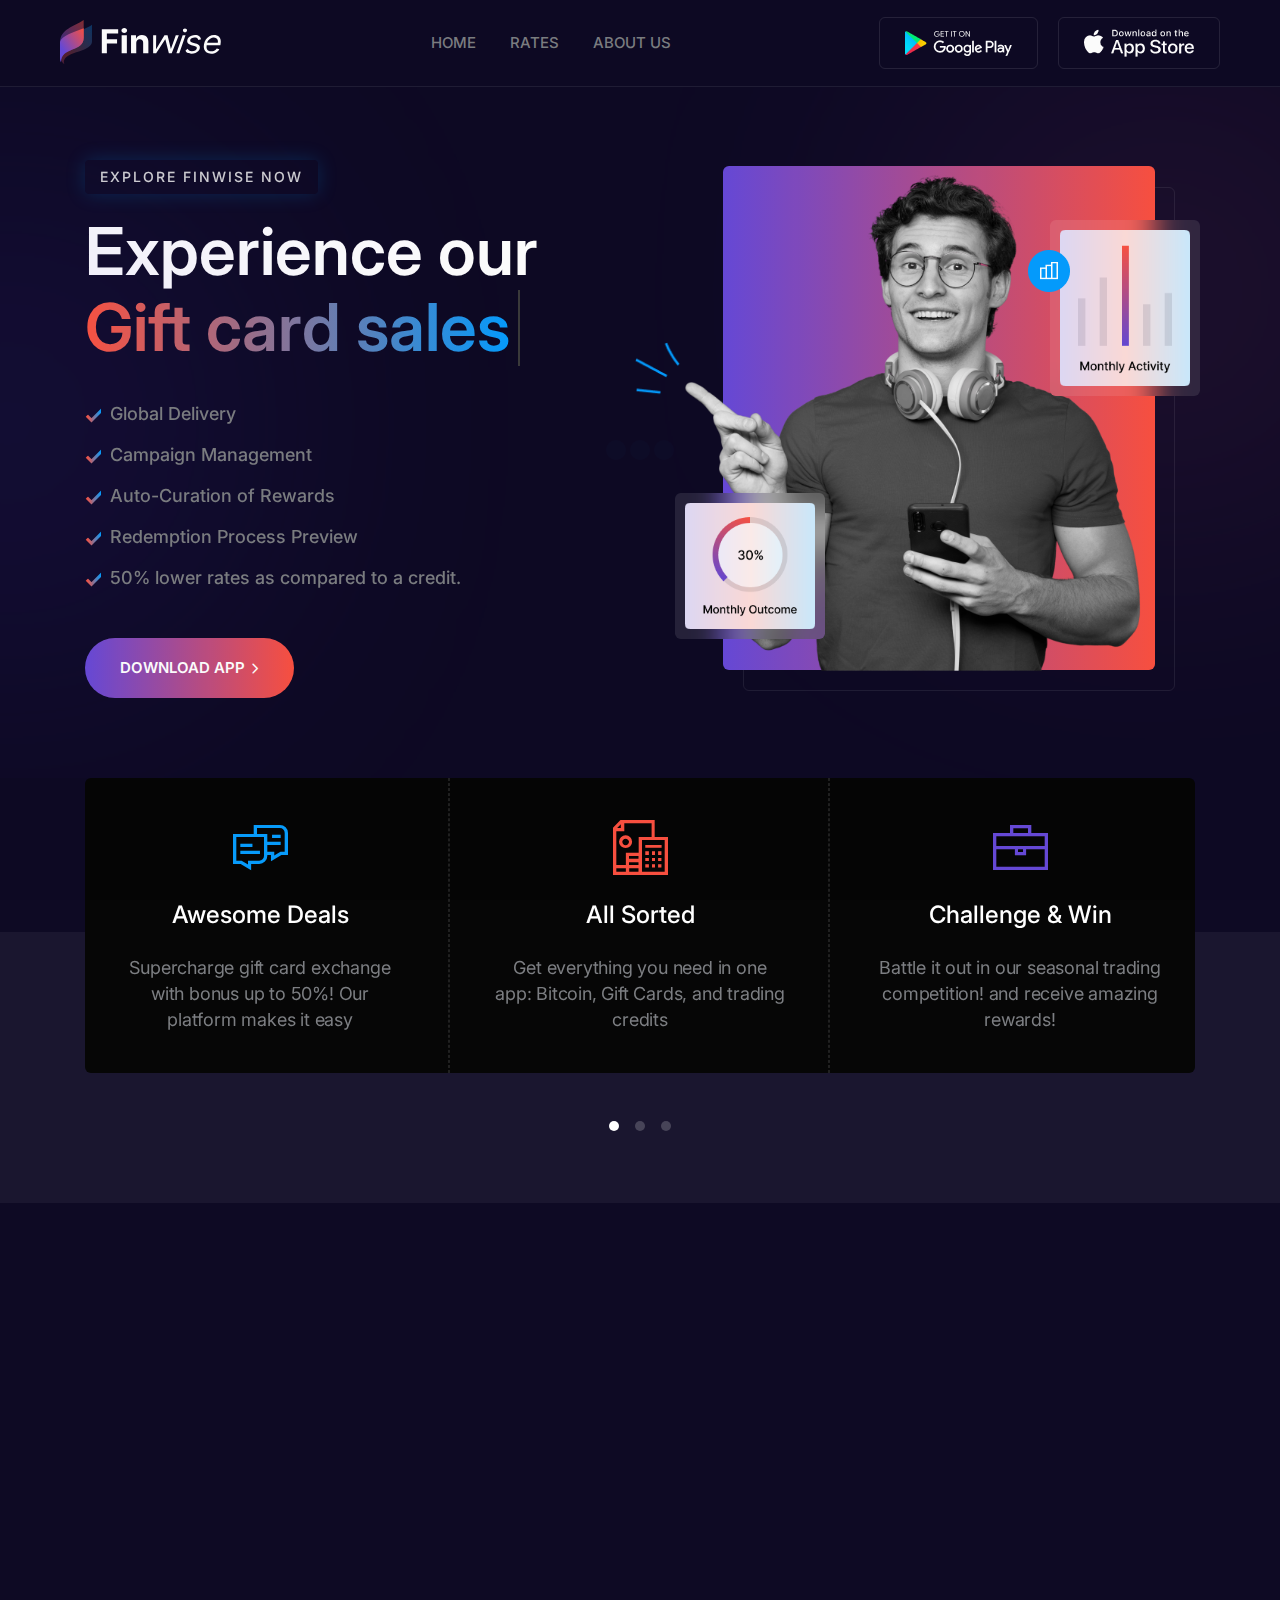
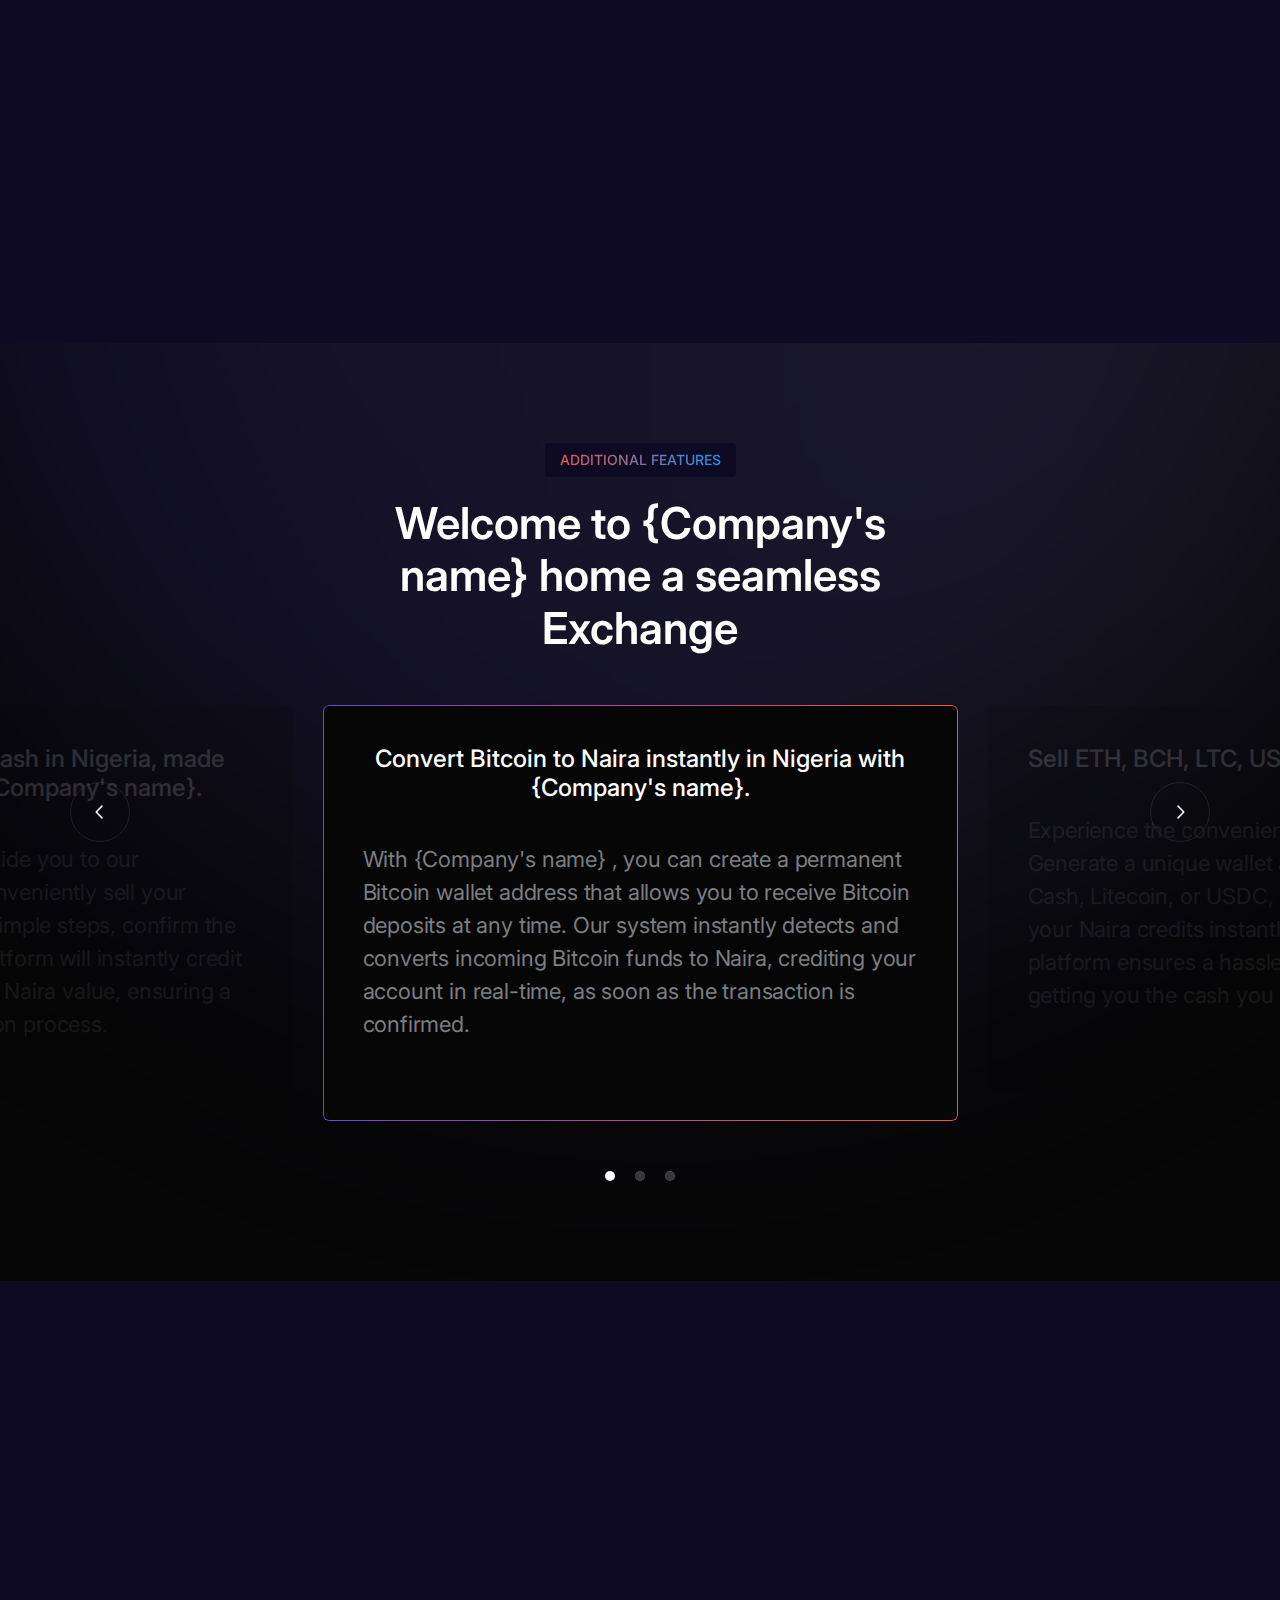
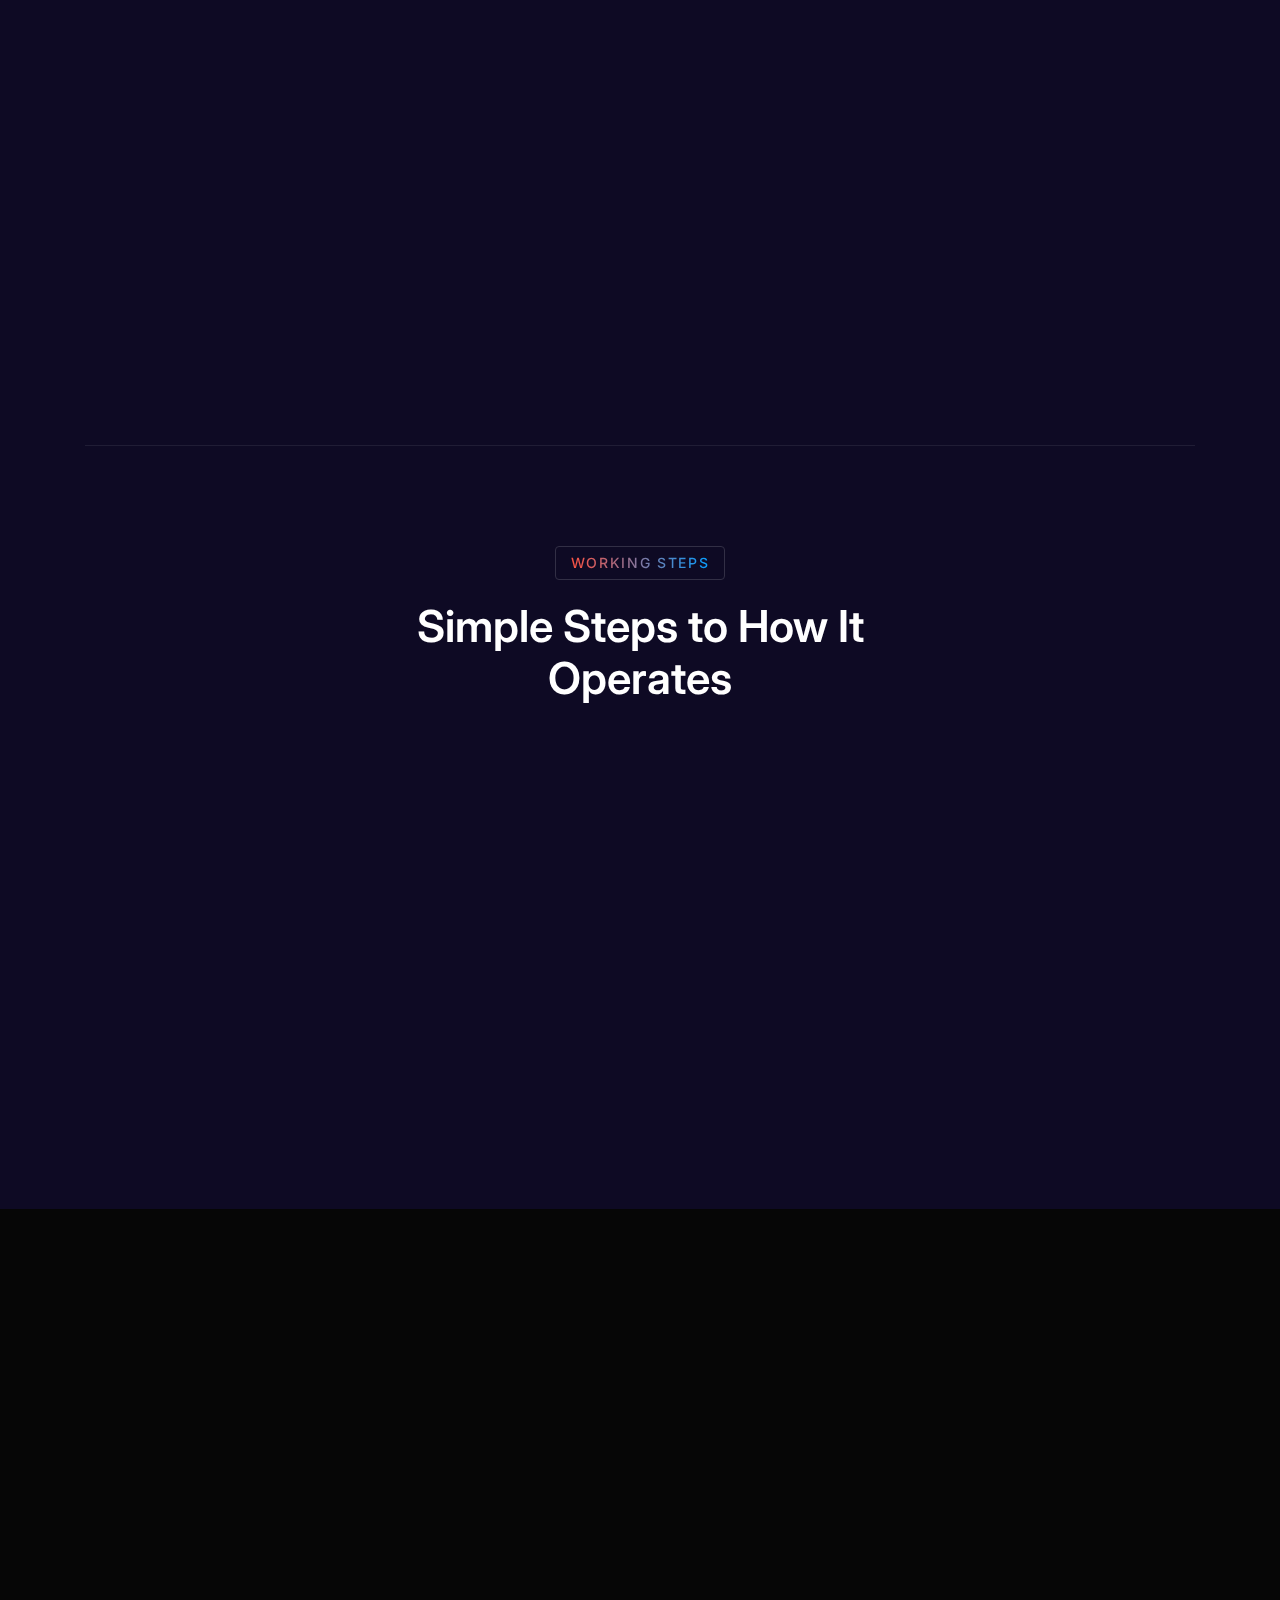
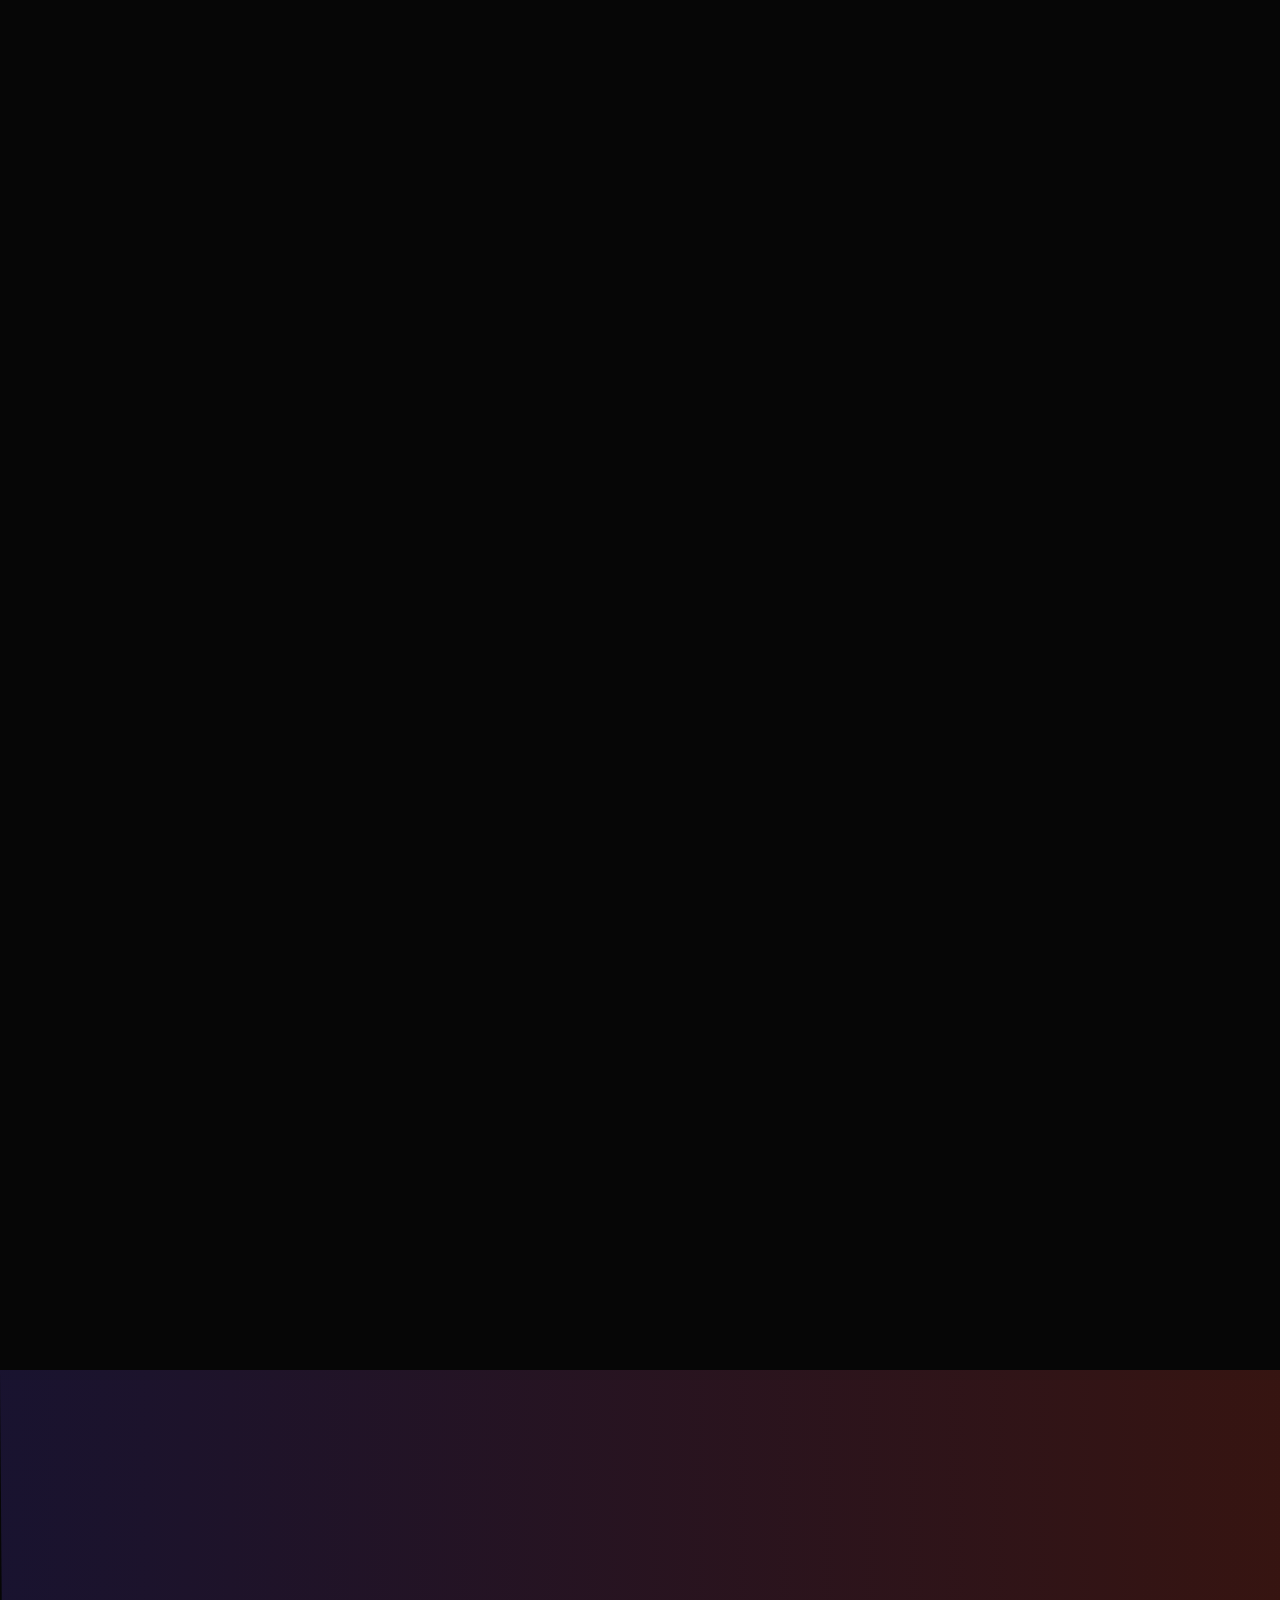
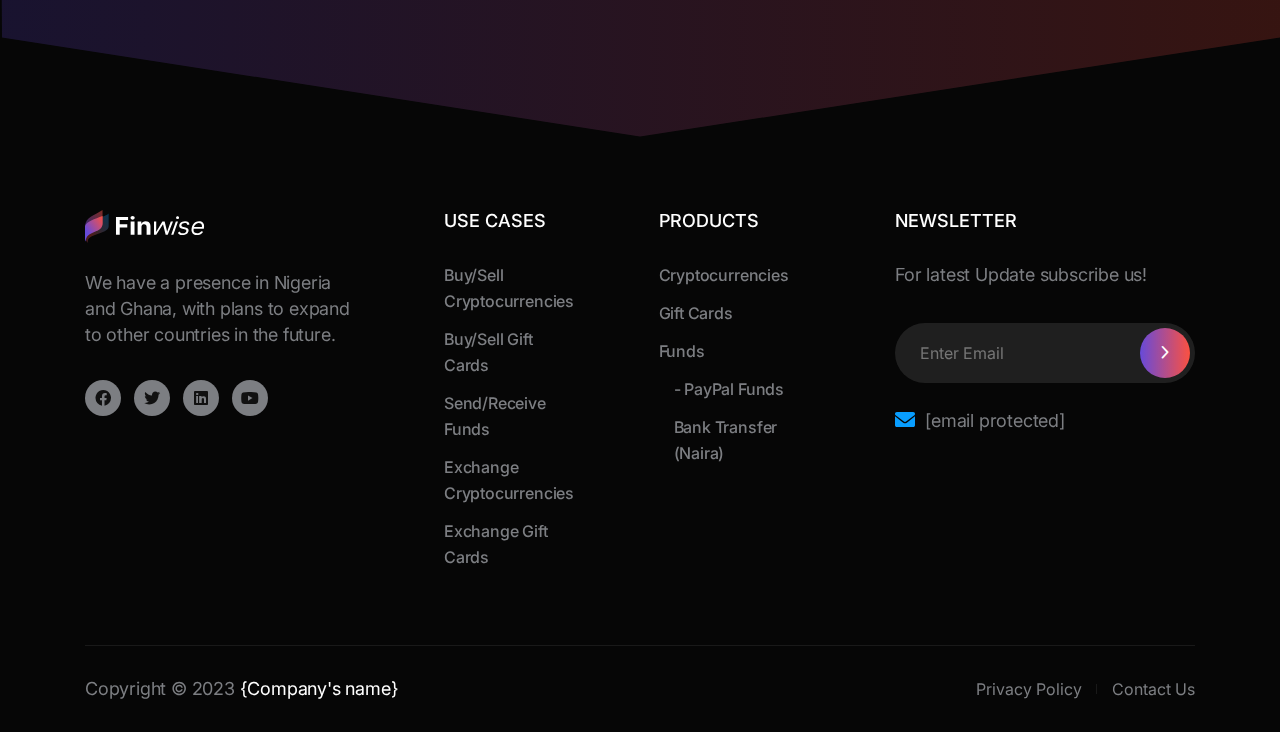
<file: index.html>
<!doctype html>
<html class="no-js" lang="zxx">


<!-- Mirrored from html.bdevs.net/finwise-prev/personal-loan.html by HTTrack Website Copier/3.x [XR&CO'2014], Fri, 07 Jun 2024 18:21:09 GMT -->
<head>
    <meta charset="utf-8">
    <meta http-equiv="x-ua-compatible" content="ie=edge">
    <title>Finwise - Online Banking & Finance HTML5 Template</title>
    <meta name="description" content="">
    <meta name="viewport" content="width=device-width, initial-scale=1">
    <!-- Place favicon.ico in the root directory -->
    <link rel="shortcut icon" type="image/x-icon" href="assets/imgs/favicon.svg">
    <!-- CSS here -->
    <link rel="stylesheet" href="assets/css/vendor/bootstrap.min.css">
    <link rel="stylesheet" href="assets/css/vendor/animate.min.css">
    <link rel="stylesheet" href="assets/css/plugins/swiper.min.css">
    <link rel="stylesheet" href="assets/css/plugins/slick.css">
    <link rel="stylesheet" href="assets/css/vendor/magnific-popup.css">
    <link rel="stylesheet" href="assets/css/vendor/fontawesome-pro.css">
    <link rel="stylesheet" href="assets/css/vendor/flaticon_finwise.css">
    <link rel="stylesheet" href="assets/css/vendor/spacing.css">
    <link rel="stylesheet" href="assets/css/main.css">
</head>

<body>

    <!--[if lte IE 9]>
      <p class="browserupgrade">You are using an <strong>outdated</strong> browser. Please <a href="https://browsehappy.com/">upgrade your browser</a> to improve your experience and security.</p>
      <![endif]-->

    <!-- Preloder start -->
    <div id="preloader">
        <div class="sk-three-bounce">
            <div class="sk-child sk-bounce1"></div>
            <div class="sk-child sk-bounce2"></div>
            <div class="sk-child sk-bounce3"></div>
        </div>
    </div>
    <!-- Preloder start -->

    <!-- Backtotop start -->
    <div class="backtotop-wrap cursor-pointer">
        <svg class="backtotop-circle svg-content" width="100%" height="100%" viewBox="-1 -1 102 102">
            <path d="M50,1 a49,49 0 0,1 0,98 a49,49 0 0,1 0,-98" />
        </svg>
    </div>
    <!-- Backtotop end -->

    <!-- Offcanvas area start -->
    <div class="fix">
        <div class="offcanvas__area">
            <div class="offcanvas__wrapper">
                <div class="offcanvas__content">
                    <div class="offcanvas__top d-flex justify-content-between align-items-center">
                        <div class="offcanvas__logo">
                            <a href="index.html">
                                <img src="assets/imgs/logo/logo-white.svg" alt="logo not found">
                            </a>
                        </div>
                        <div class="offcanvas__close">
                            <button class="offcanvas-close-icon animation--flip">
                                <span class="offcanvas-m-lines">
                              <span class="offcanvas-m-line line--1"></span><span class="offcanvas-m-line line--2"></span><span class="offcanvas-m-line line--3"></span>
                                </span>
                            </button>
                        </div>
                    </div>
                    <div class="mobile-menu fix"></div>
                    <div class="offcanvas__social">
                        <h3 class="offcanvas__title mb-20">Subscribe & Follow</h3>
                        <ul>
                            <li><a href="#"><i class="fab fa-facebook-f"></i></a></li>
                            <li><a href="#"><i class="fab fa-twitter"></i></a></li>
                            <li><a href="#"><i class="fab fa-youtube"></i></a></li>
                            <li><a href="#"><i class="fab fa-linkedin"></i></a></li>
                        </ul>
                    </div>
                    <div class="offcanvas__btn">
                        <div class="header__btn-wrap">
                            <a class="sub__btn sm" href="login.html">Log In</a>
                            <a class="bd-gradient-btn" href="contact.html">Get Started</a>
                        </div>
                    </div>
                </div>
            </div>
        </div>
    </div>
    <div class="offcanvas__overlay"></div>
    <div class="offcanvas__overlay-white"></div>
    <!-- Offcanvas area start -->

     <!-- Header area start -->
     <header>
        <div id="header-sticky" class="header__area header-transparent header-common">
            <div class="container">
                <div class="mega__menu-wrapper p-relative">
                    <div class="header__main">
                        <div class="header__left">
                            <div class="header__logo">
                                <a href="index.html">
                                    <img src="assets/imgs/logo/logo-white.svg" alt="logo not found">
                                </a>
                            </div>
                        </div>
                        <div class="header__middle">
                            <div class="mean__menu-wrapper d-none d-lg-block">
                                <div class="main-menu">
                                    <div class="main-menu">
                                        <nav id="mobile-menu">
                                            <ul>
                                                <li class="has- has-mega-menu">
                                                    <a href="index.html">Home</a>
                                                </li>
                                                <li class="has-mega-menu">
                                                    <a href="rates.html">Rates</a>
                                                </li>
                                                <li class="has-mega-menu">
                                                    <a href="about.html">About Us</a>
                                                </li>
                                            </ul>
                                        </nav>
                                    </div>
                                </div>
                            </div>
                        </div>
                        <div class="header__right">
                            <div class="header__action d-flex align-items-center">
                                <div class="header__btn-wrap d-none d-xl-inline-flex">
                                        <a class="app__download" href="#">
                                            <img src="assets/imgs/app/play-store.png" alt="image not found">
                                        </a>
                                        <a class="app__download" href="#">
                                            <img src="assets/imgs/app/apple-store.png" alt="image not found">
                                        </a>
                                </div>
                                <div class="header__hamburger ml-20 d-xl-none">
                                    <div class="sidebar__toggle">
                                        <a class="bar-icon" href="avascript:void(0)">
                                            <span></span>
                                            <span></span>
                                            <span></span>
                                        </a>
                                    </div>
                                </div>
                                <!-- for wp -->
                                <div class="header__hamburger ml-20 d-none">
                                    <button type="button" class="hamburger-btn offcanvas-open-btn">
                                        <span>01</span>
                                        <span>01</span>
                                        <span>01</span>
                                    </button>
                                </div>
                            </div>
                        </div>
                    </div>
                </div>
            </div>
        </div>
    </header>
    <!-- Header area end -->

    <!-- Body glow start -->
    <div class="glow__area">
        <div class="body__color-glow"></div>
        <div class="body__color-glow glow-2"></div>
    </div>
    <!-- Body glow end -->

    <!-- Body main wrapper start -->
    <main>

        <!-- Banner area start -->
        <section class="banner__area theme-bg-1 banner-3 p-relative z-index-11 fix">
            <div class="banner__glow-3">
                <div class="glow-1"></div>
                <div class="glow-2"></div>
            </div>
            <div class="container">
                <div class="row gy-50 align-items-center">
                    <div class="col-xxl-6 col-xl-6 col-lg-6">
                        <div class="banner__content-3">
                            <span class="banner__sbutitle-3 uppercase mb-20">Explore finwise now</span>
                            <h2 class="cd-headline clip is-full-width banner__title-3">Experience our

                                <br>
                                <span class="cd-words-wrapper">
                           <b class="is-hidden gradient-text-1">User-friendly UI</b>
                           <b class="is-hidden gradient-text-1">Bitcoin sales </b>
                           <b class="is-visible gradient-text-1">Gift card sales </b> 
                          
                           
                         </span>
                            </h2>
                            <div class="info__list">
                                <ul><li>Global Delivery</li>
                                    <li>Campaign Management</li>
                                    <li>Auto-Curation of Rewards</li>
                                    <li>Redemption Process Preview </li>
                                    <li>50% lower rates as compared to a credit.</li>
                                </ul>
                            </div>
                            <div class="btn__wrapper">
                                <a class="bd-gradient-btn" href="contact.html">Download App<span><i class="fa-regular fa-angle-right"></i></span></a>
                            </div>
                        </div>
                    </div>
                    <div class="col-xxl-6 col-xl-6 col-lg-6">
                        <div class="banner__thumb-wrapper-3 p-relative z-index-11">
                            <div class="banner__thumb-3">
                                <img src="assets/imgs/banner/banner-03.png" alt="image not found">
                            </div>
                            <div class="banner__shape-1 d-none d-md-block" data-parallax='{"y": -100, "smoothness": 80}'>
                                <img src="assets/imgs/banner/shapes/banner-shape-1.png" alt="image not found">
                            </div>
                            <div class="banner__shape-2 d-none d-md-block" data-parallax='{"y": -100, "smoothness": 80}'>
                                <img src="assets/imgs/banner/shapes/banner-shape-2.png" alt="image not found">
                                <img class="line" src="assets/imgs/banner/shapes/line.png" alt="image not found">
                            </div>
                            <div class="banner__shape-3 d-none d-md-block">
                                <img src="assets/imgs/banner/shapes/banner-shape-3.png" alt="image not found">
                            </div>
                        </div>
                    </div>
                </div>
            </div>
        </section>
        <!-- Banner area end -->

        <!-- Benefits area start -->
        <div class="benefits__area theme-bg-1 p-relative z-index-11 fix section-space-bottom">
            <div class="benefits__overlay"></div>
            <div class="container">
                <div class="row wow fadeInUp" data-wow-delay=".3s">
                    <div class="col-xxl-12">
                        <div class="benefits__wrapper-box theme-bg-2">
                            <div class="swiper benefits__active">
                                <div class="swiper-wrapper">
                                    <div class="swiper-slide">
                                        <div class="benefits__item text-center p-relative">
                                            <div class="benefits__icon">
                                                <span><i class="flaticon-chat"></i></span>
                                            </div>
                                            <div class="benefits__content">
                                                <h3 class="benefits__title">Awesome Deals</h3>
                                                <p>Supercharge gift card exchange with bonus up to 50%! Our platform makes it easy</p>
                                            </div>
                                        </div>
                                    </div>
                                    <div class="swiper-slide">
                                        <div class="benefits__item is-brick-red text-center p-relative">
                                            <div class="benefits__icon">
                                                <span><i class="flaticon-financial"></i></span>
                                            </div>
                                            <div class="benefits__content">
                                                <h3 class="benefits__title">All Sorted</h3>
                                                <p>Get everything you need in one app: Bitcoin, Gift Cards, and trading credits</p>
                                            </div>
                                        </div>
                                    </div>
                                    <div class="swiper-slide">
                                        <div class="benefits__item is-deep-purple text-center p-relative">
                                            <div class="benefits__icon">
                                                <span><i class="flaticon-briefcase"></i></span>
                                            </div>
                                            <div class="benefits__content">
                                                <h3 class="benefits__title">Challenge & Win</h3>
                                                
                                                <p>Battle it out in our seasonal trading competition!  and receive amazing rewards!</p>
                                            </div>
                                        </div>
                                    </div>
                                </div>
                                <!-- If we need pagination -->
                                <div class="benefits__pagination">
                                    <div class="bd-swiper-dot text-center"></div>
                                </div>
                            </div>
                        </div>
                    </div>
                </div>
            </div>
        </div>
        <!-- Benefits area end -->

        <!-- About area start -->
        <section class="about__area o-xs theme-bg-1 section-space">
            <div class="container">
                <div class="row gy-50 align-items-center">
                    <div class="col-xxl-6 col-xl-6 col-lg-6">
                        <div class="about__wrapper wow fadeInLeft" data-wow-delay=".3s">
                            <div class="about__thumb-2">
                                <img src="assets/imgs/about/about-02.png" alt="image not found">
                            </div>
                        </div>
                    </div>
                    <div class="col-xxl-6 col-xl-6 col-lg-6">
                        <div class="about__content-2 wow fadeInRight" data-wow-delay=".3s">
                            <div class="section__title-wrapper mb-30">
                                <h5 class="section__subtitle-8 mb-20">
                                    <span>{Company's name}</span>
                                </h5>
                                <h2 class="section__title">Seamless Exchange of Bitcoin and Gift Cards</h2>
                            </div>
                            <p>Looking to cash out your Gift Cards in Nigeria? Use {Company's name} for a seamless experience! Searching for the top platform to sell Bitcoin? Our automated system makes it easy to sell on Paxful, Blockchain, CashApp, and other wallets - instantly!</p>
                            <div class="about__counter-wrapper">
                                <div class="about__counter-info">
                                    <div class="about__counter-count">
                                        <h2 class="counter">40</h2><span>K</span>
                                    </div>
                                    <p>Business <br>
                              partener</p>
                                </div>
                                <div class="about__counter-info">
                                    <div class="about__counter-count">
                                        <h2 class="counter">2</h2><span>M</span>
                                    </div>
                                    <p>Active <br>
                              Customer</p>
                                </div>
                            </div>
                            <div class="btn__wrapper">
                                <div class="mobile__app-download">
                                    <a class="app__download" href="#">
                                        <img src="assets/imgs/app/play-store.png" alt="image not found">
                                    </a>
                                    <a class="app__download" href="#">
                                        <img src="assets/imgs/app/apple-store.png" alt="image not found">
                                    </a>
                                </div>
                            </div>
                        </div>
                    </div>
                </div>
            </div>
        </section>
        <!-- About area end -->


         <!-- Feedback area start -->
         <section class="feedback__area section-space p-relative fix">
            <div class="feedback__glow">
                <div class="feedback__glow-1"></div>
            </div>
            <div class="container p-relative">
                <div class="row justify-content-center">
                    <div class="col-xxl-6 col-xl-6 col-lg-6">
                        <div class="section__title-wrapper text-center section__title-space">
                            <span class="section__subtitle-2 uppercase mb-20">Additional features</span>
                            <h2 class="section__title">Welcome to {Company's name} home a seamless Exchange</h2>
                        </div>
                    </div>
                </div>
                <div class="row justify-content-center">
                    <div class="col-xxl-8 col-xl-7 col-lg-6 col-md-10">
                        <div class="feedback__active">
                            <div class="feesback__inner">
                                <div class="feedback__item">
                                    <div class="feedback__content">
                                        <div class="feedback__qote-wrap mb-40 p-relative">
                                            <div class="feedback__qote">
                                                <h3 class="text-center">Convert Bitcoin to Naira instantly in Nigeria with {Company's name}.
                                                </h3>
                                            </div>
                                        </div>
                                        <p>With {Company's name} , you can create a permanent Bitcoin wallet address that allows you to receive Bitcoin deposits at any time. Our system instantly detects and converts incoming Bitcoin funds to Naira, crediting your account in real-time, as soon as the transaction is confirmed.</p>
                                        <div class="feedback__author"></div>
                                    </div>
                                </div>
                            </div>
                            <div class="feesback__inner">
                                <div class="feedback__item">
                                    <div class="feedback__content">
                                        <div class="feedback__qote-wrap mb-40 p-relative">
                                            <div class="feedback__qote">
                                                <h3 class="text-center"> Sell ETH, BCH, LTC, USDC & get Naira instantly!
                                                </h3>
                                            </div>
                                        </div>
                                        <p>Experience the convenience of LoadNG Universal! Generate a unique wallet address for Ethereum, Bitcoin Cash, Litecoin, or USDC, send the coins, and receive your Naira credits instantly. Our secure and reliable platform ensures a hassle-free transaction process, getting you the cash you need quickly and efficiently</p>
                                        <div class="feedback__author"></div>
                                    </div>
                                </div>
                            </div>
                            <div class="feesback__inner">
                                <div class="feedback__item">
                                    <div class="feedback__content">
                                        <div class="feedback__qote-wrap mb-40 p-relative">
                                            <div>
                                                <h3 class="text-center">Convert your Bitcoin to cash in Nigeria, made easy and efficient by {Company's name}.
                                                </h3>
                                            </div>
                                        </div>
                                        <p>Sign up and our system will guide you to our application, where you can conveniently sell your Bitcoin in Nigeria. With a few simple steps, confirm the transaction and our secure platform will instantly credit your wallet with the equivalent Naira value, ensuring a smooth and efficient conversion process.</p>
                                        <div class="feedback__author"></div>
                                    </div>
                                </div>
                            </div>
                        </div>
                    </div>
                </div>
                <div class="feedback__navigation d-none d-lg-block"></div>
            </div>
        </section>
        <!-- Feedback area end -->

        <!-- Trusted area start -->
        <section class="about__area o-xs theme-bg-1 section-space">
            <div class="container">
                <div class="row gy-50 align-items-center wow fadeInLeft animated" data-wow-delay=".3s">
                    <div class="col-xxl-6 col-xl-6 col-lg-6">
                        <div class="trusted__thumb-wrapper p-relative">
                            <div class="trusted__thumb">
                                <img src="assets/imgs/trusted/trusted-thumb.png" alt="image not found">
                            </div>
                            <div class="trusted__card">
                                <img src="assets/imgs/trusted/trusted-card.png" alt="image not found">
                            </div>
                        </div>
                    </div>
                    <div class="col-xxl-6 col-xl-6 col-lg-6">
                        <div class="trusted__content wow fadeInRight animated" data-wow-delay=".3s">
                            <div class="section__title-wrapper mb-35">
                                <h5 class="section__subtitle-8 mb-20">
                                    <span>Most Trusted</span>
                                </h5>
                                <h2 class="section__title">Why You should choose us  </h2>
                            </div>
                            <p>{Company's name} offers a secure, hassle-free experience with instant Naira payment, state-of-the-art encryption, a user-friendly interface, and transparent transactions. Trade gift cards effortlessly with our reliable platform and dedicated support team.</p>
                            <div class="info__list">
                                <ul>
                                    <li>Instant payment</li>
                                    <li>transparent transactions</li>
                                </ul>
                            </div>
                            <div class="trusted__meta">
                                <a class="bd-gradient-btn" href="service-details.html">Know More<span><i class="fa-regular fa-angle-right"></i></span></a>
                                <div class="trusted__meta-thumb">
                                    <img src="assets/imgs/icons/trustpilot.png" alt="image not found">
                                </div>
                            </div>
                        </div>
                    </div>
                </div>
            </div>
        </section>
        <!-- Trusted area end -->

        <!-- Section devider -->
        <div class="section__devider theme-bg-1">
            <div class="container">
                <hr>
            </div>
        </div>

        <!-- Working step area start -->
        <section class="work__step-area theme-bg-1 section-space">
            <div class="container">
                <div class="row justify-content-center section__title-space">
                    <div class="col-xxl-6 col-xl-6 col-lg-6 col-md-8">
                        <div class="section__title-wrapper text-center">
                            <h5 class="section__subtitle-8 mb-20">
                                <span>Working Steps</span>
                            </h5>
                            <h2 class="section__title">Simple Steps to How It Operates</h2>
                        </div>
                    </div>
                </div>
                <div class="row wow fadeInUp" data-wow-delay=".3s">
                    <div class="col-xxl-12">
                        <div class="work__steps-main">
                            <div class="row g-5">
                                <div class="col-xxl-4 col-xl-4 col-lg-4">
                                    <div class="working__step-item text-center">
                                        <div class="working__step-round">
                                            <span>01</span>
                                        </div>
                                        <div class="working__step-content">
                                            <h3>Sign up now</h3>
                                            <p>Get started today by registering for a free {Company's name} account, and discover a world of convenience</p>
                                        </div>
                                    </div>
                                </div>
                                <div class="col-xxl-4 col-xl-4 col-lg-4">
                                    <div class="working__step-item is-mainly-red text-center">
                                        <div class="working__step-round">
                                            <span>02</span>
                                        </div>
                                        <div class="working__step-content">
                                            <h3>Redeem gift card now!</h3>
                                            <p>Enter gift card details for instant verification! We'll then show you the equivalent value in cash or cryptocurrency</p>
                                        </div>
                                    </div>
                                </div>
                                <div class="col-xxl-4 col-xl-4 col-lg-4">
                                    <div class="working__step-item is-mainly-blue text-center">
                                        <div class="working__step-round">
                                            <span>03</span>
                                        </div>
                                        <div class="working__step-content">
                                            <h3> instant redemption  </h3>
                                            <p>Once gift card is verified, the equivalent value in Naira will be credited to your {Company's name} account instantly, withdrawal or use</p>
                                        </div>
                                    </div>
                                </div>
                            </div>
                        </div>
                    </div>
                </div>
            </div>
        </section>
        <!-- Working step area end -->

        <!-- Feedback area start -->
        <section class="feedback__area fix section-space">
            <div class="container p-relative">
                <div class="row gy-50 wow fadeInUp" data-wow-delay=".5s">
                    <div class="col-xxl-4 col-xl-5 col-lg-5">
                        <div class="testimaonial__intro">
                            <div class="section__title-wrapper mb-25">
                                <h5 class="section__subtitle-8 mb-20">
                                    <span>Testimonials</span>
                                </h5>
                                <h2 class="section__title">Read our Clients Feedback</h2>
                            </div>
                            <p>Don't just take our word for it - here's what our users think:</p>
                            <div class="btn__wrapper">
                                <a class="bd-gradient-btn" href="about.html">Know More<span><i class="fa-regular fa-angle-right"></i></span></a>
                            </div>
                        </div>
                    </div>
                    <div class="col-xxl-8 col-xl-7 col-lg-7">
                        <div class="swiper feedback__active-2">
                            <div class="swiper-wrapper">
                                <div class="swiper-slide">
                                    <div class="feedback__item-2 p-relative">
                                        <div class="feedback__content-2">
                                            <div class="feedback__author-2">
                                                <div class="feedback__author-thumb-2">
                                                    <img src="assets/imgs/user/John.jpg" alt="image not found">
                                                </div>
                                                <div class="feedback__author-info">
                                                    <h4>E John D.</h4>
                                                </div>
                                                <div class="testimonial__reating">
                                                    <i class="fa-solid fa-star"></i>
                                                    <i class="fa-solid fa-star"></i>
                                                    <i class="fa-solid fa-star"></i>
                                                    <i class="fa-solid fa-star"></i>
                                                    <i class="fa-solid fa-star"></i>
                                                </div>
                                            </div>
                                            <p>I was blown away by the ease of selling my Bitcoin on this platform! The process was seamless, and the support team was top-notch, answering all my questions and putting my mind at ease. I was able to cash out quickly and easily - a huge relief! The whole experience was stress-free, and I appreciated the constant updates on the status of my transaction.</p>
                                        </div>
                                        <div class="feedback__quote">
                                            <svg width="150" height="115" viewBox="0 0 150 115" fill="none" xmlns="http://www.w3.org/2000/svg">
                                                <path opacity="0.06" d="M136.517 9.30147C144.944 18.6029 150 28.75 150 45.6618C150 75.2573 128.933 101.471 99.4382 115L91.8539 104.007C119.663 88.7868 125.562 69.3382 127.247 56.6544C123.034 59.1912 117.135 60.0368 111.236 59.1912C96.0674 57.5 84.2697 45.6618 84.2697 29.5956C84.2697 21.9853 87.6405 14.375 92.6966 8.45588C98.5955 2.53676 105.337 0 113.764 0C123.034 0 131.461 4.22794 136.517 9.30147ZM52.2472 9.30147C60.6742 18.6029 65.7303 28.75 65.7303 45.6618C65.7303 75.2573 44.6629 101.471 15.1685 115L7.58427 104.007C35.3933 88.7868 41.2921 69.3382 42.9775 56.6544C38.764 59.1912 32.8652 60.0368 26.9663 59.1912C11.7978 57.5 0 44.8162 0 29.5956C0 21.9853 3.37079 14.375 8.42697 8.45588C14.3258 2.53676 21.0674 0 29.4944 0C38.764 0 47.191 4.22794 52.2472 9.30147Z" fill="white" />
                                            </svg>
                                        </div>
                                    </div>
                                </div>
                                <div class="swiper-slide">
                                    <div class="feedback__item-2 p-relative">
                                        <div class="feedback__content-2">
                                            <div class="feedback__author-2">
                                                <div class="feedback__author-thumb-2">
                                                    <img src="assets/imgs/user/Sarah.jpg" alt="image not found">
                                                </div>
                                                <div class="feedback__author-info">
                                                    <h4> Sarah K.</h4>
                                                </div>
                                                <div class="testimonial__reating">
                                                    <i class="fa-solid fa-star"></i>
                                                    <i class="fa-solid fa-star"></i>
                                                    <i class="fa-solid fa-star"></i>
                                                    <i class="fa-solid fa-star"></i>
                                                    <i class="fa-solid fa-star"></i>
                                                </div>
                                            </div>
                                            <p>I've never had a smooth experience with gift card exchanges until I found this company. They truly care about their customers, and their dedication shows in every aspect of their service. From the user-friendly platform to the prompt support, I'm thoroughly impressed! The rates are competitive, and the process is straightforward - I've already recommended them to friends and family.</p>
                                        </div>
                                        <div class="feedback__quote">
                                            <svg width="150" height="115" viewBox="0 0 150 115" fill="none" xmlns="http://www.w3.org/2000/svg">
                                                <path opacity="0.06" d="M136.517 9.30147C144.944 18.6029 150 28.75 150 45.6618C150 75.2573 128.933 101.471 99.4382 115L91.8539 104.007C119.663 88.7868 125.562 69.3382 127.247 56.6544C123.034 59.1912 117.135 60.0368 111.236 59.1912C96.0674 57.5 84.2697 45.6618 84.2697 29.5956C84.2697 21.9853 87.6405 14.375 92.6966 8.45588C98.5955 2.53676 105.337 0 113.764 0C123.034 0 131.461 4.22794 136.517 9.30147ZM52.2472 9.30147C60.6742 18.6029 65.7303 28.75 65.7303 45.6618C65.7303 75.2573 44.6629 101.471 15.1685 115L7.58427 104.007C35.3933 88.7868 41.2921 69.3382 42.9775 56.6544C38.764 59.1912 32.8652 60.0368 26.9663 59.1912C11.7978 57.5 0 44.8162 0 29.5956C0 21.9853 3.37079 14.375 8.42697 8.45588C14.3258 2.53676 21.0674 0 29.4944 0C38.764 0 47.191 4.22794 52.2472 9.30147Z" fill="white" />
                                            </svg>
                                        </div>
                                    </div>
                                </div>
                                <div class="swiper-slide">
                                    <div class="feedback__item-2 p-relative">
                                        <div class="feedback__content-2">
                                            <div class="feedback__author-2">
                                                <div class="feedback__author-thumb-2">
                                                    <img src="assets/imgs/user/Mark.jpg" alt="image not found">
                                                </div>
                                                <div class="feedback__author-info">
                                                    <h4> Mark Z</h4>
                                                </div>
                                                <div class="testimonial__reating">
                                                    <i class="fa-solid fa-star"></i>
                                                    <i class="fa-solid fa-star"></i>
                                                    <i class="fa-solid fa-star"></i>
                                                    <i class="fa-solid fa-star"></i>
                                                    <i class="fa-solid fa-star"></i>
                                                </div>
                                            </div>
                                            <p>I was skeptical at first, but the company's automated system made it easy to cash out my Bitcoin. The whole process was quick, secure, and hassle-free - I'll definitely be back! The peace of mind I got from their reliable service is priceless. I was able to track my transaction every step of the way, and the support team was always available to answer my questions.</p>
                                        </div>
                                        <div class="feedback__quote">
                                            <svg width="150" height="115" viewBox="0 0 150 115" fill="none" xmlns="http://www.w3.org/2000/svg">
                                                <path opacity="0.06" d="M136.517 9.30147C144.944 18.6029 150 28.75 150 45.6618C150 75.2573 128.933 101.471 99.4382 115L91.8539 104.007C119.663 88.7868 125.562 69.3382 127.247 56.6544C123.034 59.1912 117.135 60.0368 111.236 59.1912C96.0674 57.5 84.2697 45.6618 84.2697 29.5956C84.2697 21.9853 87.6405 14.375 92.6966 8.45588C98.5955 2.53676 105.337 0 113.764 0C123.034 0 131.461 4.22794 136.517 9.30147ZM52.2472 9.30147C60.6742 18.6029 65.7303 28.75 65.7303 45.6618C65.7303 75.2573 44.6629 101.471 15.1685 115L7.58427 104.007C35.3933 88.7868 41.2921 69.3382 42.9775 56.6544C38.764 59.1912 32.8652 60.0368 26.9663 59.1912C11.7978 57.5 0 44.8162 0 29.5956C0 21.9853 3.37079 14.375 8.42697 8.45588C14.3258 2.53676 21.0674 0 29.4944 0C38.764 0 47.191 4.22794 52.2472 9.30147Z" fill="white" />
                                            </svg>
                                        </div>
                                    </div>
                                </div>
                                <div class="swiper-slide">
                                    <div class="feedback__item-2 p-relative">
                                        <div class="feedback__content-2">
                                            <div class="feedback__author-2">
                                                <div class="feedback__author-thumb-2">
                                                    <img src="assets/imgs/user/Emily.jpg" alt="image not found">
                                                </div>
                                                <div class="feedback__author-info">
                                                    <h4> Emily W.</h4>
                                                </div>
                                                <div class="testimonial__reating">
                                                    <i class="fa-solid fa-star"></i>
                                                    <i class="fa-solid fa-star"></i>
                                                    <i class="fa-solid fa-star"></i>
                                                    <i class="fa-solid fa-star"></i>
                                                    <i class="fa-solid fa-star"></i>
                                                </div>
                                            </div>
                                            <p>Their gift card exchange rates are the best I've seen, and the transaction process is incredibly straightforward. I'll never use anyone else - this company has earned my loyalty! Their competitive rates and excellent service have saved me so much time and stress. I've tried other platforms before, but none compare to the level of service I receive here.</p>
                                        </div>
                                        <div class="feedback__quote">
                                            <svg width="150" height="115" viewBox="0 0 150 115" fill="none" xmlns="http://www.w3.org/2000/svg">
                                                <path opacity="0.06" d="M136.517 9.30147C144.944 18.6029 150 28.75 150 45.6618C150 75.2573 128.933 101.471 99.4382 115L91.8539 104.007C119.663 88.7868 125.562 69.3382 127.247 56.6544C123.034 59.1912 117.135 60.0368 111.236 59.1912C96.0674 57.5 84.2697 45.6618 84.2697 29.5956C84.2697 21.9853 87.6405 14.375 92.6966 8.45588C98.5955 2.53676 105.337 0 113.764 0C123.034 0 131.461 4.22794 136.517 9.30147ZM52.2472 9.30147C60.6742 18.6029 65.7303 28.75 65.7303 45.6618C65.7303 75.2573 44.6629 101.471 15.1685 115L7.58427 104.007C35.3933 88.7868 41.2921 69.3382 42.9775 56.6544C38.764 59.1912 32.8652 60.0368 26.9663 59.1912C11.7978 57.5 0 44.8162 0 29.5956C0 21.9853 3.37079 14.375 8.42697 8.45588C14.3258 2.53676 21.0674 0 29.4944 0C38.764 0 47.191 4.22794 52.2472 9.30147Z" fill="white" />
                                            </svg>
                                        </div>
                                    </div>
                                </div>
                                <div class="swiper-slide">
                                    <div class="feedback__item-2 p-relative">
                                        <div class="feedback__content-2">
                                            <div class="feedback__author-2">
                                                <div class="feedback__author-thumb-2">
                                                    <img src="assets/imgs/user/David.jpg" alt="image not found">
                                                </div>
                                                <div class="feedback__author-info">
                                                    <h4>David O.</h4>
                                                </div>
                                                <div class="testimonial__reating">
                                                    <i class="fa-solid fa-star"></i>
                                                    <i class="fa-solid fa-star"></i>
                                                    <i class="fa-solid fa-star"></i>
                                                    <i class="fa-solid fa-star"></i>
                                                    <i class="fa-solid fa-star"></i>
                                                </div>
                                            </div>
                                            <p>I had a small issue with my transaction, but the support team resolved it quickly and professionally. Great service, and I appreciate their dedication to customer satisfaction! They went above and beyond to ensure I was happy, and the issue was resolved in no time. I'm so grateful for their help.</p>
                                        </div>
                                        <div class="feedback__quote">
                                            <svg width="150" height="115" viewBox="0 0 150 115" fill="none" xmlns="http://www.w3.org/2000/svg">
                                                <path opacity="0.06" d="M136.517 9.30147C144.944 18.6029 150 28.75 150 45.6618C150 75.2573 128.933 101.471 99.4382 115L91.8539 104.007C119.663 88.7868 125.562 69.3382 127.247 56.6544C123.034 59.1912 117.135 60.0368 111.236 59.1912C96.0674 57.5 84.2697 45.6618 84.2697 29.5956C84.2697 21.9853 87.6405 14.375 92.6966 8.45588C98.5955 2.53676 105.337 0 113.764 0C123.034 0 131.461 4.22794 136.517 9.30147ZM52.2472 9.30147C60.6742 18.6029 65.7303 28.75 65.7303 45.6618C65.7303 75.2573 44.6629 101.471 15.1685 115L7.58427 104.007C35.3933 88.7868 41.2921 69.3382 42.9775 56.6544C38.764 59.1912 32.8652 60.0368 26.9663 59.1912C11.7978 57.5 0 44.8162 0 29.5956C0 21.9853 3.37079 14.375 8.42697 8.45588C14.3258 2.53676 21.0674 0 29.4944 0C38.764 0 47.191 4.22794 52.2472 9.30147Z" fill="white" />
                                            </svg>
                                        </div>
                                    </div>
                                </div>
                                <div class="swiper-slide">
                                    <div class="feedback__item-2 p-relative">
                                        <div class="feedback__content-2">
                                            <div class="feedback__author-2">
                                                <div class="feedback__author-thumb-2">
                                                    <img src="assets/imgs/user/Tom.jpg" alt="image not found">
                                                </div>
                                                <div class="feedback__author-info">
                                                    <h4> Tom S.</h4>
                                                </div>
                                                <div class="testimonial__reating">
                                                    <i class="fa-solid fa-star"></i>
                                                    <i class="fa-solid fa-star"></i>
                                                    <i class="fa-solid fa-star"></i>
                                                    <i class="fa-solid fa-star"></i>
                                                    <i class="fa-solid fa-star"></i>
                                                </div>
                                            </div>
                                            <p>This company has exceeded my expectations in every way. Their service is exceptional, their support team is outstanding, and I'm a customer for life - thank you! I've never felt more secure and supported in my transactions - they truly care about their customers. I've already recommended them to everyone I know, and I'm confident they'll have the same great experience I did. </p>
                                        </div>
                                        <div class="feedback__quote">
                                            <svg width="150" height="115" viewBox="0 0 150 115" fill="none" xmlns="http://www.w3.org/2000/svg">
                                                <path opacity="0.06" d="M136.517 9.30147C144.944 18.6029 150 28.75 150 45.6618C150 75.2573 128.933 101.471 99.4382 115L91.8539 104.007C119.663 88.7868 125.562 69.3382 127.247 56.6544C123.034 59.1912 117.135 60.0368 111.236 59.1912C96.0674 57.5 84.2697 45.6618 84.2697 29.5956C84.2697 21.9853 87.6405 14.375 92.6966 8.45588C98.5955 2.53676 105.337 0 113.764 0C123.034 0 131.461 4.22794 136.517 9.30147ZM52.2472 9.30147C60.6742 18.6029 65.7303 28.75 65.7303 45.6618C65.7303 75.2573 44.6629 101.471 15.1685 115L7.58427 104.007C35.3933 88.7868 41.2921 69.3382 42.9775 56.6544C38.764 59.1912 32.8652 60.0368 26.9663 59.1912C11.7978 57.5 0 44.8162 0 29.5956C0 21.9853 3.37079 14.375 8.42697 8.45588C14.3258 2.53676 21.0674 0 29.4944 0C38.764 0 47.191 4.22794 52.2472 9.30147Z" fill="white" />
                                            </svg>
                                        </div>
                                    </div>
                                </div>
                                <div class="swiper-slide">
                                    <div class="feedback__item-2 p-relative">
                                        <div class="feedback__content-2">
                                            <div class="feedback__author-2">
                                                <div class="feedback__author-thumb-2">
                                                    <img src="assets/imgs/user/Rachel.jpg" alt="image not found">
                                                </div>
                                                <div class="feedback__author-info">
                                                    <h4> Rachel T.</h4>
                                                </div>
                                                <div class="testimonial__reating">
                                                    <i class="fa-solid fa-star"></i>
                                                    <i class="fa-solid fa-star"></i>
                                                    <i class="fa-solid fa-star"></i>
                                                    <i class="fa-solid fa-star"></i>
                                                    <i class="fa-solid fa-star"></i>
                                                </div>
                                            </div>
                                            <p>I've tried several platforms, but this one is the most reliable and efficient. The automation is impressive, and the support team is top-notch - five stars isn't enough! I've saved so much time and hassle by switching to this company, and I'm so glad I made the switch. Their service is truly exceptional.</p>
                                        </div>
                                        <div class="feedback__quote">
                                            <svg width="150" height="115" viewBox="0 0 150 115" fill="none" xmlns="http://www.w3.org/2000/svg">
                                                <path opacity="0.06" d="M136.517 9.30147C144.944 18.6029 150 28.75 150 45.6618C150 75.2573 128.933 101.471 99.4382 115L91.8539 104.007C119.663 88.7868 125.562 69.3382 127.247 56.6544C123.034 59.1912 117.135 60.0368 111.236 59.1912C96.0674 57.5 84.2697 45.6618 84.2697 29.5956C84.2697 21.9853 87.6405 14.375 92.6966 8.45588C98.5955 2.53676 105.337 0 113.764 0C123.034 0 131.461 4.22794 136.517 9.30147ZM52.2472 9.30147C60.6742 18.6029 65.7303 28.75 65.7303 45.6618C65.7303 75.2573 44.6629 101.471 15.1685 115L7.58427 104.007C35.3933 88.7868 41.2921 69.3382 42.9775 56.6544C38.764 59.1912 32.8652 60.0368 26.9663 59.1912C11.7978 57.5 0 44.8162 0 29.5956C0 21.9853 3.37079 14.375 8.42697 8.45588C14.3258 2.53676 21.0674 0 29.4944 0C38.764 0 47.191 4.22794 52.2472 9.30147Z" fill="white" />
                                            </svg>
                                        </div>
                                    </div>
                                </div>
                            </div>
                            <!-- If we need navigation buttons -->
                            <div class="feedback__navigation-2 justify-content-md-end">
                                <button class="feedback__button-prev-2"><i class="fa-regular fa-angle-left"></i></button>
                                <button class="feedback__button-next-2"><i class="fa-regular fa-angle-right"></i></button>
                            </div>
                        </div>
                    </div>
                </div>
            </div>
        </section>
        <!-- Feedback area end -->

        <!-- FAQ area start -->
        <section class="faq__area section-space-top space-20">
            <div class="container">
                <div class="row gy-50 wow fadeInUp" data-wow-delay=".3s">
                    <div class="col-xxl-5 col-xl-5 col-lg-6">
                        <div class="faq__content">
                            <div class="section__title-wrapper">
                                <span class="section__subtitle uppercase mb-20">Read faq</span>
                                <h2 class="section__title mb-20">Frequently Asked Questions</h2>
                                <p class="mb-0">Lorem ipsum dolor sit amet consectetur adipisci elit Ut massa mi. Aliquam in hendrerit.</p>
                                <div class="btn__wrapper">
                                    <a class="bd-gradient-btn" href="#">Know More<span><i class="fa-regular fa-angle-right"></i></span></a>
                                </div>
                            </div>
                        </div>
                    </div>
                    <div class="col-xxl-7 col-xl-7 col-lg-6">
                        <div class="bd__faq">
                            <div class="accordion" id="accordionExample">
                                <div class="accordion-item">
                                    <h2 class="accordion-header" id="headingTwo">
                                        <button class="accordion-button collapsed" type="button" data-bs-toggle="collapse" data-bs-target="#collapseTwo" aria-expanded="false" aria-controls="collapseTwo">
                                            How Do I sign up for a account in {Company's name}
                                        </button>
                                    </h2>
                                    <div id="collapseTwo" class="accordion-collapse collapse" aria-labelledby="headingTwo" data-bs-parent="#accordionExample">
                                        <div class="accordion-body">
                                            <p>Getting started is easy! You can sign up for an account by clicking the 'Login' button on our website, or by downloading our mobile app from the App Store or Google Play Store. Either way, you'll be able to create a new account and start enjoying our services in no time - it's quick, simple, and convenient!</p>
                                        </div>
                                    </div>
                                </div>
                                <div class="accordion-item">
                                    <h2 class="accordion-header" id="headingOne">
                                        <button class="accordion-button" type="button" data-bs-toggle="collapse" data-bs-target="#collapseOne" aria-expanded="true" aria-controls="collapseOne">
                                            How do I start?
                                        </button>
                                    </h2>
                                    <div id="collapseOne" class="accordion-collapse collapse show" aria-labelledby="headingOne" data-bs-parent="#accordionExample">
                                        <div class="accordion-body">
                                            <p>Ready to start trading? Just click the 'Start Trading' button and you'll be connected with our representative in a chat window. From there, you can inquire about our current rates and seamlessly exchange your gift cards in real-time - it's quick, easy, and hassle-free!</p>
                                        </div>
                                    </div>
                                </div>
                                <div class="accordion-item">
                                    <h2 class="accordion-header" id="headingFour">
                                        <button class="accordion-button collapsed" type="button" data-bs-toggle="collapse" data-bs-target="#collapseFour" aria-expanded="false" aria-controls="collapseFour">
                                            When can I expect to receive my funds?                                        
                                        </button>
                                    </h2>
                                    <div id="collapseFour" class="accordion-collapse collapse" aria-labelledby="headingFour" data-bs-parent="#accordionExample">
                                        <div class="accordion-body">
                                            <p>Upon successful redemption of your gift card, our system initiates an instantaneous payment release. Funds are typically credited to your account in under 60 seconds, unless external factors such as bank network congestion or technical issues arise. Our cutting-edge infrastructure ensures rapid processing, enabling swift access to your funds in real-time.</p>
                                        </div>
                                    </div>
                                </div>
                                <div class="accordion-item">
                                    <h2 class="accordion-header" id="headingSix">
                                        <button class="accordion-button collapsed" type="button" data-bs-toggle="collapse" data-bs-target="#collapseSix" aria-expanded="false" aria-controls="collapseSix">
                                            What guarantees can you provide to establish your credibility and earn my trust?                                      
                                        </button>
                                    </h2>
                                    <div id="collapseSix" class="accordion-collapse collapse" aria-labelledby="headingSix" data-bs-parent="#accordionExample">
                                        <div class="accordion-body">
                                            <p>Our new customers often ask about trust, and rightfully so. Let us put your mind at ease. With a proven track record of integrity and exceptional service, we've built a loyal client base since 2018. Our commitment to transparency and excellence has earned us a stellar reputation. Experience the difference for yourself - join us today and discover a refreshing approach to trading, built on trust, reliability, and outstanding customer care."</p>
                                        </div>
                                    </div>
                                </div>
                                <div class="accordion-item">
                                    <h2 class="accordion-header" id="headingThree">
                                        <button class="accordion-button collapsed" type="button" data-bs-toggle="collapse" data-bs-target="#collapseThree" aria-expanded="false" aria-controls="collapseThree">
                                            What methods can I use to receive my funds?
                                        </button>
                                    </h2>
                                    <div id="collapseThree" class="accordion-collapse collapse" aria-labelledby="headingThree" data-bs-parent="#accordionExample">
                                        <div class="accordion-body">
                                            <p>Enjoy flexible cashout options with us! We provide bank transfers in both Nigerian Naira (NGN) and Ghanaian Cedis (GHS), allowing you to select the currency that best fits your needs. Whichever you choose, you'll benefit from a fast and convenient cashout experience - your money, your way!</p>
                                        </div>
                                    </div>
                                </div>
                            </div>
                        </div>
                    </div>
                </div>
            </div>
        </section>
        <!-- FAQ area end -->

        <div class="welcone-bg p-relative z-index-11">
            <!-- welcome area start -->
            <!-- <div class="welcome__area">
                <div class="container">
                    <div class="row">
                        <div class="col-xxl-12">
                            <div class="welcome__wrapper p-relative">
                                <div class="welcome__thumb-bg">
                                </div>
                                <div class="welcome__app">
                                    <img src="assets/imgs/bg/welcome-app.png" alt="image not found">
                                </div>
                            </div>
                        </div>
                    </div>
                </div>
            </div> -->
            <!-- welcome area end -->


            <!-- Mobile app area start -->
        <section class="mobile__app-area p-relative z-index-11">
            <div class="container">
                <div class="row wow fadeInUp" data-wow-delay=".3s">
                    <div class="col-xxl-12">
                        <div class="mobile__app-wrapper">
                            <div class="mobile__app-grid">
                                <div class="mobile__app-thumb-wrapper">
                                    <div class="mobile__app-thumb">
                                        <img src="assets/imgs/app/app-01.png" alt="image not found">
                                    </div>
                                    <div class="mobile__app-thumb">
                                        <img src="assets/imgs/app/app-02.png" alt="image not found">
                                    </div>
                                </div>
                                <div class="mobile__app-content">
                                    <div class="section__title-wrapper is-white">
                                        <h2 class="section__title mb-25">Download Our Investment Mobile App Now!</h2>
                                    </div>
                                    <p class="bd-text-white">Lorem ipsum dolor sit amet consectetur adipiscing elit Ut et</p>
                                    <div class="mobile__app-download">
                                        <a class="app__download" href="#">
                                            <img src="assets/imgs/app/play-store.png" alt="image not found">
                                        </a>
                                        <a class="app__download" href="#">
                                            <img src="assets/imgs/app/apple-store.png" alt="image not found">
                                        </a>
                                    </div>
                                </div>
                            </div>
                        </div>
                    </div>
                </div>
            </div>
        
        <!-- Mobile app area end -->


            <!-- Contact area start -->
           <!-- <section class="contact__area">
                <div class="container">
                    <div class="contact__main-wrapper">
                        <div class="row gy-50">
                            <div class="col-xxl-5 col-xl-6 col-lg-6">
                                <div class="contact__content-2">
                                    <div class="section__title-wrapper is-black mb-20">
                                        <h2 class="section__title">Read our Clients Feedback</h2>
                                    </div>
                                    <p>Lorem ipsum dolor sit amet consectetur adipiscing elit Ut et massa mi</p>
                                    <div class="contact__info-wrapper">
                                        <div class="footer__contact-info-item">
                                            <div class="footer__contact-info-icon">
                                                <span><i class="fa-solid fa-envelope"></i></span>
                                            </div>
                                            <div class="footer__contact-info-content">
                                                <p data-info="mail"><a href="https://html.bdevs.net/cdn-cgi/l/email-protection#d1b9b4bdbdbe91b7b8bfa6b8a2b4ffb2bebc"><span class="__cf_email__" data-cfemail="640c0108080b24020d0a130d17014a070b09">[email&#160;protected]</span></a></p>
                                            </div>
                                        </div>
                                        <div class="footer__contact-info-item">
                                            <div class="footer__contact-info-icon">
                                                <span><i class="fa-solid fa-phone"></i></span>
                                            </div>
                                            <div class="footer__contact-info-content">
                                                <p><a href="tel:90652-74101">(510) 90652-74101</a></p>
                                            </div>
                                        </div>
                                        <div class="footer__contact-info-item">
                                            <div class="footer__contact-info-icon">
                                                <span><i class="fa-sharp fa-solid fa-location-dot"></i></span>
                                            </div>
                                            <div class="footer__contact-info-content">
                                                <div class="contact__social-wrapper">
                                                    <div class="footer__contact-info-content">
                                                        <p>
                                                            <a href="https://www.google.com/maps/place/New+York,+NY,+USA/@40.6976637,-74.1197638,11z/data=!3m1!4b1!4m6!3m5!1s0x89c24fa5d33f083b:0xc80b8f06e177fe62!8m2!3d40.7127753!4d-74.0059728!16zL20vMDJfMjg2" target="_blank">
                                                                5095 Telegraph Ave,Oakland
                                                            </a>
                                                        </p>
                                                    </div>
                                                </div>
                                            </div>
                                        </div>
                                    </div>
                                </div>
                            </div>
                            <div class="col-xxl-7 col-xl-6 col-lg-6">
                                <div class="contact__form">
                                    <form id="contact-form" action="https://html.bdevs.net/finwise-prev/assets/mail.php" method="POST">
                                        <div class="row">
                                            <div class="col-xxl-6 col-xl-6 col-lg-6">
                                                <div class="contact__input-2">
                                                    <input type="text" placeholder="Enter Name">
                                                </div>
                                            </div>
                                            <div class="col-xxl-6 col-xl-6 col-lg-6">
                                                <div class="contact__input-2">
                                                    <input type="text" placeholder="Enter Email">
                                                </div>
                                            </div>
                                            <div class="col-xxl-12 col-xl-12 col-lg-12">
                                                <div class="contact__input-2">
                                                    <textarea name="message" placeholder="Your message"></textarea>
                                                </div>
                                            </div>
                                            <div class="col-xxl-12 col-xl-12 col-lg-12">
                                                <div class="contact__button">
                                                    <button type="submit" class="bd-gradient-btn">Submit Now<span><i class="fa-regular fa-angle-right"></i></span></button>
                                                </div>
                                            </div>
                                        </div>
                                    </form>
                                </div>
                            </div>
                        </div>
                    </div>
                </div>
            </section>  -->
            <!-- Contact area end -->
        </section>
        </div>

    </main>
    <!-- Body main wrapper end -->

        <!-- Footer area start -->
        <footer>
            <section class="footer__area-common">
                <div class="container">
                    <div class="footer__main">
                        <div class="footer__grid">
                            <div class="footer__widget">
                                <div class="footer__logo mb-25">
                                    <a href="index.html">
                                        <img src="assets/imgs/logo/logo-white.svg" alt="logo not found">
                                    </a>
                                </div>
                                <div class="footer__content">
                                    <p>We have a presence in Nigeria and Ghana, with plans to expand to other countries in the future.
                                    </p>
                                    <div class="footer__social">
                                        <a href="#"><i class="fa-brands fa-facebook"></i></a>
                                        <a href="#"><i class="fa-brands fa-twitter"></i></a>
                                        <a href="#"><i class="fa-brands fa-linkedin"></i></a>
                                        <a href="#"><i class="fa-brands fa-youtube"></i></a>
                                    </div>
                                </div>
                            </div>
                            <div class="footer__widget">
                                <div class="footer__widget-title">
                                    <h5>Use Cases</h5>
                                </div>
                                <div class="footer__link">
                                    <ul>
                                        <li><a href="rates.html">Buy/Sell Cryptocurrencies
                                        </a></li>
                                        <li><a href="rates.html">Buy/Sell Gift Cards
                                        </a></li>
                                        <li><a href="rates.html">Send/Receive Funds
                                        </a></li>
                                        <li><a href="rates.html">Exchange Cryptocurrencies
                                        </a></li>
                                        <li><a href="rates.html">Exchange Gift Cards
                                        </a></li>
                                    </ul>
                                </div>
                            </div>
                            <div class="footer__widget">
                                <div class="footer__widget-title">
                                    <h5>Products</h5>
                                </div>
                                <div class="footer__link">
                                    <ul>
                                        <li><a href="#">Cryptocurrencies </a></li>
                                        <li><a href="#">Gift Cards</a></li>
                                        <li><a href="#">Funds</a>
                                        </li>
                                        <li>
                                            <ul class="ms-4">
                                                <li><a href="#">- PayPal Funds
                                                </a></li>
                                                <li><a href="#">Bank Transfer (Naira)</a></li>
                                            </ul>
                                        </li>
                                    </ul>
                                </div>
                            </div>
                            <div class="footer__widget">
                                <div class="footer__widget-title">
                                    <h5>Newsletter</h5>
                                </div>
                                <div class="footer__newsletter">
                                    <p>For latest Update subscribe us!</p>
                                    <form action="https://html.bdevs.net/finwise-prev/assets/mail.php" method="POST">
                                        <div class="footer__newsletter-from mb-25">
                                            <div class="footer__newsletter-input p-relative">
                                                <input type="text" placeholder="Enter Email">
                                                <button class="footer__round-btn" type="submit"><i class="fa-regular fa-angle-right"></i></button>
                                            </div>
                                        </div>
                                    </form>
                                </div>
                                <div class="footer__short-info">
                                    <div class="info-icon">
                                        <span><i class="fa-solid fa-envelope"></i></span>
                                    </div>
                                    <div class="info-content">
                                        <p><a href="https://html.bdevs.net/cdn-cgi/l/email-protection#335b565f5f5c73555a5d445a40561d505c5e"><span class="__cf_email__" data-cfemail="d5bdb0b9b9ba95b3bcbba2bca6b0fbb6bab8">[email&#160;protected]</span></a></p>
                                    </div>
                                </div>
                            </div>
                        </div>
                    </div>
                    <div class="footer__bottom">
                        <div class="footer__copyright">
                            <p>Copyright © 2023 <a href="#">{Company's name}</a></p>
                        </div>
                        <div class="footer__conditions">
                            <ul>
                                <li><a href="#">Privacy Policy</a></li>
                                <li><a href="#">Contact Us</a></li>
                            </ul>
                        </div>
                    </div>
                </div>
            </section>
        </footer>
        <!-- Footer area end -->

    <!-- JS here -->
    <script data-cfasync="false" src="https://html.bdevs.net/cdn-cgi/scripts/5c5dd728/cloudflare-static/email-decode.min.js"></script><script src="assets/js/vendor/jquery-3.6.0.min.js"></script>
    <script src="assets/js/plugins/waypoints.min.js"></script>
    <script src="assets/js/vendor/bootstrap.bundle.min.js"></script>
    <script src="assets/js/plugins/meanmenu.min.js"></script>
    <script src="assets/js/plugins/swiper.min.js"></script>
    <script src="assets/js/plugins/slick.min.js"></script>
    <script src="assets/js/plugins/wow.js"></script>
    <script src="assets/js/vendor/magnific-popup.min.js"></script>
    <script src="assets/js/vendor/type.js"></script>
    <script src="assets/js/plugins/counterup.js"></script>
    <script src="assets/js/plugins/nice-select.min.js"></script>
    <script src="assets/js/vendor/jquery-ui.min.js"></script>
    <script src="assets/js/plugins/parallax-scroll.js"></script>
    <script src="assets/js/vendor/ajax-form.js"></script>
    <script src="assets/js/main.js"></script>
</body>


<!-- Mirrored from html.bdevs.net/finwise-prev/personal-loan.html by HTTrack Website Copier/3.x [XR&CO'2014], Fri, 07 Jun 2024 18:23:05 GMT -->
</html>
</file>
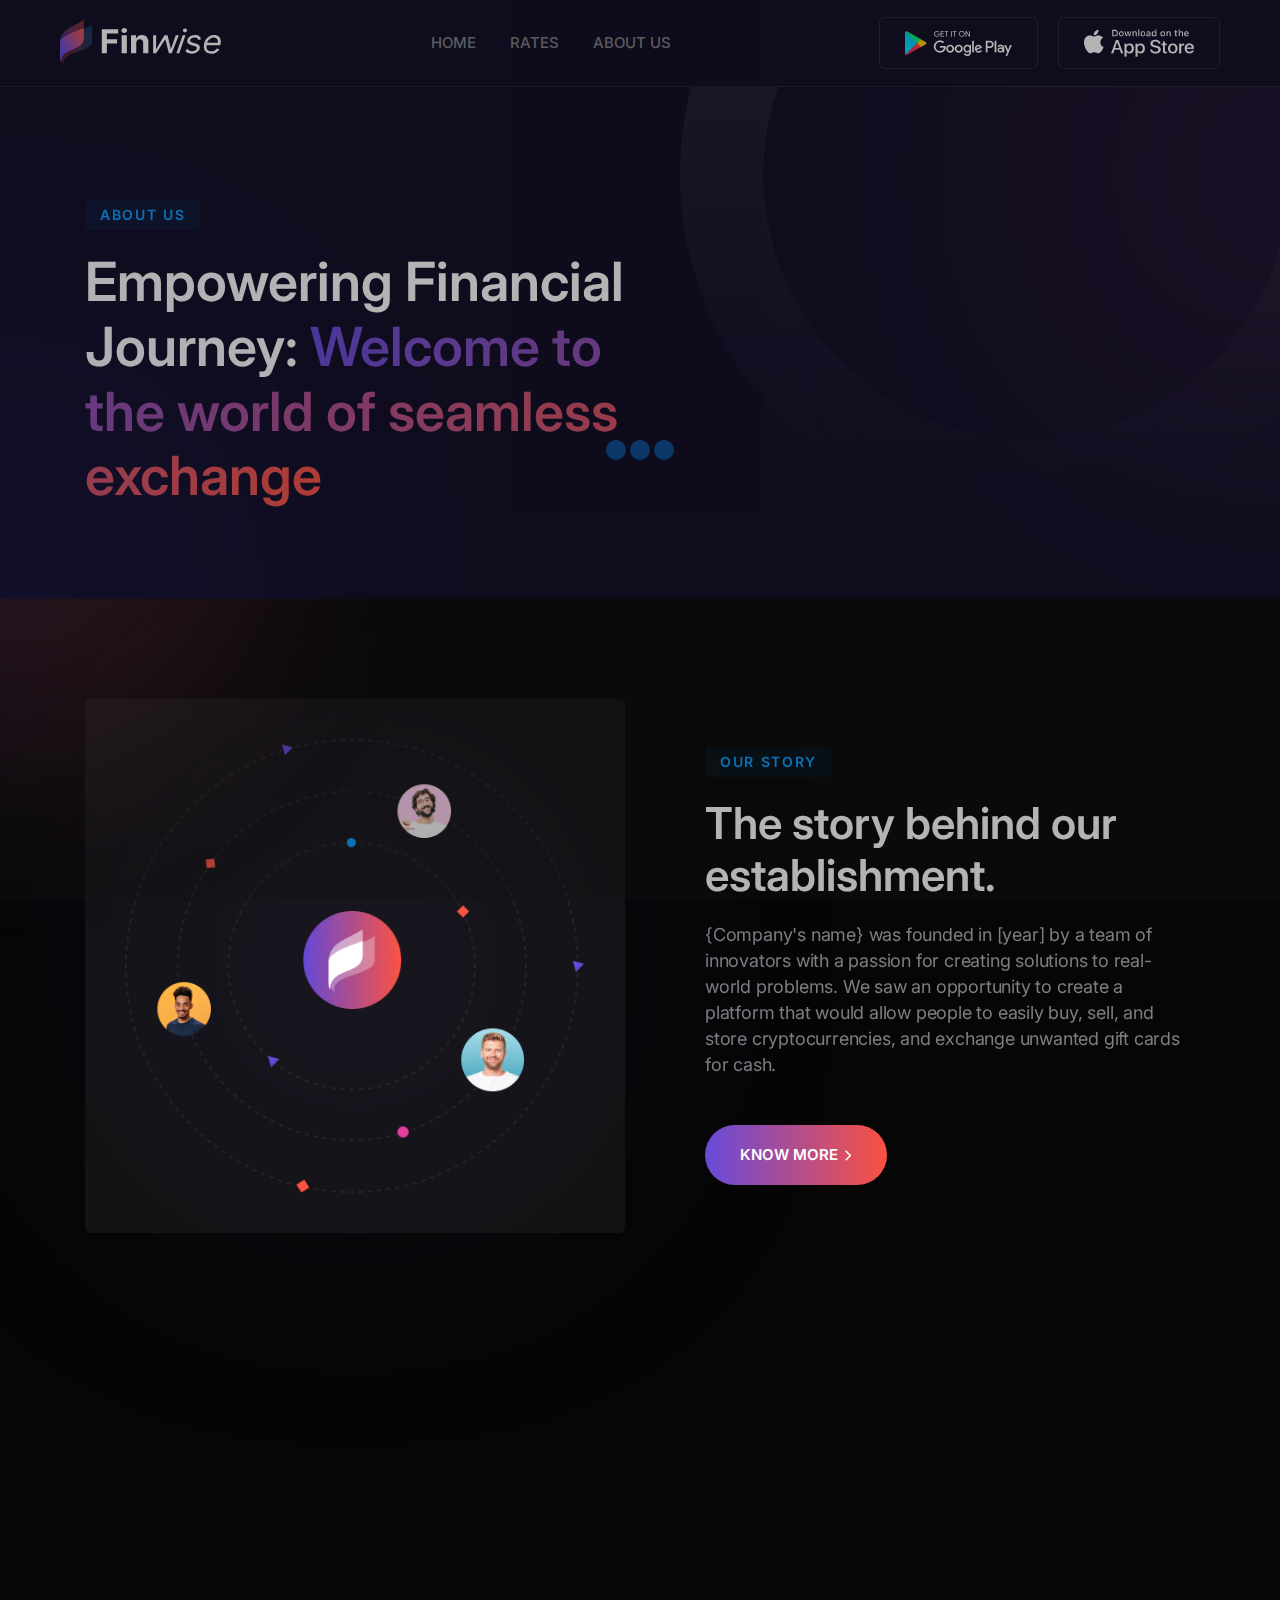
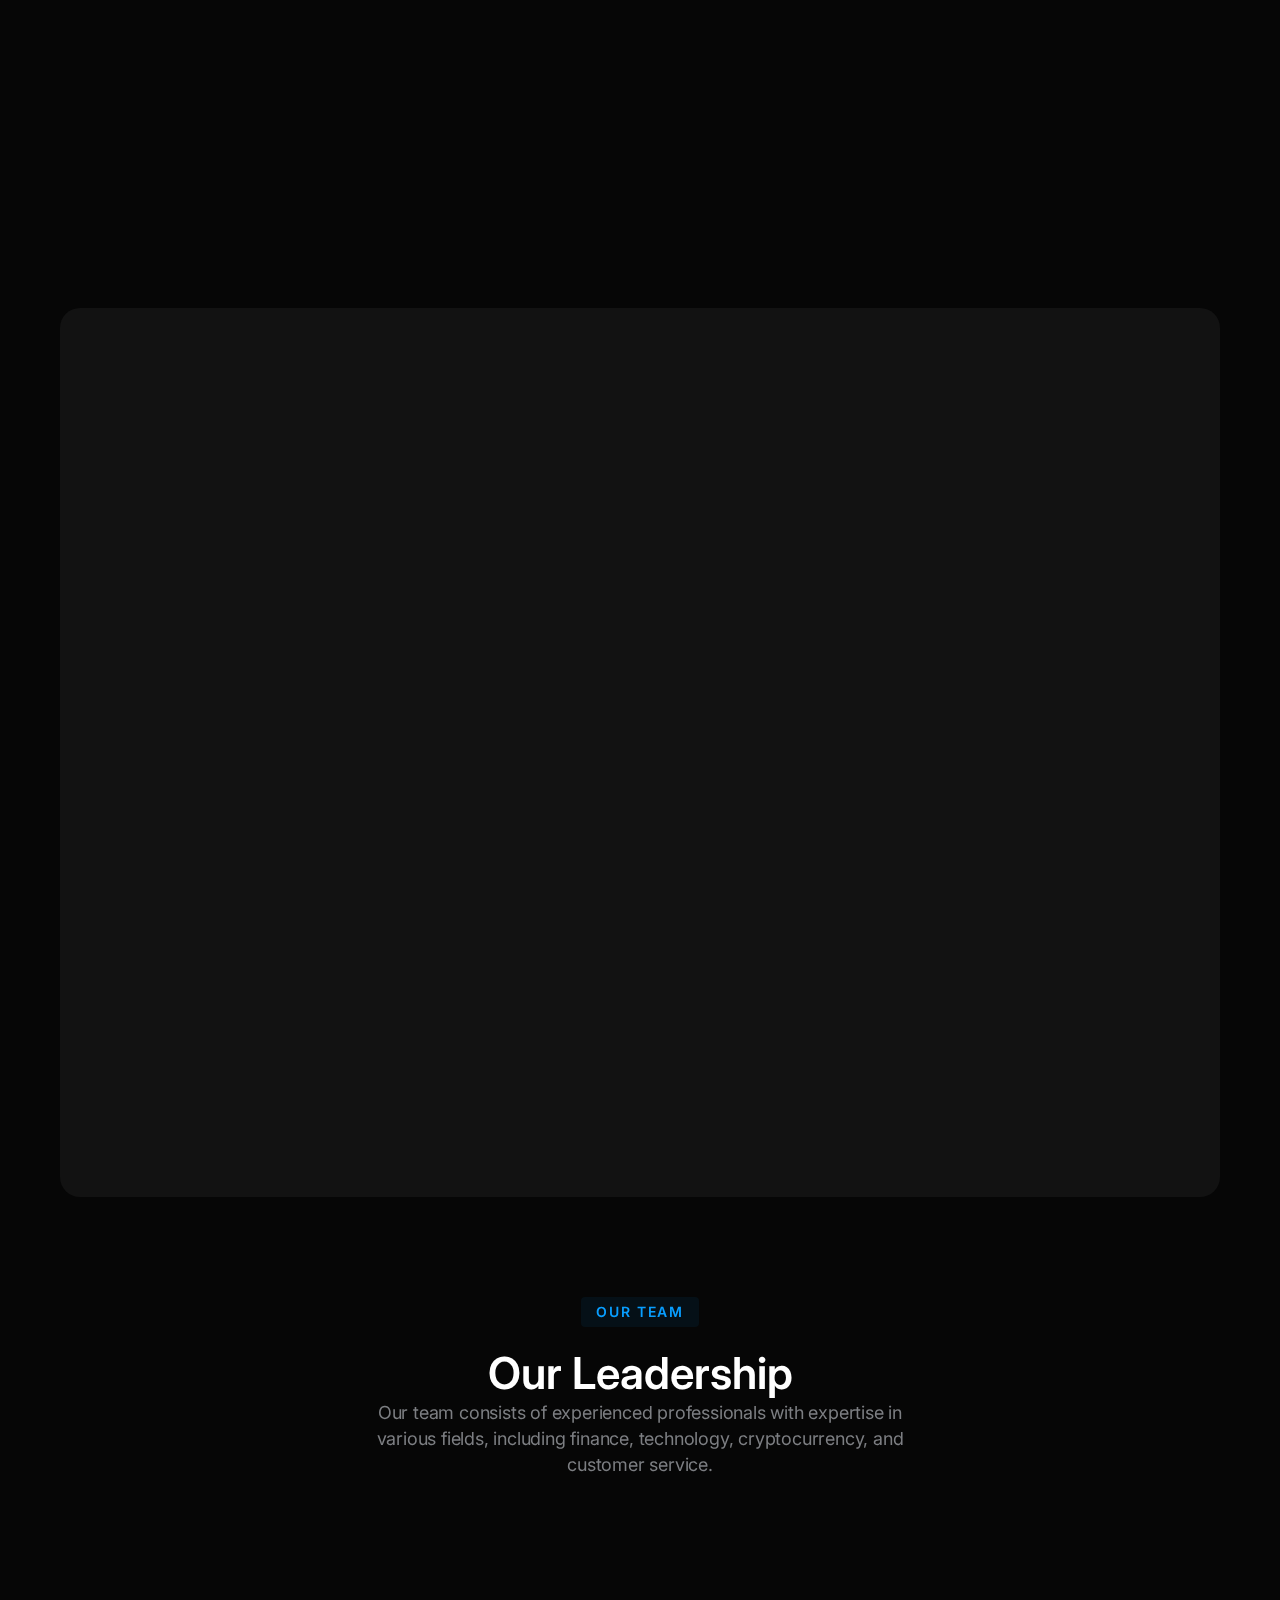
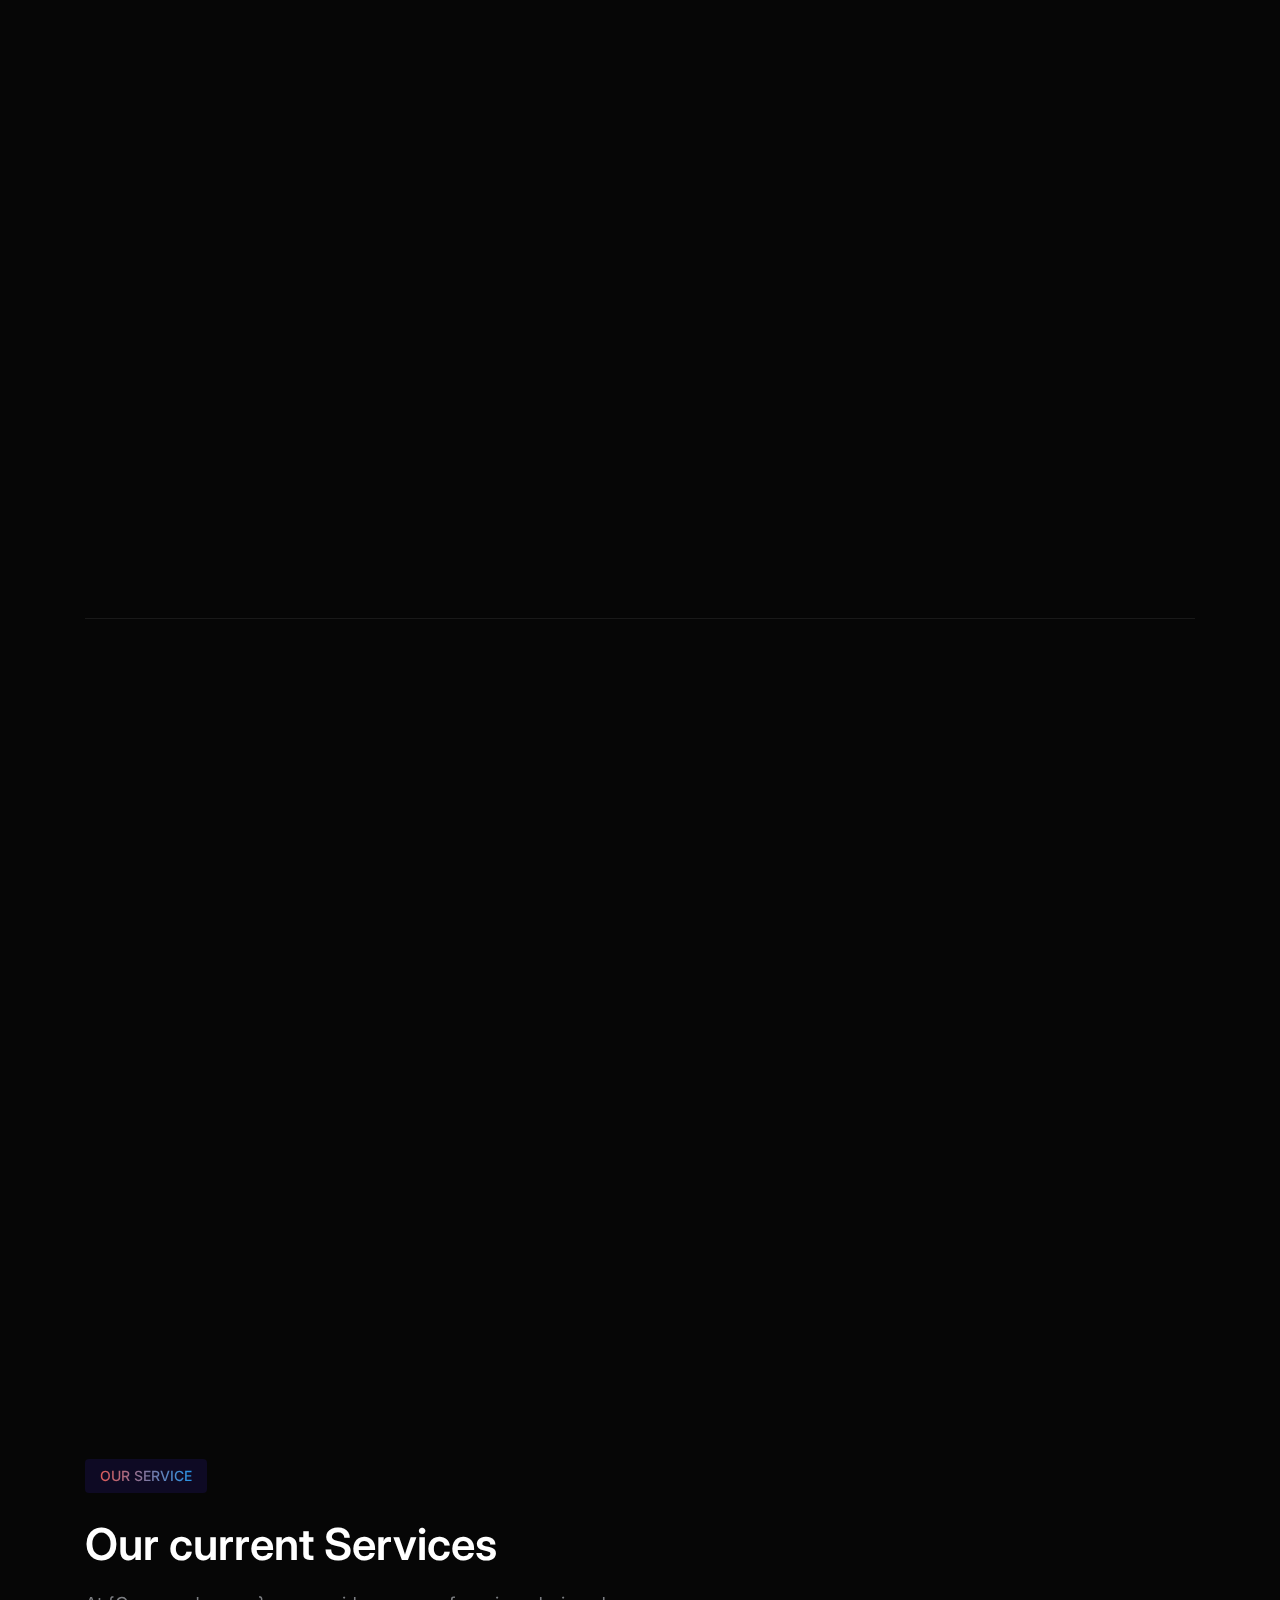
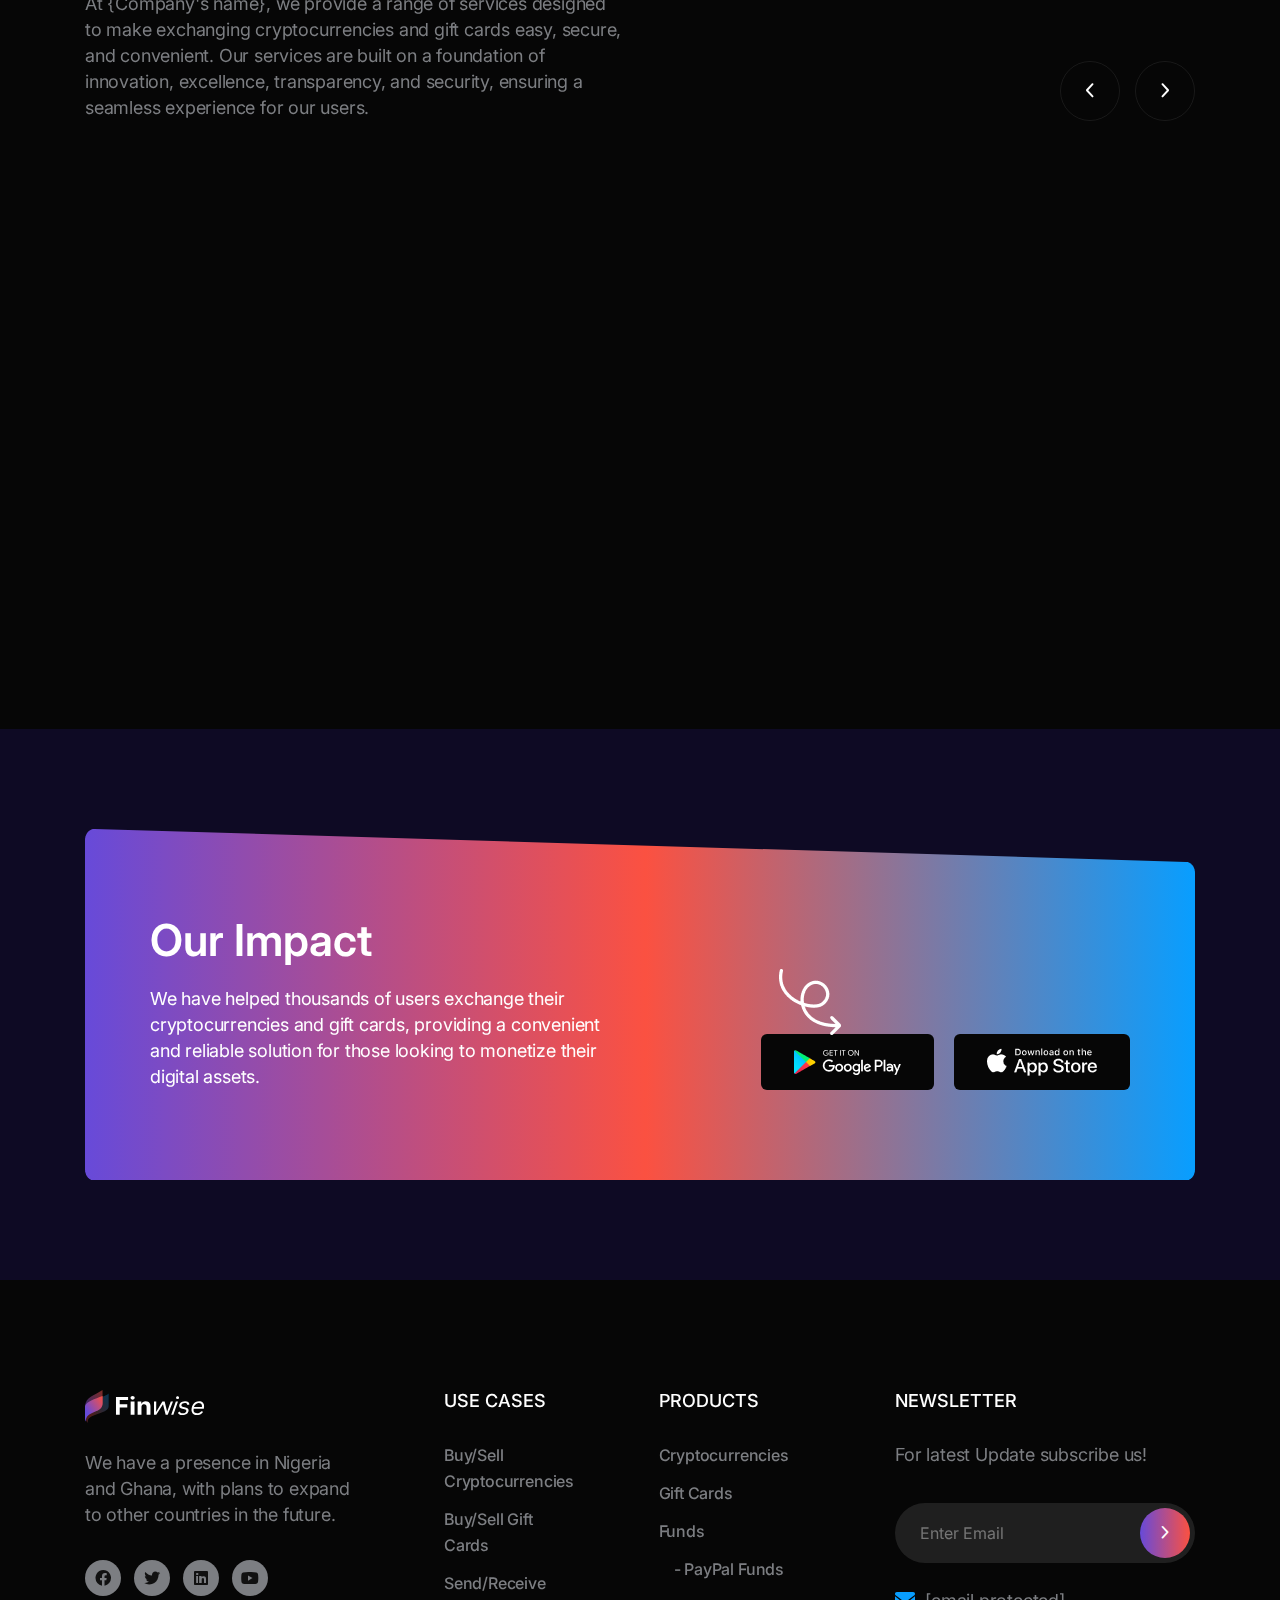
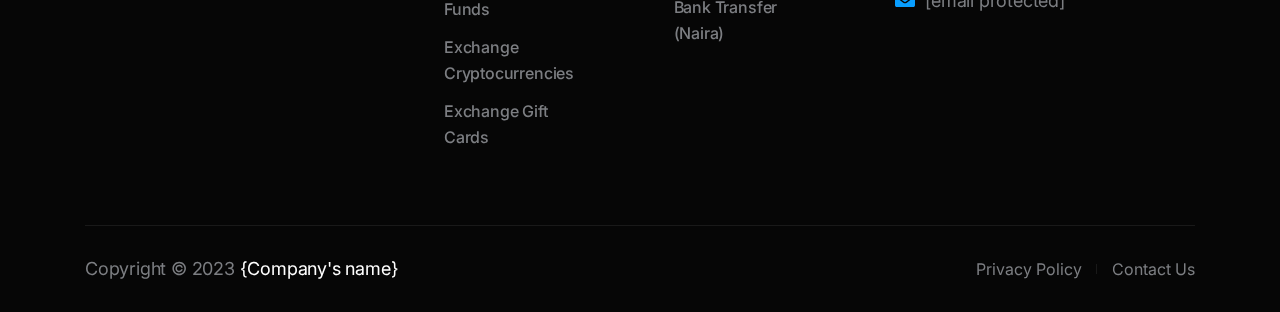
<file: about.html>
<!doctype html>
<html class="no-js" lang="zxx">


<!-- Mirrored from html.bdevs.net/finwise-prev/about.html by HTTrack Website Copier/3.x [XR&CO'2014], Fri, 07 Jun 2024 18:25:41 GMT -->
<head>
    <meta charset="utf-8">
    <meta http-equiv="x-ua-compatible" content="ie=edge">
    <title>Finwise - Online Banking & Finance HTML5 Template</title>
    <meta name="description" content="">
    <meta name="viewport" content="width=device-width, initial-scale=1">
    <!-- Place favicon.ico in the root directory -->
    <link rel="shortcut icon" type="image/x-icon" href="assets/imgs/favicon.svg">
    <!-- CSS here -->
    <link rel="stylesheet" href="assets/css/vendor/bootstrap.min.css">
    <link rel="stylesheet" href="assets/css/vendor/animate.min.css">
    <link rel="stylesheet" href="assets/css/plugins/swiper.min.css">
    <link rel="stylesheet" href="assets/css/plugins/slick.css">
    <link rel="stylesheet" href="assets/css/vendor/magnific-popup.css">
    <link rel="stylesheet" href="assets/css/vendor/fontawesome-pro.css">
    <link rel="stylesheet" href="assets/css/vendor/flaticon_finwise.css">
    <link rel="stylesheet" href="assets/css/vendor/spacing.css">
    <link rel="stylesheet" href="assets/css/main.css">
</head>

<body>

    <!--[if lte IE 9]>
      <p class="browserupgrade">You are using an <strong>outdated</strong> browser. Please <a href="https://browsehappy.com/">upgrade your browser</a> to improve your experience and security.</p>
      <![endif]-->

    <!-- Preloder start -->
    <div id="preloader">
        <div class="sk-three-bounce">
            <div class="sk-child sk-bounce1"></div>
            <div class="sk-child sk-bounce2"></div>
            <div class="sk-child sk-bounce3"></div>
        </div>
    </div>
    <!-- Preloder start -->

    <!-- Backtotop start -->
    <div class="backtotop-wrap cursor-pointer">
        <svg class="backtotop-circle svg-content" width="100%" height="100%" viewBox="-1 -1 102 102">
            <path d="M50,1 a49,49 0 0,1 0,98 a49,49 0 0,1 0,-98" />
        </svg>
    </div>
    <!-- Backtotop end -->

    <!-- Offcanvas area start -->
    <div class="fix">
        <div class="offcanvas__area">
            <div class="offcanvas__wrapper">
                <div class="offcanvas__content">
                    <div class="offcanvas__top d-flex justify-content-between align-items-center">
                        <div class="offcanvas__logo">
                            <a href="index.html">
                                <img src="assets/imgs/logo/logo-white.svg" alt="logo not found">
                            </a>
                        </div>
                        <div class="offcanvas__close">
                            <button class="offcanvas-close-icon animation--flip">
                                <span class="offcanvas-m-lines">
                              <span class="offcanvas-m-line line--1"></span><span class="offcanvas-m-line line--2"></span><span class="offcanvas-m-line line--3"></span>
                                </span>
                            </button>
                        </div>
                    </div>
                    <div class="mobile-menu fix"></div>
                    <div class="offcanvas__social">
                        <h3 class="offcanvas__title mb-20">Subscribe & Follow</h3>
                        <ul>
                            <li><a href="#"><i class="fab fa-facebook-f"></i></a></li>
                            <li><a href="#"><i class="fab fa-twitter"></i></a></li>
                            <li><a href="#"><i class="fab fa-youtube"></i></a></li>
                            <li><a href="#"><i class="fab fa-linkedin"></i></a></li>
                        </ul>
                    </div>
                    <div class="offcanvas__btn">
                        <div class="header__btn-wrap">
                            <a class="sub__btn sm" href="login.html">Log In</a>
                            <a class="bd-gradient-btn" href="contact.html">Get Started</a>
                        </div>
                    </div>
                </div>
            </div>
        </div>
    </div>
    <div class="offcanvas__overlay"></div>
    <div class="offcanvas__overlay-white"></div>
    <!-- Offcanvas area start -->

     <!-- Header area start -->
     <header>
        <div id="header-sticky" class="header__area header-transparent header-common">
            <div class="container">
                <div class="mega__menu-wrapper p-relative">
                    <div class="header__main">
                        <div class="header__left">
                            <div class="header__logo">
                                <a href="index.html">
                                    <img src="assets/imgs/logo/logo-white.svg" alt="logo not found">
                                </a>
                            </div>
                        </div>
                        <div class="header__middle">
                            <div class="mean__menu-wrapper d-none d-lg-block">
                                <div class="main-menu">
                                    <div class="main-menu">
                                        <nav id="mobile-menu">
                                            <ul>
                                                <li class="has- has-mega-menu">
                                                    <a href="index.html">Home</a>
                                                </li>
                                                <li class="has-mega-menu">
                                                    <a href="rates.html">Rates</a>
                                                </li>
                                                <li class="has-mega-menu">
                                                    <a href="about.html">About Us</a>
                                                </li>
                                            </ul>
                                        </nav>
                                    </div>
                                </div>
                            </div>
                        </div>
                        <div class="header__right">
                            <div class="header__action d-flex align-items-center">
                                <div class="header__btn-wrap d-none d-xl-inline-flex">
                                        <a class="app__download" href="#">
                                            <img src="assets/imgs/app/play-store.png" alt="image not found">
                                        </a>
                                        <a class="app__download" href="#">
                                            <img src="assets/imgs/app/apple-store.png" alt="image not found">
                                        </a>
                                </div>
                                <div class="header__hamburger ml-20 d-xl-none">
                                    <div class="sidebar__toggle">
                                        <a class="bar-icon" href="avascript:void(0)">
                                            <span></span>
                                            <span></span>
                                            <span></span>
                                        </a>
                                    </div>
                                </div>
                                <!-- for wp -->
                                <div class="header__hamburger ml-20 d-none">
                                    <button type="button" class="hamburger-btn offcanvas-open-btn">
                                        <span>01</span>
                                        <span>01</span>
                                        <span>01</span>
                                    </button>
                                </div>
                            </div>
                        </div>
                    </div>
                </div>
            </div>
        </div>
    </header>
    <!-- Header area end -->

    <!-- Body glow start -->
    <div class="glow__area">
        <div class="body__color-glow"></div>
        <div class="body__color-glow glow-2"></div>
    </div>
    <!-- Body glow end -->

    <!-- Body main wrapper start -->
    <main>

        <!-- Breadcrumb area start  -->
        <div class="breadcrumb__area breadcrumb-space theme-bg-1 valign p-relative z-index-11 fix">
            <div class="breadcrumb__glow">
                <div class="glow-1"></div>
                <div class="glow-2"></div>
            </div>
            <div class="round__shape">
                <img src="assets/imgs/shapes/cercle.png" alt="image not found">
            </div>
            <div class="container">
                <div class="row">
                    <div class="col-xxl-6 col-xl-6 col-lg-8">
                        <div class="breadcrumb__title-wraper">
                            <span class="section__subtitle-7 wow fadeIn mb-20" data-wow-delay=".3s">About us</span>
                            <h2 class="breadcrumb__title wow fadeIn" data-wow-delay=".5s">Empowering Financial Journey: 
                                <span
                           class="gradient-text-3">Welcome to the world of seamless exchange</span></h2>
                        </div>
                    </div>
                </div>
            </div>
        </div>
        <!-- Breadcrumb area start  -->

        <!-- Our Mission area start -->
        <section class="mission__area o-xs section-space">
            <div class="container">
                <div class="row gy-50 align-items-center">
                    <div class="col-xxl-6 col-xl-6 col-lg-6">
                        <div class="mission__thumb wow fadeInLeft animated" data-wow-delay=".6s">
                            <img src="assets/imgs/about/mission.png" alt="image not found">
                        </div>
                    </div>
                    <div class="col-xxl-6 col-xl-6 col-lg-6">
                        <div class="mission__content wow fadeInRight animated" data-wow-delay=".6s">
                            <div class="section__title-wrapper">
                                <span class="section__subtitle-7 mb-20">Our Story</span>
                                <h2 class="section__title mb-20"> The story behind our establishment.</h2>
                            </div>
                            <p>{Company's name} was founded in [year] by a team of innovators with a passion for creating solutions to real-world problems. We saw an opportunity to create a platform that would allow people to easily buy, sell, and store cryptocurrencies, and exchange unwanted gift cards for cash.
                            </p>
                            <div class="btn__wrapper">
                                <a class="bd-gradient-btn" href="contact.html">Know More<span><i
                                 class="fa-regular fa-angle-right"></i></span></a>
                            </div>
                        </div>
                    </div>
                </div>
            </div>
        </section>
        <!-- Our Mission area end -->

        <!-- Revolution area start -->
        <section class="revolution__area section-space-bottom wow fadeIn" data-wow-delay=".6s">
            <div class="container">
                <div class="revolution__wrapper">
                    <div class="revolution__shape"></div>
                    <div class="row gy-5 align-items-center">
                        <div class="col-xxl-5 col-xl-6 col-lg-6">
                            <div class="revolution__intro section__title-space">
                                <h2>Our Top </h2>
                                <h3><span class="text-paragraph"> Cryptocurrencies and Gift Cards</span> </h3>
                            </div>
                        </div>
                    </div>
                    <div class="revolution__grid">
                        <div class="revolution__item text-center">
                            <div class="revolution__content">
                                <div class="revolution__number">
                                    <h2><span class="counter">30</span>%</h2>
                                </div>
                                <p>Bitcoin (BTC)</p>
                            </div>
                        </div>
                        <div class="revolution__item text-center is-mainly-red">
                            <div class="revolution__content">
                                <div class="revolution__number">
                                    <h2><span class="counter">20</span>%</h2>
                                </div>
                                <p>Ethereum (ETH)</p>
                            </div>
                        </div>
                        <div class="revolution__item text-center is-mainly-blue">
                            <div class="revolution__content">
                                <div class="revolution__number">
                                    <h2><span class="counter"> 25</span>%</h2>
                                </div>
                                <p>Amazon</p>
                            </div>
                        </div>
                        <div class="revolution__item text-center is-mainly-pink">
                            <div class="revolution__content">
                                <div class="revolution__number">
                                    <h2><span class="counter"> 20</span>%</h2>
                                </div>
                                <p>iTunes</p>
                            </div>
                        </div>
                    </div>
                </div>
            </div>
        </section>
        <!-- Revolution area end -->

        <!-- Our Value area start -->
        <section class="our-values__area theme-bg-5 section-rounded-60 section-space">
            <div class="container">
                <div class="row gy-50">
                    <div class="col-xxl-5 col-xl-5 col-lg-5">
                        <div class="our-values__content-wrapper wow fadeIn" data-wow-delay=".3s">
                            <div class="section__title-wrapper">
                                <span class="section__subtitle-7 mb-20">Our values</span>
                                <h2 class="section__title mb-25">About {Company's name}: Why We Stand Out
                                </h2>
                            </div>
                            <p class="mb-0">At {Company's name}, we're dedicated to providing a best-in-class experience for our customers. Our commitment to excellence sets us apart</p>
                            <div class="btn__wrapper">
                                <a class="bd-gradient-btn" href="contact.html">Know More<span><i
                                 class="fa-regular fa-angle-right"></i></span></a>
                            </div>
                        </div>
                    </div>
                    <div class="col-xxl-7 col-xl-7 col-lg-7">
                        <div class="row g-5">
                            <div class="col-lg-6 col-md-6 col-sm-6">
                                <div class="our-values__item wow fadeIn" data-wow-delay=".4s">
                                    <div class="our-values__icon">
                                        <span>
                                 <svg width="40" height="40" viewBox="0 0 40 40" fill="none"
                                    xmlns="http://www.w3.org/2000/svg">
                                    <path
                                       d="M35.7703 13.0094L35.0743 12.5077L35.3424 11.6927C35.8861 10.0396 35.6018 8.21471 34.582 6.81108C33.5621 5.40745 31.9152 4.57519 30.1742 4.57933L29.3163 4.58238L29.0541 3.76551C28.5223 2.10865 27.2197 0.799402 25.5695 0.263185C23.9194 -0.272797 22.0959 0.0205869 20.6917 1.04841L19.9995 1.55517L19.3072 1.04841C17.9031 0.0205869 16.0797 -0.273032 14.4295 0.263185C12.7793 0.799402 11.4767 2.10865 10.9449 3.76551L10.6827 4.58238L9.8248 4.57933C8.08583 4.57214 6.43694 5.40745 5.41701 6.81108C4.39708 8.21471 4.11284 10.0397 4.65655 11.6927L4.92462 12.5077L4.22871 13.0094C2.81726 14.0272 1.97461 15.6707 1.97461 17.4058C1.97461 19.1409 2.81726 20.7844 4.22871 21.8021L4.92462 22.3039L4.65655 23.1189C4.11291 24.7719 4.39716 26.5968 5.41701 28.0004C6.43303 29.3988 8.07247 30.2323 9.80527 30.2323H9.82472L10.6827 30.2291L10.9449 31.0461C11.4767 32.7029 12.7793 34.0122 14.4295 34.5484C16.0797 35.0845 17.9031 34.791 19.3072 33.7631L19.9995 33.2563L20.6917 33.7631C22.0958 34.791 23.9193 35.0845 25.5695 34.5484C27.2197 34.0122 28.5223 32.7029 29.0541 31.0461L29.3163 30.2291L30.1742 30.2323H30.1937C31.9267 30.2323 33.5659 29.3989 34.582 28.0004C35.6018 26.5967 35.8861 24.7718 35.3424 23.1189L35.0743 22.3039L35.7703 21.8021C37.1817 20.7844 38.0244 19.1409 38.0244 17.4058C38.0244 15.6707 37.1817 14.0272 35.7703 13.0094ZM19.9995 30.5264C12.7647 30.5264 6.87885 24.6405 6.87885 17.4059C6.87885 10.1712 12.7647 4.28524 19.9995 4.28524C27.2342 4.28524 33.1201 10.1711 33.1201 17.4059C33.1201 24.6406 27.2342 30.5264 19.9995 30.5264Z"
                                       fill="white" />
                                    <path
                                       d="M19.9993 6.62915C14.057 6.62915 9.22266 11.4635 9.22266 17.4058C9.22266 23.3481 14.057 28.1824 19.9993 28.1824C25.9416 28.1824 30.776 23.3481 30.776 17.4058C30.776 11.4635 25.9416 6.62915 19.9993 6.62915ZM17.9416 22.9847L13.3854 18.4285L15.0428 16.7711L17.9416 19.6699L24.5679 13.0436L26.2253 14.701L17.9416 22.9847Z"
                                       fill="white" />
                                    <path
                                       d="M26.2945 36.7778C25.9794 36.8802 25.6598 36.961 25.3379 37.0216L26.7791 40H33.0278L30.1304 34.0121C29.1796 35.2948 27.8444 36.2742 26.2945 36.7778Z"
                                       fill="white" />
                                    <path
                                       d="M9.87009 34.012L6.97266 39.9999H13.2214L14.6628 37.0209C14.3409 36.9604 14.0212 36.8802 13.706 36.7777C12.1562 36.2742 10.8209 35.2948 9.87009 34.012Z"
                                       fill="white" />
                                 </svg>
                              </span>
                                    </div>
                                    <div class="our-values__content">
                                        <h3>Excellence:</h3>
                                        <p> We aim for exceptional excellence in all aspects of our services.</p>
                                    </div>
                                </div>
                            </div>
                            <div class="col-lg-6 col-md-6 col-sm-6">
                                <div class="our-values__item is-mainly-pink wow fadeIn" data-wow-delay=".6s">
                                    <div class="our-values__icon">
                                        <span>
                                 <svg width="40" height="40" viewBox="0 0 40 40" fill="none"
                                    xmlns="http://www.w3.org/2000/svg">
                                    <path
                                       d="M31.25 3.75H8.75C5.25 3.75 2.5 6.5 2.5 10V22.5C2.5 26 5.25 28.75 8.75 28.75C9.5 28.75 10 29.25 10 30V35C10 35.5 10.25 35.875 10.75 36.125C10.875 36.25 11 36.25 11.25 36.25C11.5 36.25 11.75 36.125 12 36L20.625 29.5C21.25 29 22.125 28.75 22.875 28.75H31.25C34.75 28.75 37.5 26 37.5 22.5V10C37.5 6.5 34.75 3.75 31.25 3.75ZM28.75 21.25H11.25C10.5 21.25 10 20.75 10 20C10 19.25 10.5 18.75 11.25 18.75H28.75C29.5 18.75 30 19.25 30 20C30 20.75 29.5 21.25 28.75 21.25ZM28.75 13.75H11.25C10.5 13.75 10 13.25 10 12.5C10 11.75 10.5 11.25 11.25 11.25H28.75C29.5 11.25 30 11.75 30 12.5C30 13.25 29.5 13.75 28.75 13.75Z"
                                       fill="white" />
                                 </svg>
                              </span>
                                    </div>
                                    <div class="our-values__content">
                                        <h3>Transparency:</h3>
                                        <p> We ensure clear and open communication with our users.</p>
                                    </div>
                                </div>
                            </div>
                            <div class="col-lg-6 col-md-6 col-sm-6">
                                <div class="our-values__item is-mainly-red wow fadeIn" data-wow-delay=".5s">
                                    <div class="our-values__icon">
                                        <span>
                                 <svg width="40" height="40" viewBox="0 0 40 40" fill="none"
                                    xmlns="http://www.w3.org/2000/svg">
                                    <path d="M19.6895 13.7992H25.5451V40H19.6895V13.7992Z" fill="white" />
                                    <path d="M3.29102 29.6122H9.14664V40H3.29102V29.6122Z" fill="white" />
                                    <path d="M11.4902 21.7057H17.3458V40H11.4902V21.7057Z" fill="white" />
                                    <path d="M30.5242 0L24.3398 6.18438H27.8888V40H33.1597V6.18438H36.7086L30.5242 0Z"
                                       fill="white" />
                                 </svg>
                              </span>
                                    </div>
                                    <div class="our-values__content">
                                        <h3>Innovation:</h3>
                                        <p>We strive to constantly stay ahead of the curve in technology and innovation.</p>
                                    </div>
                                </div>
                            </div>
                            <div class="col-lg-6 col-md-6 col-sm-6">
                                <div class="our-values__item is-mainly-blue wow fadeIn" data-wow-delay=".7s">
                                    <div class="our-values__icon">
                                        <span>
                                 <svg width="40" height="40" viewBox="0 0 40 40" fill="none"
                                    xmlns="http://www.w3.org/2000/svg">
                                    <g clip-path="url(#clip0_972_1605)">
                                       <path
                                          d="M13.0728 25.9748C13.0728 24.4149 14.113 23.0934 15.5362 22.6674C15.2661 22.1691 15.1227 21.6085 15.1227 21.0259C15.1227 20.4294 15.2739 19.8564 15.5566 19.3494C15.0067 19.5223 14.4216 19.6159 13.8148 19.6159C10.6109 19.6159 8.01367 17.0186 8.01367 13.8148C8.01367 10.6109 10.6109 8.01367 13.8148 8.01367C17.0186 8.01367 19.6159 10.6109 19.6159 13.8148C19.6159 14.4217 19.5223 15.0067 19.3494 15.5566C19.8564 15.2739 20.4294 15.1227 21.0259 15.1227C21.6085 15.1227 22.1691 15.2661 22.6674 15.5362C23.0934 14.113 24.4149 13.0728 25.9748 13.0728H27.6295V11.7933C27.6295 11.1461 27.1048 10.6214 26.4577 10.6214H24.3692C24.1582 9.91773 23.8788 9.24367 23.5387 8.60695L25.0127 7.13289C25.4704 6.67523 25.4704 5.93328 25.0127 5.47562L22.154 2.61687C21.6963 2.15922 20.9544 2.15922 20.4967 2.61687L19.0297 4.08375C18.391 3.73992 17.7145 3.45766 17.008 3.24406V1.17187C17.008 0.524687 16.4834 0 15.8362 0H11.7933C11.1461 0 10.6214 0.524687 10.6214 1.17187V3.24398C9.915 3.45758 9.23844 3.73992 8.59976 4.08367L7.13289 2.61687C6.67523 2.15922 5.93328 2.15922 5.47562 2.61687L2.61687 5.47562C2.15922 5.93328 2.15922 6.67523 2.61687 7.13289L4.09094 8.60695C3.7507 9.24367 3.47141 9.91773 3.26039 10.6214H1.17187C0.524687 10.6214 0 11.1461 0 11.7933V15.8362C0 16.4834 0.524687 17.008 1.17187 17.008H3.27414C3.48687 17.7061 3.76687 18.3748 4.10695 19.0065L2.61687 20.4966C2.15922 20.9542 2.15922 21.6962 2.61687 22.1538L5.47562 25.0126C5.93328 25.4702 6.67523 25.4702 7.13289 25.0126L8.63016 23.5153C9.25992 23.8518 9.92609 24.1287 10.6214 24.339V26.4575C10.6214 27.1047 11.1461 27.6294 11.7933 27.6294H13.0728V25.9748Z"
                                          fill="white" />
                                       <path
                                          d="M39.9993 29.4417V25.9748C39.9993 25.363 39.5033 24.867 38.8915 24.867H37.0984C36.9106 24.2409 36.6621 23.6412 36.3595 23.0747L37.6249 21.8092C38.0576 21.3765 38.0576 20.6751 37.6249 20.2425L35.1734 17.791C34.7408 17.3583 34.0394 17.3583 33.6067 17.791L32.3477 19.0501C31.7795 18.7441 31.1775 18.493 30.5489 18.303V16.5244C30.5489 15.9126 30.0529 15.4166 29.4411 15.4166H25.9742C25.3623 15.4166 24.8664 15.9126 24.8664 16.5244V18.303C24.2379 18.493 23.6359 18.7442 23.0677 19.0501L21.8086 17.791C21.3759 17.3583 20.6745 17.3583 20.2419 17.791L17.7904 20.2425C17.3577 20.6751 17.3577 21.3765 17.7904 21.8092L19.0559 23.0747C18.7531 23.6412 18.5046 24.2409 18.3169 24.867H16.5238C15.912 24.867 15.416 25.363 15.416 25.9748V29.4417C15.416 30.0536 15.912 30.5495 16.5238 30.5495H18.3291C18.5184 31.1706 18.7676 31.7656 19.0702 32.3276L17.7904 33.6074C17.3577 34.0401 17.3577 34.7415 17.7904 35.1741L20.2419 37.6256C20.6745 38.0583 21.3759 38.0583 21.8086 37.6256L23.0947 36.3395C23.655 36.6389 24.2477 36.8854 24.8664 37.0724V38.8923C24.8664 39.5041 25.3624 40.0001 25.9742 40.0001H29.4411C30.053 40.0001 30.5489 39.5041 30.5489 38.8923V37.0724C31.1676 36.8854 31.7603 36.6389 32.3206 36.3395L33.6067 37.6256C34.0394 38.0583 34.7408 38.0583 35.1734 37.6256L37.6249 35.1741C38.0576 34.7415 38.0576 34.0401 37.6249 33.6074L36.3452 32.3276C36.6477 31.7656 36.8969 31.1707 37.0862 30.5495H38.8915C39.5033 30.5495 39.9993 30.0536 39.9993 29.4417ZM28.0314 32.6532C25.0444 32.8441 22.5716 30.3714 22.7626 27.3844C22.9204 24.9154 24.9147 22.9211 27.3837 22.7633C30.3707 22.5723 32.8434 25.045 32.6525 28.0321C32.4947 30.5011 30.5004 32.4954 28.0314 32.6532Z"
                                          fill="white" />
                                    </g>
                                    <defs>
                                       <clipPath id="clip0_972_1605">
                                          <rect width="40" height="40" fill="white" />
                                       </clipPath>
                                    </defs>
                                 </svg>
                              </span>
                                    </div>
                                    <div class="our-values__content">
                                        <h3>Security:</h3>
                                        <p>We prioritize the safety and security of our users' transactions and information.
                                        </p>
                                    </div>
                                </div>
                            </div>
                            
                        </div>
                    </div>
                </div>
            </div>
        </section>
        <!-- Our Values area end -->

        <!-- Team area start -->
        <section class="team__area section-space">
            <div class="container">
                <div class="row justify-content-center">
                    <div class="col-xxl-6 col-xl-6 col-lg-6">
                        <div class="section__title-wrapper text-center section__title-space">
                            <span class="section__subtitle-7 mb-20">Our Team</span>
                            <h2 class="section__title">Our Leadership</h2>
                            <p class="mb-0">Our team consists of experienced professionals with expertise in various fields, including finance, technology, cryptocurrency, and customer service.</p>
                        </div>
                    </div>
                </div>
                <div class="row wow fadeIn animated" data-wow-delay=".3s">
                    <div class="col-xxl-12">
                        <div class="team__carousel">
                            <div class="swiper team__carousel-active">
                                <div class="swiper-wrapper">
                                    <div class="swiper-slide">
                                        <div class="team__item text-center">
                                            <div class="team__thumb">
                                                <img src="assets/imgs/team/01.png" alt="image not found">
                                            </div>
                                            <div class="team__contenrt">
                                                <h3><a href="#">James B. Carnes</a></h3>
                                                <span>Managing Director</span>
                                            </div>
                                        </div>
                                    </div>
                                    <div class="swiper-slide">
                                        <div class="team__item text-center">
                                            <div class="team__thumb">
                                                <img src="assets/imgs/team/02.png" alt="image not found">
                                            </div>
                                            <div class="team__contenrt">
                                                <h3><a href="#">Robert M. Williams</a></h3>
                                                <span>CEO & Founder</span>
                                            </div>
                                        </div>
                                    </div>
                                    <div class="swiper-slide">
                                        <div class="team__item text-center">
                                            <div class="team__thumb">
                                                <img src="assets/imgs/team/03.png" alt="image not found">
                                            </div>
                                            <div class="team__contenrt">
                                                <h3><a href="#">Claire T. Brown</a></h3>
                                                <span>Finance Head</span>
                                            </div>
                                        </div>
                                    </div>
                                </div>
                                <div class="common__nav-pre pagination__wrappper">
                                    <!-- If we need navigation buttons -->
                                    <div class="common__navigation">
                                        <button class="common__slider-button-prev"><i
                                    class="fa-regular fa-angle-left"></i></button>
                                        <!-- If we need pagination -->
                                        <div class="why__choos-pagination">
                                            <div class="bd-swiper-dot text-center"></div>
                                        </div>
                                        <button class="common__slider-button-next"><i
                                    class="fa-regular fa-angle-right"></i></button>
                                    </div>
                                </div>
                            </div>
                        </div>
                    </div>
                </div>
            </div>
        </section>
        <!-- Team area end -->

        <!-- Section devider -->
        <div class="section__devider">
            <div class="container">
                <hr>
            </div>
        </div>

        <!-- Finance area start -->
        <section class="finance__area section-space">
            <div class="container">
                <div class="row gy-50 justify-content-center wow fadeIn" data-wow-delay=".3s">
                    <div class="col-xxl-6 col-xl-6 col-lg-6">
                        <div class="finance__content">
                            <div class="section__title-wrapper">
                                <span class="section__subtitle-7 mb-20">Our Mission</span>
                                <h2 class="section__title mb-20">Dedicated to Upholding Our Driving Force:</h2>
                            </div>
                            <p>Our mission is to provide a fast, secure, and reliable platform for individuals to exchange their cryptocurrencies and gift cards, and get paid in Naira or Cedis. </p>
                            <div class="btn__wrapper">
                                <a class="bd-gradient-btn" href="about.html">Know More<span><i
                                 class="fa-regular fa-angle-right"></i></span></a>
                            </div>
                        </div>
                    </div>
                    <div class="col-xxl-6 col-xl-6 col-lg-6">
                        <div class="finance__map-wrapper p-relative ">
                            <div class="finance__map-bg">
                                <img src="assets/imgs/bg/map-bg.png" alt="image not found">
                            </div>
                            <div class="lacation__item">
                                <div class="dot dot-1"></div>
                                <div class="location__map-info">
                                    <div class="location__content">
                                        <div class="location__top-info">
                                            <p>Main Street</p>
                                            <span>1.2 min</span>
                                        </div>
                                        <div class="location__info">
                                            <div class="location__info-item">
                                                <div class="location__info-icon">
                                                    <span>
                                          <svg width="15" height="20" viewBox="0 0 15 20" fill="none"
                                             xmlns="http://www.w3.org/2000/svg">
                                             <path
                                                d="M7.5 0C3.365 0 0 3.38833 0 7.55417C0 13.4733 6.795 19.585 7.08417 19.8417C7.20333 19.9475 7.35167 20 7.5 20C7.64833 20 7.79667 19.9475 7.91583 19.8425C8.205 19.585 15 13.4733 15 7.55417C15 3.38833 11.635 0 7.5 0ZM7.5 11.6667C5.2025 11.6667 3.33333 9.7975 3.33333 7.5C3.33333 5.2025 5.2025 3.33333 7.5 3.33333C9.7975 3.33333 11.6667 5.2025 11.6667 7.5C11.6667 9.7975 9.7975 11.6667 7.5 11.6667Z"
                                                fill="#089EFF" />
                                          </svg>
                                       </span>
                                                </div>
                                                <div class="location__info-text">
                                                    <p><a target="_blank" href="https://www.google.com/maps">5095 Telegraph
                                                            Ave,Oakland, California-94609, USA</a></p>
                                                </div>
                                            </div>
                                            <div class="location__info-item">
                                                <div class="location__info-icon">
                                                    <span>
                                          <svg width="18" height="18" viewBox="0 0 18 18" fill="none"
                                             xmlns="http://www.w3.org/2000/svg">
                                             <path
                                                d="M9.00036 18C13.9631 18 18 13.9626 18 9C18 4.03742 13.9631 0 9.00036 0C4.03758 0 0 4.03742 0 9C0 13.9626 4.03758 18 9.00036 18ZM7.93447 3.70985V3.46542C7.93447 2.87636 8.41127 2.39957 9.00036 2.39957C9.58873 2.39957 10.0662 2.87636 10.0662 3.46542V3.71127C11.3346 3.98342 12.289 5.11322 12.289 6.46187C12.289 7.05021 11.8115 7.52771 11.2231 7.52771C10.634 7.52771 10.1572 7.05021 10.1572 6.46187C10.1572 6.08598 9.85093 5.77972 9.47503 5.77972H8.51929C8.14338 5.77972 7.83712 6.08598 7.83712 6.46187C7.83712 6.67717 7.94015 6.88181 8.11354 7.00971L9.00036 7.66627L11.1549 9.26078C11.8626 9.78446 12.289 10.6222 12.2947 11.5033V11.5133C12.2996 12.265 12.0118 12.9742 11.4832 13.5092C11.0909 13.9064 10.6006 14.1729 10.0662 14.2852V14.5346C10.0662 15.1236 9.58873 15.6004 9.00036 15.6004C8.41127 15.6004 7.93447 15.1236 7.93447 14.5346V14.2887C7.41431 14.1779 6.93609 13.9221 6.54953 13.5398C6.01445 13.0118 5.71742 12.307 5.71316 11.5552C5.7096 10.9668 6.18357 10.4865 6.77194 10.4829H6.77904C7.36457 10.4829 7.84138 10.9562 7.84493 11.5424C7.84635 11.9103 8.14232 12.2203 8.53066 12.2203C9.11959 12.2167 8.90023 12.218 9.48498 12.2146C9.8633 12.2116 10.1658 11.9046 10.1629 11.5275V11.5175C10.1615 11.3044 10.0584 11.1011 9.88646 10.9739L9.00036 10.3181L6.84513 8.72359C6.1317 8.19493 5.70534 7.34936 5.70534 6.46187C5.70534 5.11037 6.66251 3.97987 7.93447 3.70985Z"
                                                fill="#FB5141" />
                                          </svg>
                                       </span>
                                                </div>
                                                <div class="location__info-text">
                                                    <ul>
                                                        <li>Cash Withdraw </li>
                                                        <li>Balance Check </li>
                                                    </ul>
                                                </div>
                                            </div>
                                            <div class="lacation__link">
                                                <a class="lacation__btn" href="#"><span><i
                                             class="fa-regular fa-arrow-right"></i></span>Get Direction</a>
                                            </div>
                                        </div>
                                    </div>
                                </div>
                            </div>
                            <div class="lacation__item">
                                <div class="dot dot-2"></div>
                            </div>
                            <div class="lacation__item">
                                <div class="dot dot-3"></div>
                            </div>
                        </div>
                    </div>
                </div>
            </div>
        </section>
        <!-- Finance area end -->

<!-- Service area start -->
<section class="service__area section-space">
    <div class="service__glow">
        <div class="glow-1"></div>
    </div>
    <div class="container">
        <div class="row gy-5 align-items-end section__title-space">
            <div class="col-xxl-6 col-xl-6 col-lg-8 col-md-8">
                <div class="section__title-wrapper">
                    <span class="section__subtitle-2 uppercase mb-25">our service</span>
                    <h2 class="section__title mb-20">Our current Services</h2>
                    <p class="mb-0">

                        At {Company's name}, we provide a range of services designed to make exchanging cryptocurrencies and gift cards easy, secure, and convenient. Our services are built on a foundation of innovation, excellence, transparency, and security, ensuring a seamless experience for our users.</p>
                </div>
            </div>
            <div class="col-xxl-6 col-xl-6 col-lg-4 col-md-4">
                <!-- If we need navigation buttons -->
                <div class="service__navigation justify-content-md-end">
                    <button class="service__button-prev"><i class="fa-regular fa-angle-left"></i></button>
                    <button class="service__button-next"><i class="fa-regular fa-angle-right"></i></button>
                </div>
            </div>
        </div>
        <div class="row wow fadeInUp" data-wow-delay=".3s">
            <div class="col-xx-12">
                <div class="swiper service__active">
                    <div class="swiper-wrapper">
                        <div class="swiper-slide">
                            <div class="service__item fix text-center">
                                <div class="service__ring"></div>
                                <div class="service__icon">
                                    <span><i class="flaticon-chat"></i></span>
                                </div>
                                <div class="service__content">
                                    <h3><a href="service-details.html">Cryptocurrency Exchange:</a></h3>
                                    <p> We allow users to buy, sell, and store cryptocurrencies like Bitcoin, Ethereum, and Litecoin.</p>
                                    <a class="service__link-btn uppercase" href="service-details.html">Know more<span><i class="fa-regular fa-angle-right"></i></span></a>
                                </div>
                            </div>
                        </div>
                        <div class="swiper-slide">
                            <div class="service__item is-brick-red fix text-center">
                                <div class="service__ring"></div>
                                <div class="service__icon">
                                    <span><i class="flaticon-financial"></i></span>
                                </div>
                                <div class="service__content">
                                    <h3><a href="service-details.html">Gift Card Exchange:</a></h3>
                                    <p>We allow users to exchange their unwanted gift cards for cash online anytime easily with great convenience.
                                    </p>
                                    <a class="service__link-btn uppercase" href="service-details.html">Know more<span><i class="fa-regular fa-angle-right"></i></span></a>
                                </div>
                            </div>
                        </div>
                        <div class="swiper-slide">
                            <div class="service__item is-mainly-blue fix text-center">
                                <div class="service__ring"></div>
                                <div class="service__icon">
                                    <span><i class="flaticon-briefcase"></i></span>
                                </div>
                                <div class="service__content">
                                    <h3><a href="service-details.html">Instant Payment:</a></h3>
                                    <p> We promise instant payment for cryptocurrency and gift card exchanges automatically every time.</p>
                                    <a class="service__link-btn uppercase" href="service-details.html">Know more<span><i class="fa-regular fa-angle-right"></i></span></a>
                                </div>
                            </div>
                        </div>
                        <div class="swiper-slide">
                            <div class="service__item fix text-center">
                                <div class="service__ring"></div>
                                <div class="service__icon">
                                    <span><i class="flaticon-chat"></i></span>
                                </div>
                                <div class="service__content">
                                    <h3><a href="service-details.html">24/7 Support:</a></h3>
                                    <p> Our Extremely dedicated support team is always available around the clock to assist users promptly every day.</p>
                                    <a class="service__link-btn uppercase" href="service-details.html">Know more<span><i class="fa-regular fa-angle-right"></i></span></a>
                                </div>
                            </div>
                        </div>
                        <div class="swiper-slide">
                            <div class="service__item is-brick-red fix text-center">
                                <div class="service__ring"></div>
                                <div class="service__icon">
                                    <span><i class="flaticon-financial"></i></span>
                                </div>
                                <div class="service__content">
                                    <h3><a href="service-details.html">Secure Transactions:</a></h3>
                                    <p>We ensure secure and reliable transactions with advanced encryption always online daily basis expertly possible.</p>
                                    <a class="service__link-btn uppercase" href="service-details.html">Know more<span><i class="fa-regular fa-angle-right"></i></span></a>
                                </div>
                            </div>
                        </div>
                        <div class="swiper-slide">
                            <div class="service__item is-mainly-blue fix text-center">
                                <div class="service__ring"></div>
                                <div class="service__icon">
                                        <span>
                                 <svg width="40" height="40" viewBox="0 0 40 40" fill="none"
                                    xmlns="http://www.w3.org/2000/svg">
                                    <path d="M19.6895 13.7992H25.5451V40H19.6895V13.7992Z" fill="white" />
                                    <path d="M3.29102 29.6122H9.14664V40H3.29102V29.6122Z" fill="white" />
                                    <path d="M11.4902 21.7057H17.3458V40H11.4902V21.7057Z" fill="white" />
                                    <path d="M30.5242 0L24.3398 6.18438H27.8888V40H33.1597V6.18438H36.7086L30.5242 0Z"
                                       fill="white" />
                                 </svg>
                              </span>
                                </div>
                                <div class="service__content">
                                    <h3><a href="service-details.html"> High Exchange Rates: </a></h3>
                                    <p> We offer competitive exchange rates, for cryptocurrencies and gift cards always online every day constantly available.</p>
                                    <a class="service__link-btn uppercase" href="service-details.html">Know more<span><i class="fa-regular fa-angle-right"></i></span></a>
                                </div>
                            </div>
                        </div>
                    </div>
                    <!-- If we need pagination -->
                    <div class="pagination__wrappper">
                        <div class="bd-swiper-dot text-center"></div>
                    </div>
                </div>
            </div>
        </div>
    </div>
</section>
<!-- Service area end -->

       
        <!-- Mobile app area start -->
        <section class="mobile__app-are-3 theme-bg-1 section-space">
            <div class="app__overlay"></div>
            <div class="container">
                <div class="mobile__app-wrapper-3">
                    <div class="row gy-50 align-items-end">
                        <div class="col-xxl-7 col-xl-7 col-lg-6">
                            <div class="mobile__app-content-3">
                                <div class="section__title-wrapper mb-20">
                                    <h2 class="section__title bd-text-white">Our Impact</h2>
                                </div>
                                <p class="bd-text-white">

                                    We have helped thousands of users exchange their cryptocurrencies and gift cards, providing a convenient and reliable solution for those looking to monetize their digital assets.
                                    </p>
                            </div>
                        </div>
                        <div class="col-xxl-5 col-xl-5 col-lg-6">
                            <div class="app__download-wrapper p-relative d-flex justify-content-lg-end">
                                <div class="app__shape d-none d-lg-block">
                                    <img src="assets/imgs/shapes/app-arrow-3.png" alt="image not found">
                                </div>
                                <div class="mobile__app-download is-black">
                                    <a class="app__download" href="#">
                                        <img src="assets/imgs/app/play-store.png" alt="image not found">
                                    </a>
                                    <a class="app__download" href="#">
                                        <img src="assets/imgs/app/apple-store.png" alt="image not found">
                                    </a>
                                </div>
                            </div>
                        </div>
                    </div>
                </div>
            </div>
        </section>
        <!-- Mobile app area end -->

    </main>
    <!-- Body main wrapper end -->

        <!-- Footer area start -->
        <footer>
            <section class="footer__area-common">
                <div class="container">
                    <div class="footer__main">
                        <div class="footer__grid">
                            <div class="footer__widget">
                                <div class="footer__logo mb-25">
                                    <a href="index.html">
                                        <img src="assets/imgs/logo/logo-white.svg" alt="logo not found">
                                    </a>
                                </div>
                                <div class="footer__content">
                                    <p>We have a presence in Nigeria and Ghana, with plans to expand to other countries in the future.
                                    </p>
                                    <div class="footer__social">
                                        <a href="#"><i class="fa-brands fa-facebook"></i></a>
                                        <a href="#"><i class="fa-brands fa-twitter"></i></a>
                                        <a href="#"><i class="fa-brands fa-linkedin"></i></a>
                                        <a href="#"><i class="fa-brands fa-youtube"></i></a>
                                    </div>
                                </div>
                            </div>
                            <div class="footer__widget">
                                <div class="footer__widget-title">
                                    <h5>Use Cases</h5>
                                </div>
                                <div class="footer__link">
                                    <ul>
                                        <li><a href="rates.html">Buy/Sell Cryptocurrencies
                                        </a></li>
                                        <li><a href="rates.html">Buy/Sell Gift Cards
                                        </a></li>
                                        <li><a href="rates.html">Send/Receive Funds
                                        </a></li>
                                        <li><a href="rates.html">Exchange Cryptocurrencies
                                        </a></li>
                                        <li><a href="rates.html">Exchange Gift Cards
                                        </a></li>
                                    </ul>
                                </div>
                            </div>
                            <div class="footer__widget">
                                <div class="footer__widget-title">
                                    <h5>Products</h5>
                                </div>
                                <div class="footer__link">
                                    <ul>
                                        <li><a href="#">Cryptocurrencies </a></li>
                                        <li><a href="#">Gift Cards</a></li>
                                        <li><a href="#">Funds</a>
                                        </li>
                                        <li>
                                            <ul class="ms-4">
                                                <li><a href="#">- PayPal Funds
                                                </a></li>
                                                <li><a href="#">Bank Transfer (Naira)</a></li>
                                            </ul>
                                        </li>
                                    </ul>
                                </div>
                            </div>
                            <div class="footer__widget">
                                <div class="footer__widget-title">
                                    <h5>Newsletter</h5>
                                </div>
                                <div class="footer__newsletter">
                                    <p>For latest Update subscribe us!</p>
                                    <form action="https://html.bdevs.net/finwise-prev/assets/mail.php" method="POST">
                                        <div class="footer__newsletter-from mb-25">
                                            <div class="footer__newsletter-input p-relative">
                                                <input type="text" placeholder="Enter Email">
                                                <button class="footer__round-btn" type="submit"><i class="fa-regular fa-angle-right"></i></button>
                                            </div>
                                        </div>
                                    </form>
                                </div>
                                <div class="footer__short-info">
                                    <div class="info-icon">
                                        <span><i class="fa-solid fa-envelope"></i></span>
                                    </div>
                                    <div class="info-content">
                                        <p><a href="https://html.bdevs.net/cdn-cgi/l/email-protection#335b565f5f5c73555a5d445a40561d505c5e"><span class="__cf_email__" data-cfemail="d5bdb0b9b9ba95b3bcbba2bca6b0fbb6bab8">[email&#160;protected]</span></a></p>
                                    </div>
                                </div>
                            </div>
                        </div>
                    </div>
                    <div class="footer__bottom">
                        <div class="footer__copyright">
                            <p>Copyright © 2023 <a href="#">{Company's name}</a></p>
                        </div>
                        <div class="footer__conditions">
                            <ul>
                                <li><a href="#">Privacy Policy</a></li>
                                <li><a href="#">Contact Us</a></li>
                            </ul>
                        </div>
                    </div>
                </div>
            </section>
        </footer>
        <!-- Footer area end -->

    <!-- JS here -->
    <script data-cfasync="false" src="https://html.bdevs.net/cdn-cgi/scripts/5c5dd728/cloudflare-static/email-decode.min.js"></script><script src="assets/js/vendor/jquery-3.6.0.min.js"></script>
    <script src="assets/js/plugins/waypoints.min.js"></script>
    <script src="assets/js/vendor/bootstrap.bundle.min.js"></script>
    <script src="assets/js/plugins/meanmenu.min.js"></script>
    <script src="assets/js/plugins/swiper.min.js"></script>
    <script src="assets/js/plugins/slick.min.js"></script>
    <script src="assets/js/plugins/wow.js"></script>
    <script src="assets/js/vendor/magnific-popup.min.js"></script>
    <script src="assets/js/vendor/type.js"></script>
    <script src="assets/js/plugins/counterup.js"></script>
    <script src="assets/js/plugins/nice-select.min.js"></script>
    <script src="assets/js/vendor/jquery-ui.min.js"></script>
    <script src="assets/js/plugins/parallax-scroll.js"></script>
    <script src="assets/js/vendor/ajax-form.js"></script>
    <script src="assets/js/main.js"></script>
</body>


<!-- Mirrored from html.bdevs.net/finwise-prev/about.html by HTTrack Website Copier/3.x [XR&CO'2014], Fri, 07 Jun 2024 18:25:46 GMT -->
</html>
</file>
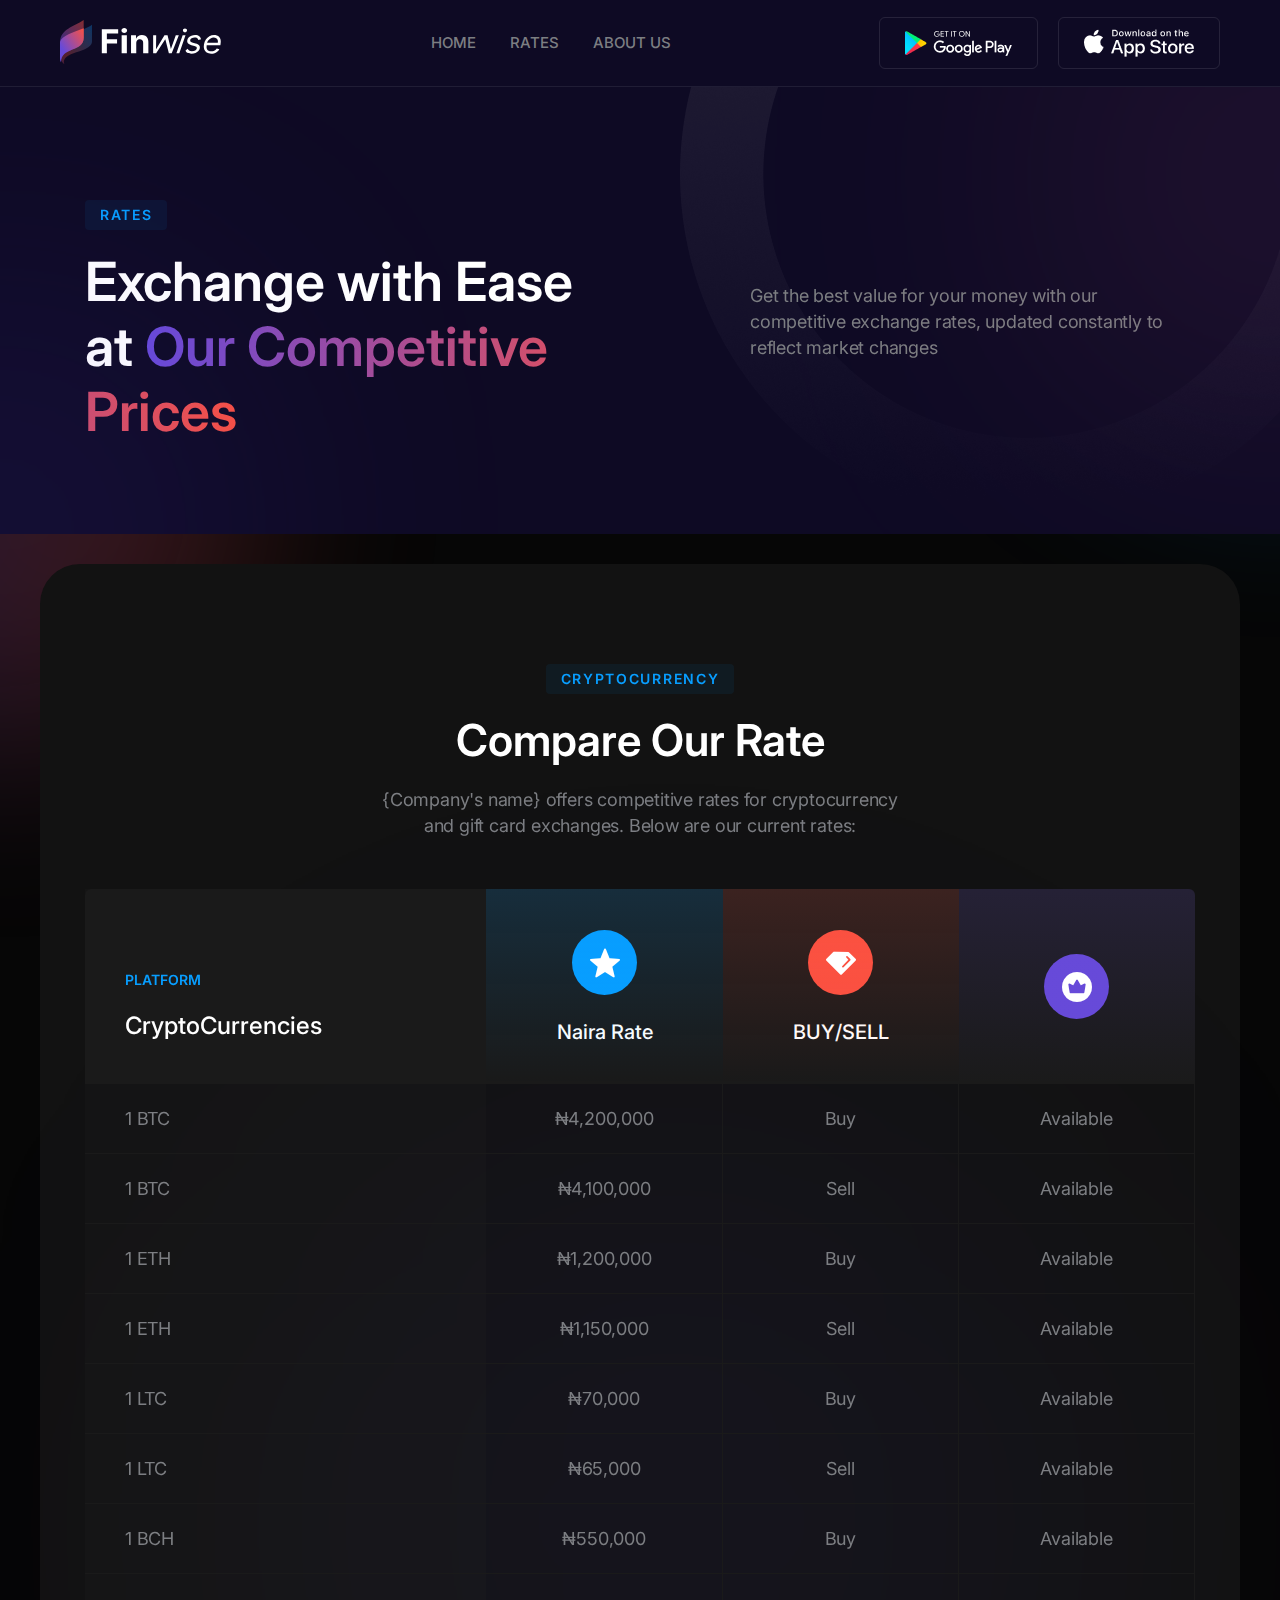
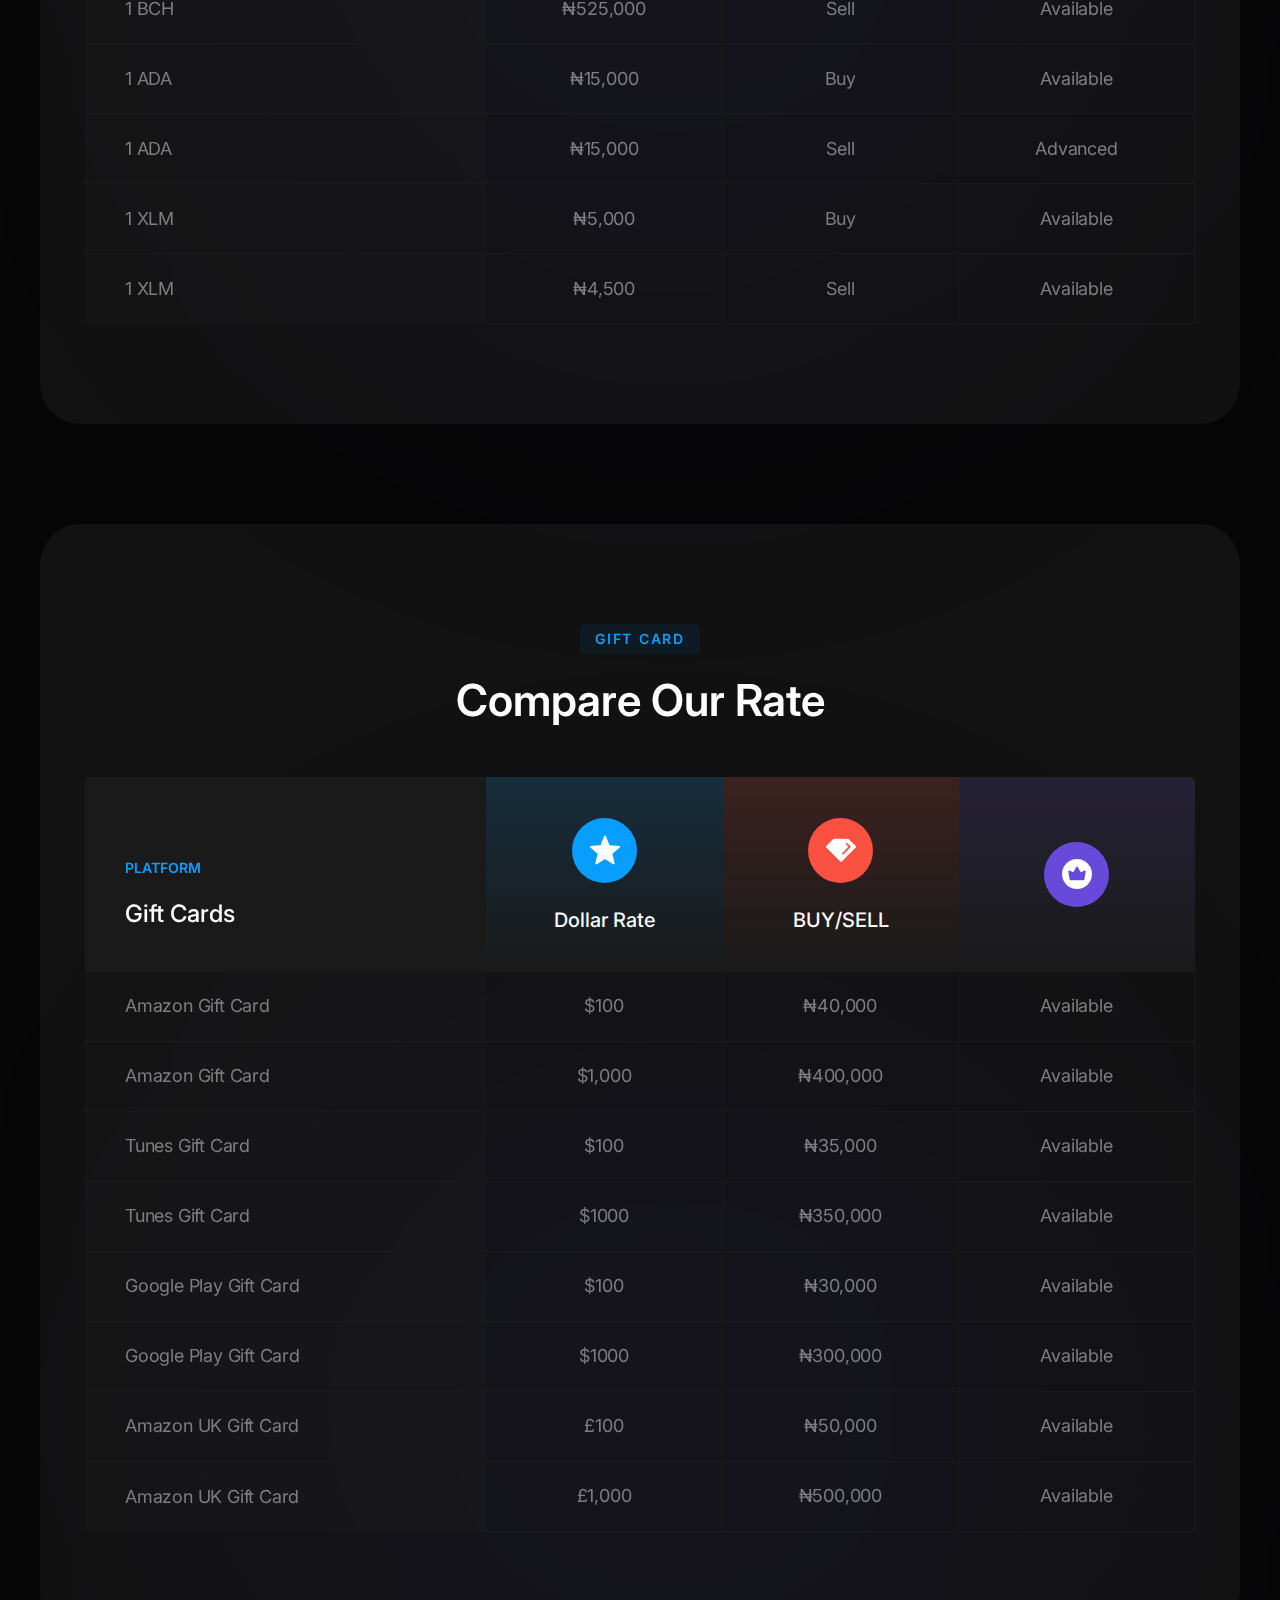
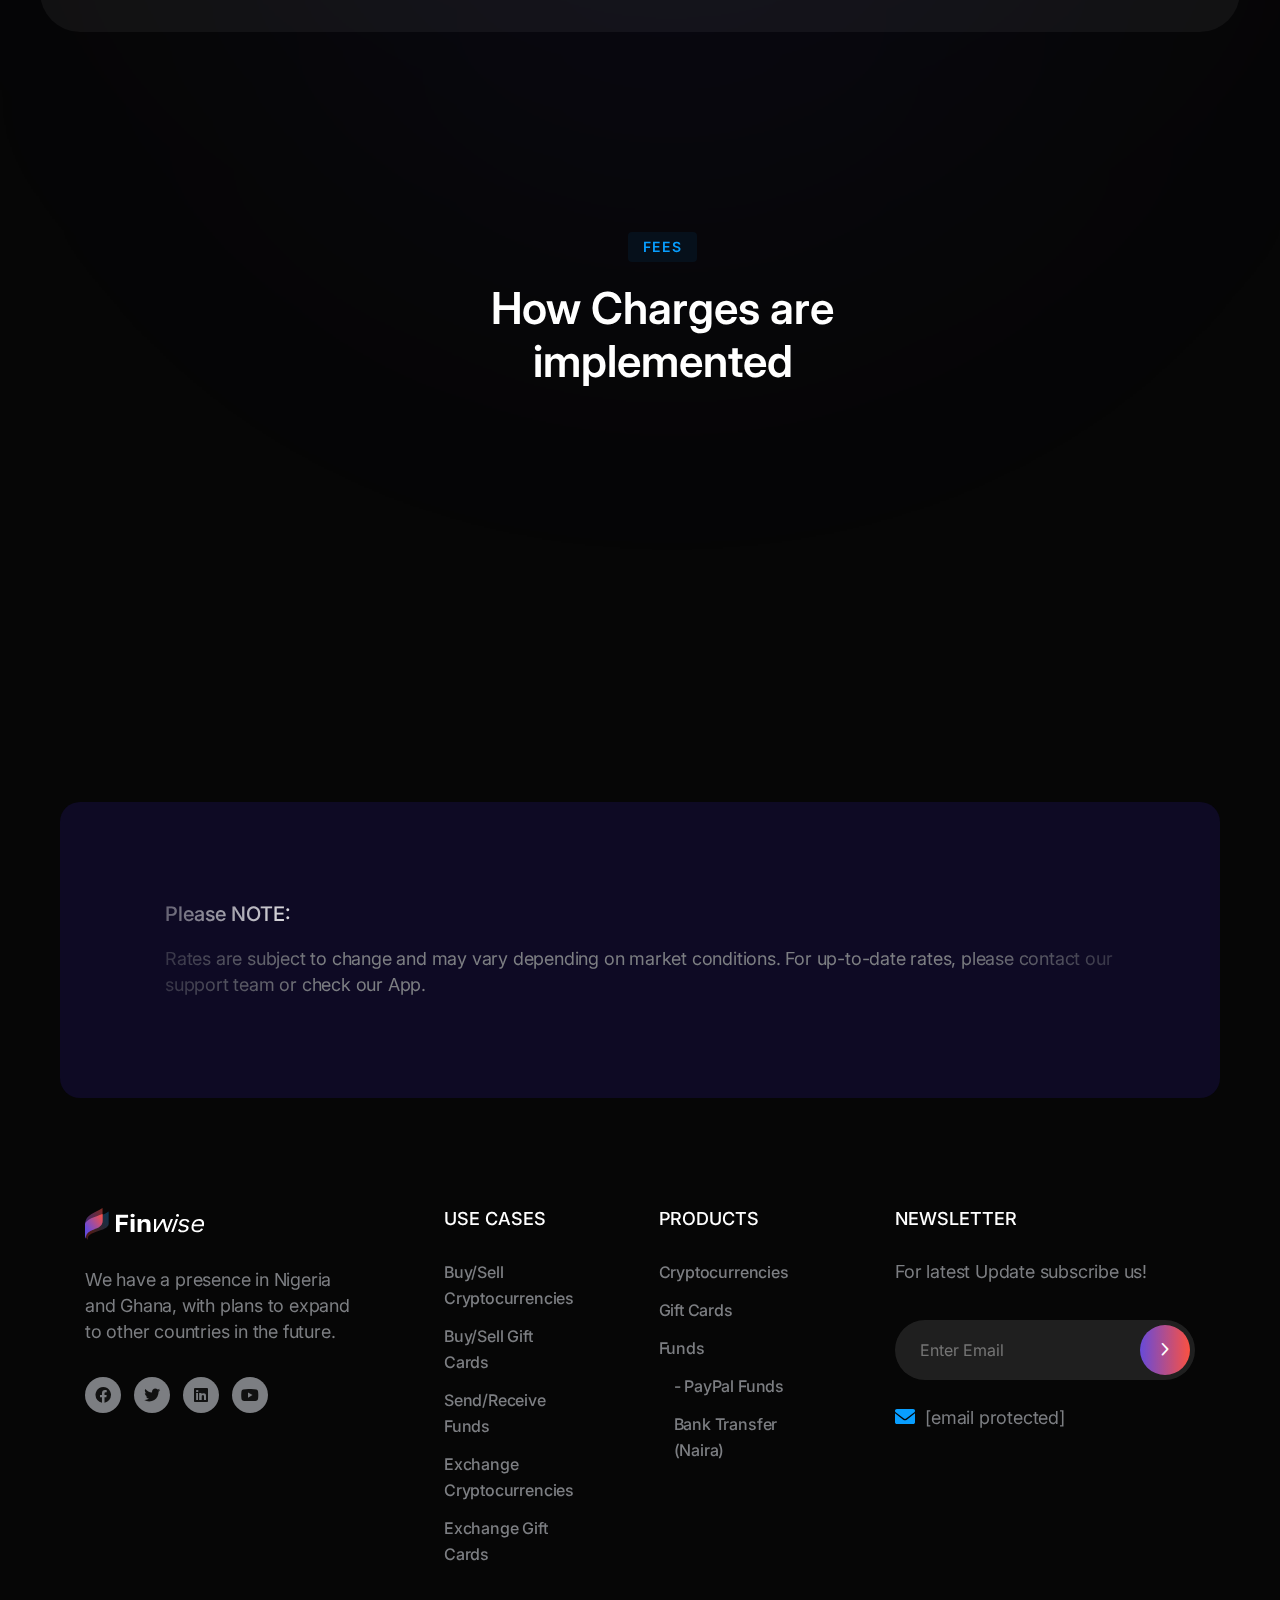
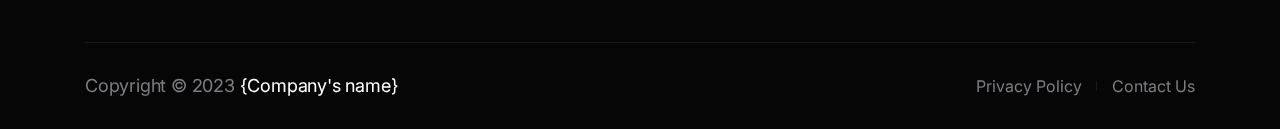
<file: rates.html>
<!doctype html>
<html class="no-js" lang="zxx">


<!-- Mirrored from html.bdevs.net/finwise-prev/pricing.html by HTTrack Website Copier/3.x [XR&CO'2014], Fri, 07 Jun 2024 18:25:57 GMT -->
<head>
    <meta charset="utf-8">
    <meta http-equiv="x-ua-compatible" content="ie=edge">
    <title>Finwise - Online Banking & Finance HTML5 Template</title>
    <meta name="description" content="">
    <meta name="viewport" content="width=device-width, initial-scale=1">
    <!-- Place favicon.ico in the root directory -->
    <link rel="shortcut icon" type="image/x-icon" href="assets/imgs/favicon.svg">
    <!-- CSS here -->
    <link rel="stylesheet" href="assets/css/vendor/bootstrap.min.css">
    <link rel="stylesheet" href="assets/css/vendor/animate.min.css">
    <link rel="stylesheet" href="assets/css/plugins/swiper.min.css">
    <link rel="stylesheet" href="assets/css/plugins/slick.css">
    <link rel="stylesheet" href="assets/css/vendor/magnific-popup.css">
    <link rel="stylesheet" href="assets/css/vendor/fontawesome-pro.css">
    <link rel="stylesheet" href="assets/css/vendor/flaticon_finwise.css">
    <link rel="stylesheet" href="assets/css/vendor/spacing.css">
    <link rel="stylesheet" href="assets/css/main.css">
</head>

<body>

    <!--[if lte IE 9]>
      <p class="browserupgrade">You are using an <strong>outdated</strong> browser. Please <a href="https://browsehappy.com/">upgrade your browser</a> to improve your experience and security.</p>
      <![endif]-->

    <!-- Preloder start -->
    <div id="preloader">
        <div class="sk-three-bounce">
            <div class="sk-child sk-bounce1"></div>
            <div class="sk-child sk-bounce2"></div>
            <div class="sk-child sk-bounce3"></div>
        </div>
    </div>
    <!-- Preloder start -->

    <!-- Backtotop start -->
    <div class="backtotop-wrap cursor-pointer ">
        <svg class="backtotop-circle svg-content" width="100%" height="100%" viewBox="-1 -1 102 102">
            <path d="M50,1 a49,49 0 0,1 0,98 a49,49 0 0,1 0,-98" />
        </svg>
    </div>
    <!-- Backtotop end -->

    <!-- Offcanvas area start -->
    <div class="fix">
        <div class="offcanvas__area">
            <div class="offcanvas__wrapper">
                <div class="offcanvas__content">
                    <div class="offcanvas__top d-flex justify-content-between align-items-center">
                        <div class="offcanvas__logo">
                            <a href="index.html">
                                <img src="assets/imgs/logo/logo-white.svg" alt="logo not found">
                            </a>
                        </div>
                        <div class="offcanvas__close">
                            <button class="offcanvas-close-icon animation--flip">
                                <span class="offcanvas-m-lines">
                              <span class="offcanvas-m-line line--1"></span><span class="offcanvas-m-line line--2"></span><span class="offcanvas-m-line line--3"></span>
                                </span>
                            </button>
                        </div>
                    </div>
                    <div class="mobile-menu fix"></div>
                    <div class="offcanvas__social">
                        <h3 class="offcanvas__title mb-20">Subscribe & Follow</h3>
                        <ul>
                            <li><a href="#"><i class="fab fa-facebook-f"></i></a></li>
                            <li><a href="#"><i class="fab fa-twitter"></i></a></li>
                            <li><a href="#"><i class="fab fa-youtube"></i></a></li>
                            <li><a href="#"><i class="fab fa-linkedin"></i></a></li>
                        </ul>
                    </div>
                    <div class="offcanvas__btn">
                        <div class="header__btn-wrap">
                            <a class="app__download" href="#">
                                <img src="assets/imgs/app/play-store.png" alt="image not found">
                            </a>
                            <a class="app__download" href="#">
                                <img src="assets/imgs/app/apple-store.png" alt="image not found">
                            </a>
                        </div>
                    </div>
                </div>
            </div>
        </div>
    </div>
    <div class="offcanvas__overlay"></div>
    <div class="offcanvas__overlay-white"></div>
    <!-- Offcanvas area start -->

    <!-- Header area start -->
    <header>
        <div id="header-sticky" class="header__area header-transparent header-common">
            <div class="container">
                <div class="mega__menu-wrapper p-relative">
                    <div class="header__main">
                        <div class="header__left">
                            <div class="header__logo">
                                <a href="index.html">
                                    <img src="assets/imgs/logo/logo-white.svg" alt="logo not found">
                                </a>
                            </div>
                        </div>
                        <div class="header__middle">
                            <div class="mean__menu-wrapper d-none d-lg-block">
                                <div class="main-menu">
                                    <div class="main-menu">
                                        <nav id="mobile-menu">
                                            <ul>
                                                <li class="has- has-mega-menu">
                                                    <a href="index.html">Home</a>
                                                </li>
                                                <li class="has-mega-menu">
                                                    <a href="rates.html">Rates</a>
                                                </li>
                                                <li class="has-mega-menu">
                                                    <a href="about.html">About Us</a>
                                                </li>
                                            </ul>
                                        </nav>
                                    </div>
                                </div>
                            </div>
                        </div>
                        <div class="header__right">
                            <div class="header__action d-flex align-items-center">
                                <div class="header__btn-wrap d-none d-xl-inline-flex">
                                        <a class="app__download" href="#">
                                            <img src="assets/imgs/app/play-store.png" alt="image not found">
                                        </a>
                                        <a class="app__download" href="#">
                                            <img src="assets/imgs/app/apple-store.png" alt="image not found">
                                        </a>
                                </div>
                                <div class="header__hamburger ml-20 d-xl-none">
                                    <div class="sidebar__toggle">
                                        <a class="bar-icon" href="avascript:void(0)">
                                            <span></span>
                                            <span></span>
                                            <span></span>
                                        </a>
                                    </div>
                                </div>
                                <!-- for wp -->
                                <div class="header__hamburger ml-20 d-none">
                                    <button type="button" class="hamburger-btn offcanvas-open-btn">
                                        <span>01</span>
                                        <span>01</span>
                                        <span>01</span>
                                    </button>
                                </div>
                            </div>
                        </div>
                    </div>
                </div>
            </div>
        </div>
    </header>
    <!-- Header area end -->

    <!-- Body glow start -->
    <div class="glow__area">
        <div class="body__color-glow"></div>
        <div class="body__color-glow glow-2"></div>
    </div>
    <!-- Body glow end -->

    <!-- Body main wrapper start -->
    <main>

        <!-- Breadcrumb area start  -->
        <div class="breadcrumb__area breadcrumb-space theme-bg-1 valign p-relative z-index-11 fix">
            <div class="breadcrumb__glow">
                <div class="glow-1"></div>
                <div class="glow-2"></div>
            </div>
            <div class="round__shape">
                <img src="assets/imgs/shapes/cercle.png" alt="image not found">
            </div>
            <div class="container">
                <div class="row gy-50 align-items-center justify-content-between">
                    <div class="col-xxl-6 col-xl-6 col-lg-6">
                        <div class="breadcrumb__title-wraper">
                            <span class="section__subtitle-7 mb-20">Rates</span>
                            <h2 class="breadcrumb__title">Exchange with Ease at 
                                <span class="gradient-text-3">Our Competitive Prices</span></h2>
                        </div>
                    </div>
                    <div class="col-xxl-5 col-xl-5 col-lg-6">
                        <div class="breadcrumb__description">
                            <p class="mb-0">
                                Get the best value for your money with our competitive exchange rates, updated constantly to reflect market changes</p>
                        </div>
                    </div>
                </div>
            </div>
        </div>
        <!-- Breadcrumb area start  -->
<div class="my-5 "></div>
        <!-- Compare Crypto Rate start -->
        <section class="compare__area">
            <div class="compare__inner theme-bg-5 section-is-rounded section-space">
                <div class="container">
                    <div class="row justify-content-center">
                        <div class="col-xxl-5 col-xl-6 col-lg-6">
                            <div class="section__title-wrapper text-center section__title-space">
                                <span class="section__subtitle-7 mb-20">cryptocurrency </span>
                                <h2 class="section__title mb-20">Compare Our Rate</h2>
                                <p>{Company's name} offers competitive rates for cryptocurrency and gift card exchanges. Below are our current rates:</p>
                            </div>
                        </div>
                    </div>
                    <div class="row">
                        <div class="col-xxl-12">
                            <div class="compare__wrapper">
                                <div class="compare__grid p-relative">
                                    <div class="compare__column first">
                                        <div class="compare__top-item">
                                            <div class="compare__top-content">
                                                <span>platform</span>
                                                <h3>CryptoCurrencies </h3>
                                            </div>
                                        </div>
                                        <div class="compare__info is-left">
                                            <div class="compare__info-content">
                                                <p>1 BTC</p>
                                            </div>
                                        </div>
                                        <div class="compare__info is-left">
                                            <div class="compare__info-content">
                                                <p>1 BTC</p>
                                            </div>
                                        </div>
                                        <div class="compare__info is-left">
                                            <div class="compare__info-content">
                                                <p>1 ETH</p>
                                            </div>
                                        </div>
                                        <div class="compare__info is-left">
                                            <div class="compare__info-content">
                                                <p>1 ETH</p>
                                            </div>
                                        </div>
                                        <div class="compare__info is-left">
                                            <div class="compare__info-content">
                                                <p>1 LTC</p>
                                            </div>
                                        </div>
                                        <div class="compare__info is-left">
                                            <div class="compare__info-content">
                                                <p>1 LTC</p>
                                            </div>
                                        </div>
                                        <div class="compare__info is-left">
                                            <div class="compare__info-content">
                                                <p>1 BCH</p>
                                            </div>
                                        </div>
                                        <div class="compare__info is-left">
                                            <div class="compare__info-content">
                                                <p>1 BCH</p>
                                            </div>
                                        </div>
                                        <div class="compare__info is-left">
                                            <div class="compare__info-content">
                                                <p>1 ADA </p>
                                            </div>
                                        </div>
                                        <div class="compare__info is-left">
                                            <div class="compare__info-content">
                                                <p>1 ADA</p>
                                            </div>
                                        </div>
                                        <div class="compare__info is-left">
                                            <div class="compare__info-content">
                                                <p>1 XLM</p>
                                            </div>
                                        </div>
                                        <div class="compare__info is-left">
                                            <div class="compare__info-content">
                                                <p>1 XLM</p>
                                            </div>
                                        </div>
                                    </div>
                                    <div class="compare__column is-star">
                                        <div class="compare__top-item">
                                            <div class="compare__top-icon">
                                                <span><i class="flaticon-star"></i></span>
                                            </div>
                                            <div class="compare__top-title">
                                                <h4>Naira Rate</h4>
                                            </div>
                                        </div>
                                        <div class="compare__info">
                                            <div class="compare__info-content">
                                                <p>₦4,200,000</p>
                                            </div>
                                        </div>
                                        <div class="compare__info">
                                            <div class="compare__info-content">
                                                <p>₦4,100,000</p>
                                            </div>
                                        </div>
                                        <div class="compare__info">
                                            <div class="compare__info-content">
                                                <p>₦1,200,000</p>
                                            </div>
                                        </div>
                                        <div class="compare__info">
                                            <div class="compare__info-content">
                                                <p>₦1,150,000</p>
                                            </div>
                                        </div>
                                        <div class="compare__info">
                                            <div class="compare__info-content">
                                                <p>₦70,000</p>
                                            </div>
                                        </div>
                                        <div class="compare__info">
                                            <div class="compare__info-content">
                                                <p>₦65,000</p>
                                            </div>
                                        </div>
                                        <div class="compare__info">
                                            <div class="compare__info-content">
                                                <p>₦550,000</p>
                                            </div>
                                        </div>
                                        <div class="compare__info">
                                            <div class="compare__info-content">
                                                <p>₦525,000</p>
                                            </div>
                                        </div>
                                        <div class="compare__info">
                                            <div class="compare__info-content">
                                                <p>₦15,000</p>
                                            </div>
                                        </div>
                                        <div class="compare__info">
                                            <div class="compare__info-content">
                                                <p>₦15,000</p>
                                            </div>
                                        </div>
                                        <div class="compare__info">
                                            <div class="compare__info-content">
                                                <p>₦5,000</p>
                                            </div>
                                        </div>
                                        <div class="compare__info">
                                            <div class="compare__info-content">
                                                <p>₦4,500</p>
                                            </div>
                                        </div>
                                    </div>
                                    <div class="compare__column is-premium">
                                        <div class="compare__top-item">
                                            <div class="compare__top-icon">
                                                <span><i class="flaticon-premium"></i></span>
                                            </div>
                                            <div class="compare__top-title">
                                                <h4>BUY/SELL</h4>
                                            </div>
                                        </div>
                                        <div class="compare__info">
                                            <div class="compare__info-content">
                                                <p>Buy</p>
                                            </div>
                                        </div>
                                        <div class="compare__info">
                                            <div class="compare__info-content">
                                                <p>Sell</p>
                                            </div>
                                        </div>
                                        <div class="compare__info">
                                            <div class="compare__info-content">
                                                <p>Buy</p>
                                            </div>
                                        </div>
                                        <div class="compare__info">
                                            <div class="compare__info-content">
                                                <p>Sell</p>
                                            </div>
                                        </div>
                                        <div class="compare__info">
                                            <div class="compare__info-content">
                                                <p>Buy</p>
                                            </div>
                                        </div>
                                        <div class="compare__info">
                                            <div class="compare__info-content">
                                               <p>Sell</p>
                                            </div>
                                        </div>
                                        <div class="compare__info">
                                            <div class="compare__info-content">
                                               <p>Buy</p>
                                            </div>
                                        </div>
                                        <div class="compare__info">
                                            <div class="compare__info-content">
                                                <p>Sell</p>
                                            </div>
                                        </div>
                                        <div class="compare__info">
                                            <div class="compare__info-content">
                                                <p>Buy</p>
                                            </div>
                                        </div>
                                        <div class="compare__info">
                                            <div class="compare__info-content">
                                                <p>Sell</p>
                                            </div>
                                        </div>
                                        <div class="compare__info">
                                            <div class="compare__info-content">
                                                <p>Buy</p>
                                            </div>
                                        </div>
                                        <div class="compare__info">
                                            <div class="compare__info-content">
                                                <p>Sell</p>
                                            </div>
                                        </div>
                                    </div>
                                    <div class="compare__column is-crown">
                                        <div class="compare__top-item">
                                            <div class="compare__top-icon">
                                                <span><i class="flaticon-crown"></i></span>
                                            </div>
                                            <div class="compare__top-title">
                                            </div>
                                        </div>
                                        <div class="compare__info">
                                            <div class="compare__info-content">
                                                <p>Available</p>
                                            </div>
                                        </div>
                                        <div class="compare__info">
                                            <div class="compare__info-content">
                                                <p>Available</p>
                                            </div>
                                        </div>
                                        <div class="compare__info">
                                            <div class="compare__info-content">
                                                <p>Available</p>
                                            </div>
                                        </div>
                                        <div class="compare__info">
                                            <div class="compare__info-content">
                                                <p>Available</p>
                                            </div>
                                        </div>
                                        <div class="compare__info">
                                            <div class="compare__info-content">
                                                <p>Available</p>
                                            </div>
                                        </div>
                                        <div class="compare__info">
                                            <div class="compare__info-content">
                                                <p>Available</p>
                                            </div>
                                        </div>
                                        <div class="compare__info">
                                            <div class="compare__info-content">
                                                <p>Available</p>
                                            </div>
                                        </div>
                                        <div class="compare__info">
                                            <div class="compare__info-content">
                                                <p>Available</p>
                                            </div>
                                        </div>
                                        <div class="compare__info">
                                            <div class="compare__info-content">
                                                <p>Available</p>
                                            </div>
                                        </div>
                                        <div class="compare__info">
                                            <div class="compare__info-content">
                                                <p>Advanced</p>
                                            </div>
                                        </div>
                                        <div class="compare__info">
                                            <div class="compare__info-content">
                                                <p>Available</p>
                                            </div>
                                        </div>
                                        <div class="compare__info">
                                            <div class="compare__info-content">
                                                <p>Available</p>
                                            </div>
                                        </div>
                                    </div>
                                </div>
                            </div>
                        </div>
                    </div>
                </div>
            </div>
        </section>
        <!-- Compare Crypto Rate  end -->
          <!-- Compare Gift card Rate -->
        <section class="compare__area section-space ">
            <div class="compare__inner theme-bg-5 section-is-rounded section-space">
                <div class="container">
                    <div class="row justify-content-center">
                        <div class="col-xxl-5 col-xl-6 col-lg-6">
                            <div class="section__title-wrapper text-center section__title-space">
                                <span class="section__subtitle-7 mb-20">Gift Card</span>
                                <h2 class="section__title mb-20">Compare Our Rate</h2>
                            </div>
                        </div>
                    </div>
                    <div class="row">
                        <div class="col-xxl-12">
                            <div class="compare__wrapper">
                                <div class="compare__grid p-relative">
                                    <!--  -->
                                    <div class="compare__column first">
                                        <div class="compare__top-item">
                                            <div class="compare__top-content">
                                                <span>platform</span>
                                                <h3>Gift Cards<br></h3>
                                            </div>
                                        </div>
                                        <div class="compare__info is-left">
                                            <div class="compare__info-content">
                                                <p>Amazon Gift Card</p>
                                            </div>
                                        </div>
                                        <div class="compare__info is-left">
                                            <div class="compare__info-content">
                                                <p>Amazon Gift Card</p>
                                            </div>
                                        </div>
                                        <div class="compare__info is-left">
                                            <div class="compare__info-content">
                                                <p>Tunes Gift Card</p>
                                            </div>
                                        </div>
                                        <div class="compare__info is-left">
                                            <div class="compare__info-content">
                                                <p>Tunes Gift Card</p>
                                            </div>
                                        </div>
                                        <div class="compare__info is-left">
                                            <div class="compare__info-content">
                                                <p>Google Play Gift Card</p>
                                            </div>
                                        </div>
                                        <div class="compare__info is-left">
                                            <div class="compare__info-content">
                                                <p>Google Play Gift Card</p>
                                            </div>
                                        </div>
                                        <div class="compare__info is-left">
                                            <div class="compare__info-content">
                                                <p>Amazon UK Gift Card</p>
                                            </div>
                                        </div>
                                        <div class="compare__info is-left">
                                            <div class="compare__info-content">
                                                <p>Amazon UK Gift Card</p>
                                            </div>
                                        </div>
                                    </div>
                                    <!--  -->
                                    <div class="compare__column is-star">
                                        <div class="compare__top-item">
                                            <div class="compare__top-icon">
                                                <span><i class="flaticon-star"></i></span>
                                            </div>
                                            <div class="compare__top-title">
                                                <h4>Dollar Rate</h4>
                                            </div>
                                        </div>
                                        <div class="compare__info">
                                            <div class="compare__info-content">
                                                <p> $100</p>
                                            </div>
                                        </div>
                                        <div class="compare__info">
                                            <div class="compare__info-content">
                                                <p> $1,000</p>
                                            </div>
                                        </div>
                                        <div class="compare__info">
                                            <div class="compare__info-content">
                                                <p>$100 
                                                </p>
                                            </div>
                                        </div>
                                        <div class="compare__info">
                                            <div class="compare__info-content">
                                                <p>$1000</p>
                                            </div>
                                        </div>
                                        <div class="compare__info">
                                            <div class="compare__info-content">
                                                <p>$100</p>
                                            </div>
                                        </div>
                                        <div class="compare__info">
                                            <div class="compare__info-content">
                                                <p>$1000</p>
                                            </div>
                                        </div>
                                        <div class="compare__info">
                                            <div class="compare__info-content">
                                                <p>£100</p>
                                            </div>
                                        </div>
                                        <div class="compare__info">
                                            <div class="compare__info-content">
                                                <p>£1,000</p>
                                            </div>
                                        </div>
                                    </div>
                                    <!--  -->
                                    <div class="compare__column is-premium">
                                        <div class="compare__top-item">
                                            <div class="compare__top-icon">
                                                <span><i class="flaticon-premium"></i></span>
                                            </div>
                                            <div class="compare__top-title">
                                                <h4>BUY/SELL  </h4>
                                            </div>
                                        </div>
                                        <div class="compare__info">
                                            <div class="compare__info-content">
                                                <p> ₦40,000</p>
                                            </div>
                                        </div>
                                        <div class="compare__info">
                                            <div class="compare__info-content">
                                                <p>₦400,000</p>
                                            </div>
                                        </div>
                                        <div class="compare__info">
                                            <div class="compare__info-content">
                                                <p>₦35,000</p>
                                            </div>
                                        </div>
                                        <div class="compare__info">
                                            <div class="compare__info-content">
                                                <p>₦350,000</p>
                                            </div>
                                        </div>
                                        <div class="compare__info">
                                            <div class="compare__info-content">
                                                <p>₦30,000</p>
                                            </div>
                                        </div>
                                        <div class="compare__info">
                                            <div class="compare__info-content">
                                               <p>₦300,000</p>
                                            </div>
                                        </div>
                                        <div class="compare__info">
                                            <div class="compare__info-content">
                                               <p> ₦50,000</p>
                                            </div>
                                        </div>
                                        <div class="compare__info">
                                            <div class="compare__info-content">
                                                <p>₦500,000</p>
                                            </div>
                                        </div>
                                    </div>
                                    <!--  -->
                                    <div class="compare__column is-crown">
                                        <div class="compare__top-item">
                                            <div class="compare__top-icon">
                                                <span><i class="flaticon-crown"></i></span>
                                            </div>
                                            <div class="compare__top-title">
                                            </div>
                                        </div>
                                        <div class="compare__info">
                                            <div class="compare__info-content">
                                                <p>Available</p>
                                            </div>
                                        </div>
                                        <div class="compare__info">
                                            <div class="compare__info-content">
                                                <p>Available</p>
                                            </div>
                                        </div>
                                        <div class="compare__info">
                                            <div class="compare__info-content">
                                                <p>Available</p>
                                            </div>
                                        </div>
                                        <div class="compare__info">
                                            <div class="compare__info-content">
                                                <p>Available</p>
                                            </div>
                                        </div>
                                        <div class="compare__info">
                                            <div class="compare__info-content">
                                                <p>Available</p>
                                            </div>
                                        </div>
                                        <div class="compare__info">
                                            <div class="compare__info-content">
                                                <p>Available</p>
                                            </div>
                                        </div>
                                        <div class="compare__info">
                                            <div class="compare__info-content">
                                                <p>Available</p>
                                            </div>
                                        </div>
                                        <div class="compare__info">
                                            <div class="compare__info-content">
                                                <p>Available</p>
                                            </div>
                                        </div>
                                    </div>
                                </div>
                            </div>
                        </div>
                    </div>
                </div>
            </div>
        </section>
        <!-- Compare area end -->

        <!-- Fees start -->
        <section class="why-us__area section-space">
            <div class="container">
                <div class="row justify-content-center">
                    <div class="col-xxl-8 col-xl-6 col-lg-6">
                        <div class="efficient__content">
                            <div class="section__title-wrapper text-center section__title-space">
                                <span class="section__subtitle-7 mb-20">Fees</span>
                                <h2 class="section__title mb-20">How Charges are implemented</h2>
                            </div>
                        </div>
                    </div>
                </div>
                <div class="row gy-50 justify-content-center">
                    <div class="col-xl-3 col-md-6 col-sm-6">
                        <div class="why-us__item text-center wow fadeIn" data-wow-delay=".3s">
                            <div class="why-us__icon">
                                <span><i class="flaticon-settings"></i></span>
                            </div>
                            <div class="why-us__content">
                                <h4>Cryptocurrency Withdrawal Fee:</h4>
                                <p> 1% of withdrawal amount</p>
                            </div>
                        </div>
                    </div>
                    <div class="col-xl-3 col-md-6 col-sm-6">
                        <div class="why-us__item text-center is-mainly-red wow fadeIn" data-wow-delay=".3s">
                            <div class="why-us__icon">
                                <span><i class="flaticon-credit-card-1"></i></span>
                            </div>
                            <div class="why-us__content">
                                <h4>Gift Card Withdrawal Fee:</h4>
                                <p>
                                    2% of withdrawal amount
                                    </p>
                            </div>
                        </div>
                    </div>
                    <div class="col-xl-3 col-md-6 col-sm-6">
                        <div class="why-us__item text-center is-mainly-pink wow fadeIn" data-wow-delay=".3s">
                            <div class="why-us__icon">
                                <span><i class="flaticon-lender"></i></span>
                            </div>
                            <div class="why-us__content">
                                <h4>PayPal Withdrawal Fee: </h4>
                                <p>3% of withdrawal amount
                                </p>
                            </div>
                        </div>
                    </div>
                </div>
            </div>
        </section>
        <!-- Fees end -->

        <!-- Brand area start -->
        <div class="brand__area-6 theme-bg-1 section-rounded-60 section-space">
            <div class="container">
                <div class="swiper brnad__active px-5">
                    <div class="why-us__content px-5 mx-5">
                        <h4>Please NOTE: </h4>
                        <p>Rates are subject to change and may vary depending on market conditions. For up-to-date rates, please contact our support team or check our App.</p>
                    </div>
                </div>
            </div>
        </div>
        <!-- Brand area end -->

    </main>
    <!-- Body main wrapper end -->

    <!-- Footer area start -->
    <footer>
        <section class="footer__area-common">
            <div class="container">
                <div class="footer__main">
                    <div class="footer__grid">
                        <div class="footer__widget">
                            <div class="footer__logo mb-25">
                                <a href="index.html">
                                    <img src="assets/imgs/logo/logo-white.svg" alt="logo not found">
                                </a>
                            </div>
                            <div class="footer__content">
                                <p>We have a presence in Nigeria and Ghana, with plans to expand to other countries in the future.
                                </p>
                                <div class="footer__social">
                                    <a href="#"><i class="fa-brands fa-facebook"></i></a>
                                    <a href="#"><i class="fa-brands fa-twitter"></i></a>
                                    <a href="#"><i class="fa-brands fa-linkedin"></i></a>
                                    <a href="#"><i class="fa-brands fa-youtube"></i></a>
                                </div>
                            </div>
                        </div>
                        <div class="footer__widget">
                            <div class="footer__widget-title">
                                <h5>Use Cases</h5>
                            </div>
                            <div class="footer__link">
                                <ul>
                                    <li><a href="rates.html">Buy/Sell Cryptocurrencies
                                    </a></li>
                                    <li><a href="rates.html">Buy/Sell Gift Cards
                                    </a></li>
                                    <li><a href="rates.html">Send/Receive Funds
                                    </a></li>
                                    <li><a href="rates.html">Exchange Cryptocurrencies
                                    </a></li>
                                    <li><a href="rates.html">Exchange Gift Cards
                                    </a></li>
                                </ul>
                            </div>
                        </div>
                        <div class="footer__widget">
                            <div class="footer__widget-title">
                                <h5>Products</h5>
                            </div>
                            <div class="footer__link">
                                <ul>
                                    <li><a href="#">Cryptocurrencies </a></li>
                                    <li><a href="#">Gift Cards</a></li>
                                    <li><a href="#">Funds</a>
                                    </li>
                                    <li>
                                        <ul class="ms-4">
                                            <li><a href="#">- PayPal Funds
                                            </a></li>
                                            <li><a href="#">Bank Transfer (Naira)</a></li>
                                        </ul>
                                    </li>
                                </ul>
                            </div>
                        </div>
                        <div class="footer__widget">
                            <div class="footer__widget-title">
                                <h5>Newsletter</h5>
                            </div>
                            <div class="footer__newsletter">
                                <p>For latest Update subscribe us!</p>
                                <form action="https://html.bdevs.net/finwise-prev/assets/mail.php" method="POST">
                                    <div class="footer__newsletter-from mb-25">
                                        <div class="footer__newsletter-input p-relative">
                                            <input type="text" placeholder="Enter Email">
                                            <button class="footer__round-btn" type="submit"><i class="fa-regular fa-angle-right"></i></button>
                                        </div>
                                    </div>
                                </form>
                            </div>
                            <div class="footer__short-info">
                                <div class="info-icon">
                                    <span><i class="fa-solid fa-envelope"></i></span>
                                </div>
                                <div class="info-content">
                                    <p><a href="https://html.bdevs.net/cdn-cgi/l/email-protection#335b565f5f5c73555a5d445a40561d505c5e"><span class="__cf_email__" data-cfemail="d5bdb0b9b9ba95b3bcbba2bca6b0fbb6bab8">[email&#160;protected]</span></a></p>
                                </div>
                            </div>
                        </div>
                    </div>
                </div>
                <div class="footer__bottom">
                    <div class="footer__copyright">
                        <p>Copyright © 2023 <a href="#">{Company's name}</a></p>
                    </div>
                    <div class="footer__conditions">
                        <ul>
                            <li><a href="#">Privacy Policy</a></li>
                            <li><a href="#">Contact Us</a></li>
                        </ul>
                    </div>
                </div>
            </div>
        </section>
    </footer>
    <!-- Footer area end -->

    <!-- JS here -->
    <script data-cfasync="false" src="https://html.bdevs.net/cdn-cgi/scripts/5c5dd728/cloudflare-static/email-decode.min.js"></script><script src="assets/js/vendor/jquery-3.6.0.min.js"></script>
    <script src="assets/js/plugins/waypoints.min.js"></script>
    <script src="assets/js/vendor/bootstrap.bundle.min.js"></script>
    <script src="assets/js/plugins/meanmenu.min.js"></script>
    <script src="assets/js/plugins/swiper.min.js"></script>
    <script src="assets/js/plugins/slick.min.js"></script>
    <script src="assets/js/plugins/wow.js"></script>
    <script src="assets/js/vendor/magnific-popup.min.js"></script>
    <script src="assets/js/vendor/type.js"></script>
    <script src="assets/js/plugins/counterup.js"></script>
    <script src="assets/js/plugins/nice-select.min.js"></script>
    <script src="assets/js/vendor/jquery-ui.min.js"></script>
    <script src="assets/js/plugins/parallax-scroll.js"></script>
    <script src="assets/js/vendor/ajax-form.js"></script>
    <script src="assets/js/main.js"></script>
</body>


<!-- Mirrored from html.bdevs.net/finwise-prev/pricing.html by HTTrack Website Copier/3.x [XR&CO'2014], Fri, 07 Jun 2024 18:25:57 GMT -->
</html>
</file>
<file: assets/css/vendor/flaticon_finwise.css>
@font-face {
    font-family: "flaticon_finwise";
    src: url("../../fonts/flaticon_finwisee77e.ttf?87ff5777ece29a60d6fb6f845dd613e5") format("truetype"),
url("../../fonts/flaticon_finwisee77e.woff?87ff5777ece29a60d6fb6f845dd613e5") format("woff"),
url("../../fonts/flaticon_finwisee77e.woff2?87ff5777ece29a60d6fb6f845dd613e5") format("woff2"),
url("../../fonts/flaticon_finwisee77e.eot?87ff5777ece29a60d6fb6f845dd613e5#iefix") format("embedded-opentype"),
url("../../fonts/flaticon_finwisee77e.svg?87ff5777ece29a60d6fb6f845dd613e5#flaticon_finwise") format("svg");
}

i[class^="flaticon-"]:before, i[class*=" flaticon-"]:before {
    font-family: flaticon_finwise !important;
    font-style: normal;
    font-weight: normal !important;
    font-variant: normal;
    text-transform: none;
    line-height: 1;
    -webkit-font-smoothing: antialiased;
    -moz-osx-font-smoothing: grayscale;
}

.flaticon-credit-card:before {
    content: "\f101";
}
.flaticon-support:before {
    content: "\f102";
}
.flaticon-help:before {
    content: "\f103";
}
.flaticon-donation:before {
    content: "\f104";
}
.flaticon-shield:before {
    content: "\f105";
}
.flaticon-wallet:before {
    content: "\f106";
}
.flaticon-play-button:before {
    content: "\f107";
}
.flaticon-team:before {
    content: "\f108";
}
.flaticon-exchange:before {
    content: "\f109";
}
.flaticon-payment-gateway:before {
    content: "\f10a";
}
.flaticon-payment-method:before {
    content: "\f10b";
}
.flaticon-currency:before {
    content: "\f10c";
}
.flaticon-currency-1:before {
    content: "\f10d";
}
.flaticon-money:before {
    content: "\f10e";
}
.flaticon-worldwide:before {
    content: "\f10f";
}
.flaticon-payment-method-1:before {
    content: "\f110";
}
.flaticon-cyber-security:before {
    content: "\f111";
}
.flaticon-wallet-1:before {
    content: "\f112";
}
.flaticon-double-quotes:before {
    content: "\f113";
}
.flaticon-facebook:before {
    content: "\f114";
}
.flaticon-linkedin:before {
    content: "\f115";
}
.flaticon-twitter:before {
    content: "\f116";
}
.flaticon-calendar:before {
    content: "\f117";
}
.flaticon-briefcase:before {
    content: "\f118";
}
.flaticon-financial:before {
    content: "\f119";
}
.flaticon-chat:before {
    content: "\f11a";
}
.flaticon-location-pin:before {
    content: "\f11b";
}
.flaticon-email:before {
    content: "\f11c";
}
.flaticon-phone-receiver-silhouette:before {
    content: "\f11d";
}
.flaticon-umbrella:before {
    content: "\f11e";
}
.flaticon-checked:before {
    content: "\f11f";
}
.flaticon-benefits:before {
    content: "\f120";
}
.flaticon-play:before {
    content: "\f121";
}
.flaticon-health-insurance:before {
    content: "\f122";
}
.flaticon-health-insurance-1:before {
    content: "\f123";
}
.flaticon-mortgage:before {
    content: "\f124";
}
.flaticon-arrow:before {
    content: "\f125";
}
.flaticon-email-1:before {
    content: "\f126";
}
.flaticon-email-2:before {
    content: "\f127";
}
.flaticon-mail-inbox-app:before {
    content: "\f128";
}
.flaticon-subscription-model:before {
    content: "\f129";
}
.flaticon-bitcoin-wallet:before {
    content: "\f12a";
}
.flaticon-processing:before {
    content: "\f12b";
}
.flaticon-calculator:before {
    content: "\f12c";
}
.flaticon-invoice:before {
    content: "\f12d";
}
.flaticon-accounting:before {
    content: "\f12e";
}
.flaticon-contribute:before {
    content: "\f12f";
}
.flaticon-tax:before {
    content: "\f130";
}
.flaticon-roundabout:before {
    content: "\f131";
}
.flaticon-three-arrows:before {
    content: "\f132";
}
.flaticon-gear:before {
    content: "\f133";
}
.flaticon-settings:before {
    content: "\f134";
}
.flaticon-credit-card-1:before {
    content: "\f135";
}
.flaticon-lender:before {
    content: "\f136";
}
.flaticon-shield-1:before {
    content: "\f137";
}
.flaticon-gift:before {
    content: "\f138";
}
.flaticon-save-money:before {
    content: "\f139";
}
.flaticon-technical-support:before {
    content: "\f13a";
}
.flaticon-fair-trade:before {
    content: "\f13b";
}
.flaticon-badge:before {
    content: "\f13c";
}
.flaticon-growth:before {
    content: "\f13d";
}
.flaticon-double-tap:before {
    content: "\f13e";
}
.flaticon-gear-1:before {
    content: "\f13f";
}
.flaticon-web-design:before {
    content: "\f140";
}
.flaticon-subscribe:before {
    content: "\f141";
}
.flaticon-shopping-bag:before {
    content: "\f142";
}
.flaticon-crown:before {
    content: "\f143";
}
.flaticon-star:before {
    content: "\f144";
}
.flaticon-premium:before {
    content: "\f145";
}
.flaticon-instagram:before {
    content: "\f146";
}
</file>
<file: assets/css/vendor/spacing.css>
.mt-5{margin-top:5px !important}.mt-10{margin-top:10px}.mt-15{margin-top:15px}.mt-20{margin-top:20px}.mt-25{margin-top:25px}.mt-30{margin-top:30px}.mt-35{margin-top:35px}.mt-40{margin-top:40px}.mt-45{margin-top:45px}.mt-50{margin-top:50px}.mt-55{margin-top:55px}.mt-60{margin-top:60px}.mt-65{margin-top:65px}.mt-70{margin-top:70px}.mt-75{margin-top:75px}.mt-80{margin-top:80px}.mt-85{margin-top:85px}.mt-90{margin-top:90px}.mt-95{margin-top:95px}.mt-100{margin-top:100px}.mt-105{margin-top:105px}.mt-110{margin-top:110px}.mt-115{margin-top:115px}.mt-120{margin-top:120px}.mt-125{margin-top:125px}.mt-130{margin-top:130px}.mt-135{margin-top:135px}.mt-140{margin-top:140px}.mt-145{margin-top:145px}.mt-150{margin-top:150px}.mt-155{margin-top:155px}.mt-160{margin-top:160px}.mt-165{margin-top:165px}.mt-170{margin-top:170px}.mt-175{margin-top:175px}.mt-180{margin-top:180px}.mt-185{margin-top:185px}.mt-190{margin-top:190px}.mt-195{margin-top:195px}.mt-200{margin-top:200px}.mb-5{margin-bottom:5px !important}.mb-10{margin-bottom:10px}.mb-15{margin-bottom:15px}.mb-20{margin-bottom:20px}.mb-25{margin-bottom:25px}.mb-30{margin-bottom:30px}.mb-35{margin-bottom:35px}.mb-40{margin-bottom:40px}.mb-45{margin-bottom:45px}.mb-50{margin-bottom:50px}.mb-55{margin-bottom:55px}.mb-60{margin-bottom:60px}.mb-65{margin-bottom:65px}.mb-70{margin-bottom:70px}.mb-75{margin-bottom:75px}.mb-80{margin-bottom:80px}.mb-85{margin-bottom:85px}.mb-90{margin-bottom:90px}.mb-95{margin-bottom:95px}.mb-100{margin-bottom:100px}.mb-105{margin-bottom:105px}.mb-110{margin-bottom:110px}.mb-115{margin-bottom:115px}.mb-120{margin-bottom:120px}.mb-125{margin-bottom:125px}.mb-130{margin-bottom:130px}.mb-135{margin-bottom:135px}.mb-140{margin-bottom:140px}.mb-145{margin-bottom:145px}.mb-150{margin-bottom:150px}.mb-155{margin-bottom:155px}.mb-160{margin-bottom:160px}.mb-165{margin-bottom:165px}.mb-170{margin-bottom:170px}.mb-175{margin-bottom:175px}.mb-180{margin-bottom:180px}.mb-185{margin-bottom:185px}.mb-190{margin-bottom:190px}.mb-195{margin-bottom:195px}.mb-200{margin-bottom:200px}.ml-5{-webkit-margin-start:5px;-moz-margin-start:5px;margin-inline-start:5px}.ml-10{-webkit-margin-start:10px;-moz-margin-start:10px;margin-inline-start:10px}.ml-15{-webkit-margin-start:15px;-moz-margin-start:15px;margin-inline-start:15px}.ml-20{-webkit-margin-start:20px;-moz-margin-start:20px;margin-inline-start:20px}.ml-25{-webkit-margin-start:25px;-moz-margin-start:25px;margin-inline-start:25px}.ml-30{-webkit-margin-start:30px;-moz-margin-start:30px;margin-inline-start:30px}.ml-35{-webkit-margin-start:35px;-moz-margin-start:35px;margin-inline-start:35px}.ml-40{-webkit-margin-start:40px;-moz-margin-start:40px;margin-inline-start:40px}.ml-45{-webkit-margin-start:45px;-moz-margin-start:45px;margin-inline-start:45px}.ml-50{-webkit-margin-start:50px;-moz-margin-start:50px;margin-inline-start:50px}.ml-55{-webkit-margin-start:55px;-moz-margin-start:55px;margin-inline-start:55px}.ml-60{-webkit-margin-start:60px;-moz-margin-start:60px;margin-inline-start:60px}.ml-65{-webkit-margin-start:65px;-moz-margin-start:65px;margin-inline-start:65px}.ml-70{-webkit-margin-start:70px;-moz-margin-start:70px;margin-inline-start:70px}.ml-75{-webkit-margin-start:75px;-moz-margin-start:75px;margin-inline-start:75px}.ml-80{-webkit-margin-start:80px;-moz-margin-start:80px;margin-inline-start:80px}.ml-85{-webkit-margin-start:85px;-moz-margin-start:85px;margin-inline-start:85px}.ml-90{-webkit-margin-start:90px;-moz-margin-start:90px;margin-inline-start:90px}.ml-95{-webkit-margin-start:95px;-moz-margin-start:95px;margin-inline-start:95px}.ml-100{-webkit-margin-start:100px;-moz-margin-start:100px;margin-inline-start:100px}.ml-105{-webkit-margin-start:105px;-moz-margin-start:105px;margin-inline-start:105px}.ml-110{-webkit-margin-start:110px;-moz-margin-start:110px;margin-inline-start:110px}.ml-115{-webkit-margin-start:115px;-moz-margin-start:115px;margin-inline-start:115px}.ml-120{-webkit-margin-start:120px;-moz-margin-start:120px;margin-inline-start:120px}.ml-125{-webkit-margin-start:125px;-moz-margin-start:125px;margin-inline-start:125px}.ml-130{-webkit-margin-start:130px;-moz-margin-start:130px;margin-inline-start:130px}.ml-135{-webkit-margin-start:135px;-moz-margin-start:135px;margin-inline-start:135px}.ml-140{-webkit-margin-start:140px;-moz-margin-start:140px;margin-inline-start:140px}.ml-145{-webkit-margin-start:145px;-moz-margin-start:145px;margin-inline-start:145px}.ml-150{-webkit-margin-start:150px;-moz-margin-start:150px;margin-inline-start:150px}.ml-155{-webkit-margin-start:155px;-moz-margin-start:155px;margin-inline-start:155px}.ml-160{-webkit-margin-start:160px;-moz-margin-start:160px;margin-inline-start:160px}.ml-165{-webkit-margin-start:165px;-moz-margin-start:165px;margin-inline-start:165px}.ml-170{-webkit-margin-start:170px;-moz-margin-start:170px;margin-inline-start:170px}.ml-175{-webkit-margin-start:175px;-moz-margin-start:175px;margin-inline-start:175px}.ml-180{-webkit-margin-start:180px;-moz-margin-start:180px;margin-inline-start:180px}.ml-185{-webkit-margin-start:185px;-moz-margin-start:185px;margin-inline-start:185px}.ml-190{-webkit-margin-start:190px;-moz-margin-start:190px;margin-inline-start:190px}.ml-195{-webkit-margin-start:195px;-moz-margin-start:195px;margin-inline-start:195px}.ml-200{-webkit-margin-start:200px;-moz-margin-start:200px;margin-inline-start:200px}.mr-5{-webkit-margin-end:5px;-moz-margin-end:5px;margin-inline-end:5px}.mr-10{-webkit-margin-end:10px;-moz-margin-end:10px;margin-inline-end:10px}.mr-15{-webkit-margin-end:15px;-moz-margin-end:15px;margin-inline-end:15px}.mr-20{-webkit-margin-end:20px;-moz-margin-end:20px;margin-inline-end:20px}.mr-25{-webkit-margin-end:25px;-moz-margin-end:25px;margin-inline-end:25px}.mr-30{-webkit-margin-end:30px;-moz-margin-end:30px;margin-inline-end:30px}.mr-35{-webkit-margin-end:35px;-moz-margin-end:35px;margin-inline-end:35px}.mr-40{-webkit-margin-end:40px;-moz-margin-end:40px;margin-inline-end:40px}.mr-45{-webkit-margin-end:45px;-moz-margin-end:45px;margin-inline-end:45px}.mr-50{-webkit-margin-end:50px;-moz-margin-end:50px;margin-inline-end:50px}.mr-55{-webkit-margin-end:55px;-moz-margin-end:55px;margin-inline-end:55px}.mr-60{-webkit-margin-end:60px;-moz-margin-end:60px;margin-inline-end:60px}.mr-65{-webkit-margin-end:65px;-moz-margin-end:65px;margin-inline-end:65px}.mr-70{-webkit-margin-end:70px;-moz-margin-end:70px;margin-inline-end:70px}.mr-75{-webkit-margin-end:75px;-moz-margin-end:75px;margin-inline-end:75px}.mr-80{-webkit-margin-end:80px;-moz-margin-end:80px;margin-inline-end:80px}.mr-85{-webkit-margin-end:85px;-moz-margin-end:85px;margin-inline-end:85px}.mr-90{-webkit-margin-end:90px;-moz-margin-end:90px;margin-inline-end:90px}.mr-95{-webkit-margin-end:95px;-moz-margin-end:95px;margin-inline-end:95px}.mr-100{-webkit-margin-end:100px;-moz-margin-end:100px;margin-inline-end:100px}.mr-105{-webkit-margin-end:105px;-moz-margin-end:105px;margin-inline-end:105px}.mr-110{-webkit-margin-end:110px;-moz-margin-end:110px;margin-inline-end:110px}.mr-115{-webkit-margin-end:115px;-moz-margin-end:115px;margin-inline-end:115px}.mr-120{-webkit-margin-end:120px;-moz-margin-end:120px;margin-inline-end:120px}.mr-125{-webkit-margin-end:125px;-moz-margin-end:125px;margin-inline-end:125px}.mr-130{-webkit-margin-end:130px;-moz-margin-end:130px;margin-inline-end:130px}.mr-135{-webkit-margin-end:135px;-moz-margin-end:135px;margin-inline-end:135px}.mr-140{-webkit-margin-end:140px;-moz-margin-end:140px;margin-inline-end:140px}.mr-145{-webkit-margin-end:145px;-moz-margin-end:145px;margin-inline-end:145px}.mr-150{-webkit-margin-end:150px;-moz-margin-end:150px;margin-inline-end:150px}.mr-155{-webkit-margin-end:155px;-moz-margin-end:155px;margin-inline-end:155px}.mr-160{-webkit-margin-end:160px;-moz-margin-end:160px;margin-inline-end:160px}.mr-165{-webkit-margin-end:165px;-moz-margin-end:165px;margin-inline-end:165px}.mr-170{-webkit-margin-end:170px;-moz-margin-end:170px;margin-inline-end:170px}.mr-175{-webkit-margin-end:175px;-moz-margin-end:175px;margin-inline-end:175px}.mr-180{-webkit-margin-end:180px;-moz-margin-end:180px;margin-inline-end:180px}.mr-185{-webkit-margin-end:185px;-moz-margin-end:185px;margin-inline-end:185px}.mr-190{-webkit-margin-end:190px;-moz-margin-end:190px;margin-inline-end:190px}.mr-195{-webkit-margin-end:195px;-moz-margin-end:195px;margin-inline-end:195px}.mr-200{-webkit-margin-end:200px;-moz-margin-end:200px;margin-inline-end:200px}.pt-5{padding-top:5px !important}.pt-10{padding-top:10px}.pt-15{padding-top:15px}.pt-20{padding-top:20px}.pt-25{padding-top:25px}.pt-30{padding-top:30px}.pt-35{padding-top:35px}.pt-40{padding-top:40px}.pt-45{padding-top:45px}.pt-50{padding-top:50px}.pt-55{padding-top:55px}.pt-60{padding-top:60px}.pt-65{padding-top:65px}.pt-70{padding-top:70px}.pt-75{padding-top:75px}.pt-80{padding-top:80px}.pt-85{padding-top:85px}.pt-90{padding-top:90px}.pt-95{padding-top:95px}.pt-100{padding-top:100px}.pt-105{padding-top:105px}.pt-110{padding-top:110px}.pt-115{padding-top:115px}.pt-120{padding-top:120px}.pt-125{padding-top:125px}.pt-130{padding-top:130px}.pt-135{padding-top:135px}.pt-140{padding-top:140px}.pt-145{padding-top:145px}.pt-150{padding-top:150px}.pt-155{padding-top:155px}.pt-160{padding-top:160px}.pt-165{padding-top:165px}.pt-170{padding-top:170px}.pt-175{padding-top:175px}.pt-180{padding-top:180px}.pt-185{padding-top:185px}.pt-190{padding-top:190px}.pt-195{padding-top:195px}.pt-200{padding-top:200px}.pb-5{padding-bottom:5px !important}.pb-10{padding-bottom:10px}.pb-15{padding-bottom:15px}.pb-20{padding-bottom:20px}.pb-25{padding-bottom:25px}.pb-30{padding-bottom:30px}.pb-35{padding-bottom:35px}.pb-40{padding-bottom:40px}.pb-45{padding-bottom:45px}.pb-50{padding-bottom:50px}.pb-55{padding-bottom:55px}.pb-60{padding-bottom:60px}.pb-65{padding-bottom:65px}.pb-70{padding-bottom:70px}.pb-75{padding-bottom:75px}.pb-80{padding-bottom:80px}.pb-85{padding-bottom:85px}.pb-90{padding-bottom:90px}.pb-95{padding-bottom:95px}.pb-100{padding-bottom:100px}.pb-105{padding-bottom:105px}.pb-110{padding-bottom:110px}.pb-115{padding-bottom:115px}.pb-120{padding-bottom:120px}.pb-125{padding-bottom:125px}.pb-130{padding-bottom:130px}.pb-135{padding-bottom:135px}.pb-140{padding-bottom:140px}.pb-145{padding-bottom:145px}.pb-150{padding-bottom:150px}.pb-155{padding-bottom:155px}.pb-160{padding-bottom:160px}.pb-165{padding-bottom:165px}.pb-170{padding-bottom:170px}.pb-175{padding-bottom:175px}.pb-180{padding-bottom:180px}.pb-185{padding-bottom:185px}.pb-190{padding-bottom:190px}.pb-195{padding-bottom:195px}.pb-200{padding-bottom:200px}.pl-5{-webkit-padding-start:5px;-moz-padding-start:5px;padding-inline-start:5px}.pl-10{-webkit-padding-start:10px;-moz-padding-start:10px;padding-inline-start:10px}.pl-15{-webkit-padding-start:15px;-moz-padding-start:15px;padding-inline-start:15px}.pl-20{-webkit-padding-start:20px;-moz-padding-start:20px;padding-inline-start:20px}.pl-25{-webkit-padding-start:25px;-moz-padding-start:25px;padding-inline-start:25px}.pl-30{-webkit-padding-start:30px;-moz-padding-start:30px;padding-inline-start:30px}.pl-35{-webkit-padding-start:35px;-moz-padding-start:35px;padding-inline-start:35px}.pl-40{-webkit-padding-start:40px;-moz-padding-start:40px;padding-inline-start:40px}.pl-45{-webkit-padding-start:45px;-moz-padding-start:45px;padding-inline-start:45px}.pl-50{-webkit-padding-start:50px;-moz-padding-start:50px;padding-inline-start:50px}.pl-55{-webkit-padding-start:55px;-moz-padding-start:55px;padding-inline-start:55px}.pl-60{-webkit-padding-start:60px;-moz-padding-start:60px;padding-inline-start:60px}.pl-65{-webkit-padding-start:65px;-moz-padding-start:65px;padding-inline-start:65px}.pl-70{-webkit-padding-start:70px;-moz-padding-start:70px;padding-inline-start:70px}.pl-75{-webkit-padding-start:75px;-moz-padding-start:75px;padding-inline-start:75px}.pl-80{-webkit-padding-start:80px;-moz-padding-start:80px;padding-inline-start:80px}.pl-85{-webkit-padding-start:85px;-moz-padding-start:85px;padding-inline-start:85px}.pl-90{-webkit-padding-start:90px;-moz-padding-start:90px;padding-inline-start:90px}.pl-95{-webkit-padding-start:95px;-moz-padding-start:95px;padding-inline-start:95px}.pl-100{-webkit-padding-start:100px;-moz-padding-start:100px;padding-inline-start:100px}.pl-105{-webkit-padding-start:105px;-moz-padding-start:105px;padding-inline-start:105px}.pl-110{-webkit-padding-start:110px;-moz-padding-start:110px;padding-inline-start:110px}.pl-115{-webkit-padding-start:115px;-moz-padding-start:115px;padding-inline-start:115px}.pl-120{-webkit-padding-start:120px;-moz-padding-start:120px;padding-inline-start:120px}.pl-125{-webkit-padding-start:125px;-moz-padding-start:125px;padding-inline-start:125px}.pl-130{-webkit-padding-start:130px;-moz-padding-start:130px;padding-inline-start:130px}.pl-135{-webkit-padding-start:135px;-moz-padding-start:135px;padding-inline-start:135px}.pl-140{-webkit-padding-start:140px;-moz-padding-start:140px;padding-inline-start:140px}.pl-145{-webkit-padding-start:145px;-moz-padding-start:145px;padding-inline-start:145px}.pl-150{-webkit-padding-start:150px;-moz-padding-start:150px;padding-inline-start:150px}.pl-155{-webkit-padding-start:155px;-moz-padding-start:155px;padding-inline-start:155px}.pl-160{-webkit-padding-start:160px;-moz-padding-start:160px;padding-inline-start:160px}.pl-165{-webkit-padding-start:165px;-moz-padding-start:165px;padding-inline-start:165px}.pl-170{-webkit-padding-start:170px;-moz-padding-start:170px;padding-inline-start:170px}.pl-175{-webkit-padding-start:175px;-moz-padding-start:175px;padding-inline-start:175px}.pl-180{-webkit-padding-start:180px;-moz-padding-start:180px;padding-inline-start:180px}.pl-185{-webkit-padding-start:185px;-moz-padding-start:185px;padding-inline-start:185px}.pl-190{-webkit-padding-start:190px;-moz-padding-start:190px;padding-inline-start:190px}.pl-195{-webkit-padding-start:195px;-moz-padding-start:195px;padding-inline-start:195px}.pl-200{-webkit-padding-start:200px;-moz-padding-start:200px;padding-inline-start:200px}.pr-5{-webkit-padding-end:5px;-moz-padding-end:5px;padding-inline-end:5px}.pr-10{-webkit-padding-end:10px;-moz-padding-end:10px;padding-inline-end:10px}.pr-15{-webkit-padding-end:15px;-moz-padding-end:15px;padding-inline-end:15px}.pr-20{-webkit-padding-end:20px;-moz-padding-end:20px;padding-inline-end:20px}.pr-25{-webkit-padding-end:25px;-moz-padding-end:25px;padding-inline-end:25px}.pr-30{-webkit-padding-end:30px;-moz-padding-end:30px;padding-inline-end:30px}.pr-35{-webkit-padding-end:35px;-moz-padding-end:35px;padding-inline-end:35px}.pr-40{-webkit-padding-end:40px;-moz-padding-end:40px;padding-inline-end:40px}.pr-45{-webkit-padding-end:45px;-moz-padding-end:45px;padding-inline-end:45px}.pr-50{-webkit-padding-end:50px;-moz-padding-end:50px;padding-inline-end:50px}.pr-55{-webkit-padding-end:55px;-moz-padding-end:55px;padding-inline-end:55px}.pr-60{-webkit-padding-end:60px;-moz-padding-end:60px;padding-inline-end:60px}.pr-65{-webkit-padding-end:65px;-moz-padding-end:65px;padding-inline-end:65px}.pr-70{-webkit-padding-end:70px;-moz-padding-end:70px;padding-inline-end:70px}.pr-75{-webkit-padding-end:75px;-moz-padding-end:75px;padding-inline-end:75px}.pr-80{-webkit-padding-end:80px;-moz-padding-end:80px;padding-inline-end:80px}.pr-85{-webkit-padding-end:85px;-moz-padding-end:85px;padding-inline-end:85px}.pr-90{-webkit-padding-end:90px;-moz-padding-end:90px;padding-inline-end:90px}.pr-95{-webkit-padding-end:95px;-moz-padding-end:95px;padding-inline-end:95px}.pr-100{-webkit-padding-end:100px;-moz-padding-end:100px;padding-inline-end:100px}.pr-105{-webkit-padding-end:105px;-moz-padding-end:105px;padding-inline-end:105px}.pr-110{-webkit-padding-end:110px;-moz-padding-end:110px;padding-inline-end:110px}.pr-115{-webkit-padding-end:115px;-moz-padding-end:115px;padding-inline-end:115px}.pr-120{-webkit-padding-end:120px;-moz-padding-end:120px;padding-inline-end:120px}.pr-125{-webkit-padding-end:125px;-moz-padding-end:125px;padding-inline-end:125px}.pr-130{-webkit-padding-end:130px;-moz-padding-end:130px;padding-inline-end:130px}.pr-135{-webkit-padding-end:135px;-moz-padding-end:135px;padding-inline-end:135px}.pr-140{-webkit-padding-end:140px;-moz-padding-end:140px;padding-inline-end:140px}.pr-145{-webkit-padding-end:145px;-moz-padding-end:145px;padding-inline-end:145px}.pr-150{-webkit-padding-end:150px;-moz-padding-end:150px;padding-inline-end:150px}.pr-155{-webkit-padding-end:155px;-moz-padding-end:155px;padding-inline-end:155px}.pr-160{-webkit-padding-end:160px;-moz-padding-end:160px;padding-inline-end:160px}.pr-165{-webkit-padding-end:165px;-moz-padding-end:165px;padding-inline-end:165px}.pr-170{-webkit-padding-end:170px;-moz-padding-end:170px;padding-inline-end:170px}.pr-175{-webkit-padding-end:175px;-moz-padding-end:175px;padding-inline-end:175px}.pr-180{-webkit-padding-end:180px;-moz-padding-end:180px;padding-inline-end:180px}.pr-185{-webkit-padding-end:185px;-moz-padding-end:185px;padding-inline-end:185px}.pr-190{-webkit-padding-end:190px;-moz-padding-end:190px;padding-inline-end:190px}.pr-195{-webkit-padding-end:195px;-moz-padding-end:195px;padding-inline-end:195px}.pr-200{-webkit-padding-end:200px;-moz-padding-end:200px;padding-inline-end:200px}
</file>
